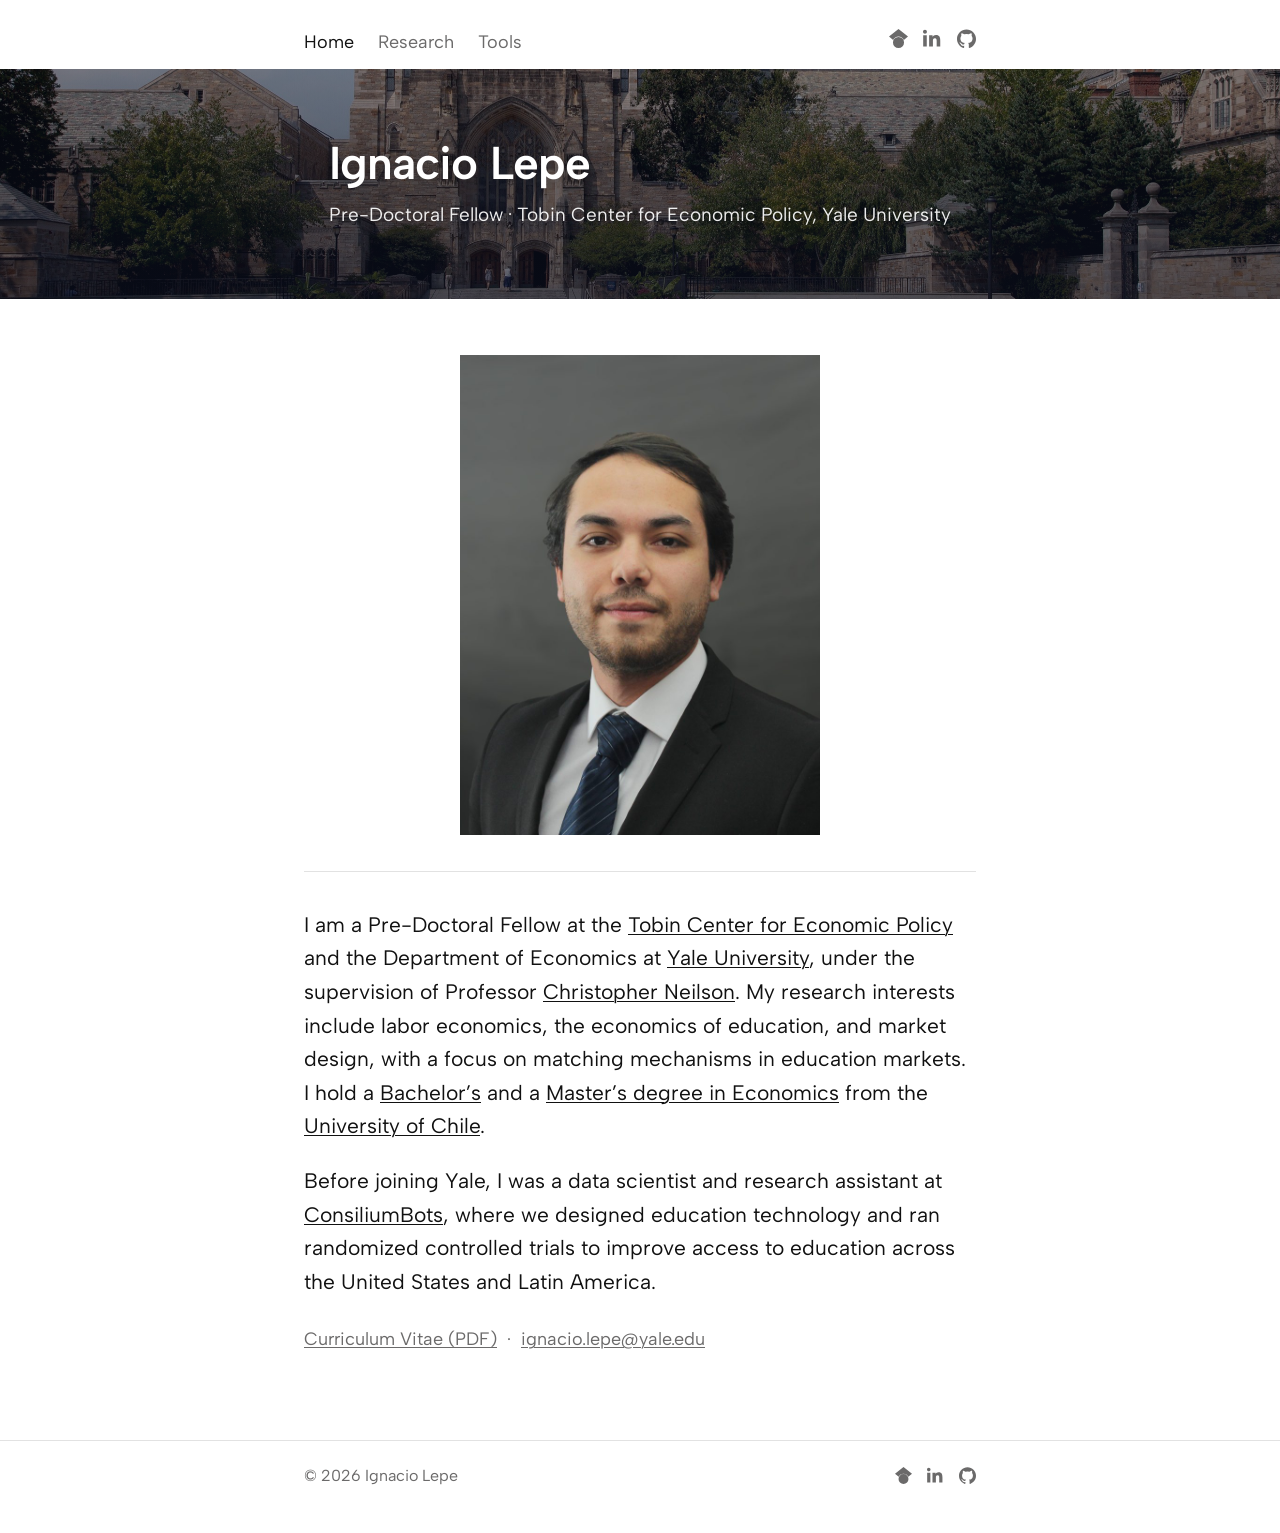
<file: index.html>
<!DOCTYPE html>
<html lang="en">
<head>
  <meta charset="utf-8">
  <meta name="viewport" content="width=device-width, initial-scale=1">
  <title>Ignacio Lepe</title>
  <meta name="description" content="Ignacio Lepe, Pre-Doctoral Fellow at the Tobin Center for Economic Policy and the Department of Economics at Yale University. Research in labor economics, education, and market design.">
  <link rel="icon" href="assets/favicon.png" type="image/png">
  <link rel="apple-touch-icon" href="assets/favicon.png">
  <link rel="canonical" href="https://lepe.cl/">
  <meta property="og:title" content="Ignacio Lepe">
  <meta property="og:description" content="Pre-Doctoral Fellow at the Tobin Center for Economic Policy and the Department of Economics at Yale University.">
  <meta property="og:type" content="website">
  <meta property="og:url" content="https://lepe.cl/">
  <meta property="og:image" content="https://lepe.cl/assets/portrait.jpg">
  <meta name="twitter:card" content="summary">
  <link rel="stylesheet" href="css/style.css">
</head>
<body>
  <header class="masthead">
    <div class="wrap">
      <nav class="nav">
        <a href="index.html" class="active">Home</a>
        <a href="research.html">Research</a>
        <a href="tools.html">Tools</a>
      </nav>
      <span class="social">
        <a href="https://scholar.google.com/citations?user=OcEcKRQAAAAJ" target="_blank" rel="noopener" aria-label="Google Scholar"><svg viewBox="0 0 24 24" aria-hidden="true"><path d="M5.242 13.769L0 9.5 12 0l12 9.5-5.242 4.269C17.548 11.249 14.978 9.5 12 9.5c-2.977 0-5.548 1.748-6.758 4.269zM12 10a7 7 0 1 0 0 14 7 7 0 0 0 0-14z"/></svg></a>
        <a href="https://cl.linkedin.com/in/ignacio-lepe-6026b4215" target="_blank" rel="noopener" aria-label="LinkedIn"><svg viewBox="0 0 24 24" aria-hidden="true"><path d="M4.98 3.5C4.98 4.88 3.87 6 2.5 6S0 4.88 0 3.5 1.12 1 2.5 1s2.48 1.12 2.48 2.5zM.24 8h4.52v14H.24V8zm7.5 0h4.33v1.92h.06c.6-1.14 2.07-2.34 4.26-2.34 4.56 0 5.4 3 5.4 6.9V22h-4.52v-6.62c0-1.58-.03-3.62-2.2-3.62-2.2 0-2.54 1.72-2.54 3.5V22H7.74V8z"/></svg></a>
        <a href="https://github.com/IgnacioLepe" target="_blank" rel="noopener" aria-label="GitHub"><svg viewBox="0 0 24 24" aria-hidden="true"><path d="M12 .5C5.37.5 0 5.87 0 12.5c0 5.3 3.44 9.8 8.21 11.38.6.11.82-.26.82-.58 0-.29-.01-1.04-.02-2.04-3.34.73-4.04-1.61-4.04-1.61-.55-1.39-1.34-1.76-1.34-1.76-1.09-.75.08-.73.08-.73 1.2.09 1.84 1.24 1.84 1.24 1.07 1.84 2.8 1.31 3.49 1 .11-.78.42-1.31.76-1.61-2.67-.3-5.47-1.34-5.47-5.95 0-1.31.47-2.38 1.24-3.22-.13-.3-.54-1.52.11-3.18 0 0 1.01-.32 3.3 1.23a11.5 11.5 0 016 0c2.29-1.55 3.3-1.23 3.3-1.23.65 1.66.24 2.88.12 3.18.77.84 1.23 1.91 1.23 3.22 0 4.62-2.81 5.64-5.49 5.94.43.37.81 1.1.81 2.22 0 1.6-.01 2.9-.01 3.29 0 .32.21.7.82.58C20.56 22.3 24 17.8 24 12.5 24 5.87 18.63.5 12 .5z"/></svg></a>
      </span>
    </div>
  </header>

  <section class="pagehero" style="background-image: url('assets/bg-home.jpg'); background-position: center 75%;">
    <div class="wrap">
      <h1>Ignacio Lepe</h1>
      <p class="pagehero-sub">Pre-Doctoral Fellow &middot; Tobin Center for Economic Policy, Yale University</p>
    </div>
  </section>

  <main>
    <div class="wrap">
      <img class="portrait" src="assets/portrait.jpg" alt="Ignacio Lepe">

      <hr class="rule">

      <div class="bio">
        <p>I am a Pre-Doctoral Fellow at the <a href="https://tobin.yale.edu/" target="_blank" rel="noopener">Tobin Center for Economic Policy</a>
           and the Department of Economics at <a href="https://www.yale.edu" target="_blank" rel="noopener">Yale University</a>, under the
           supervision of Professor <a href="https://www.christopher-neilson.com/" target="_blank" rel="noopener">Christopher Neilson</a>.
           My research interests include labor economics, the economics of education, and market design,
           with a focus on matching mechanisms in education markets. I hold a
           <a href="https://admisionfen.cl/ingenieria-comercial/" target="_blank" rel="noopener">Bachelor&#8217;s</a>
           and a <a href="https://www.postgradouchile.cl/magister/magister-en-economia-full-time/" target="_blank" rel="noopener">Master&#8217;s degree in Economics</a>
           from the <a href="https://portaluchile.uchile.cl/" target="_blank" rel="noopener">University of Chile</a>.</p>

        <p>Before joining Yale, I was a data scientist and research assistant at <a href="https://www.consiliumbots.com/" target="_blank" rel="noopener">ConsiliumBots</a>,
           where we designed education technology and ran randomized controlled trials to improve access to education across
           the United States and Latin America.</p>
      </div>

      <p class="meta-line"><a href="cv/IL_CV.pdf" target="_blank" rel="noopener">Curriculum Vitae (PDF)</a> &nbsp;·&nbsp; <a href="mailto:ignacio.lepe@yale.edu">ignacio.lepe@yale.edu</a></p>
    </div>
  </main>

  <footer class="foot">
    <div class="wrap">
      <span>&copy; <span id="year">2026</span> Ignacio Lepe</span>
      <span class="social">
        <a href="https://scholar.google.com/citations?user=OcEcKRQAAAAJ" target="_blank" rel="noopener" aria-label="Google Scholar"><svg viewBox="0 0 24 24" aria-hidden="true"><path d="M5.242 13.769L0 9.5 12 0l12 9.5-5.242 4.269C17.548 11.249 14.978 9.5 12 9.5c-2.977 0-5.548 1.748-6.758 4.269zM12 10a7 7 0 1 0 0 14 7 7 0 0 0 0-14z"/></svg></a>
        <a href="https://cl.linkedin.com/in/ignacio-lepe-6026b4215" target="_blank" rel="noopener" aria-label="LinkedIn"><svg viewBox="0 0 24 24" aria-hidden="true"><path d="M4.98 3.5C4.98 4.88 3.87 6 2.5 6S0 4.88 0 3.5 1.12 1 2.5 1s2.48 1.12 2.48 2.5zM.24 8h4.52v14H.24V8zm7.5 0h4.33v1.92h.06c.6-1.14 2.07-2.34 4.26-2.34 4.56 0 5.4 3 5.4 6.9V22h-4.52v-6.62c0-1.58-.03-3.62-2.2-3.62-2.2 0-2.54 1.72-2.54 3.5V22H7.74V8z"/></svg></a>
        <a href="https://github.com/IgnacioLepe" target="_blank" rel="noopener" aria-label="GitHub"><svg viewBox="0 0 24 24" aria-hidden="true"><path d="M12 .5C5.37.5 0 5.87 0 12.5c0 5.3 3.44 9.8 8.21 11.38.6.11.82-.26.82-.58 0-.29-.01-1.04-.02-2.04-3.34.73-4.04-1.61-4.04-1.61-.55-1.39-1.34-1.76-1.34-1.76-1.09-.75.08-.73.08-.73 1.2.09 1.84 1.24 1.84 1.24 1.07 1.84 2.8 1.31 3.49 1 .11-.78.42-1.31.76-1.61-2.67-.3-5.47-1.34-5.47-5.95 0-1.31.47-2.38 1.24-3.22-.13-.3-.54-1.52.11-3.18 0 0 1.01-.32 3.3 1.23a11.5 11.5 0 016 0c2.29-1.55 3.3-1.23 3.3-1.23.65 1.66.24 2.88.12 3.18.77.84 1.23 1.91 1.23 3.22 0 4.62-2.81 5.64-5.49 5.94.43.37.81 1.1.81 2.22 0 1.6-.01 2.9-.01 3.29 0 .32.21.7.82.58C20.56 22.3 24 17.8 24 12.5 24 5.87 18.63.5 12 .5z"/></svg></a>
      </span>
    </div>
  </footer>

  <script>document.getElementById('year').textContent = new Date().getFullYear();</script>
  <script src="/js/analytics.js" defer></script>
</body>
</html>
</file>
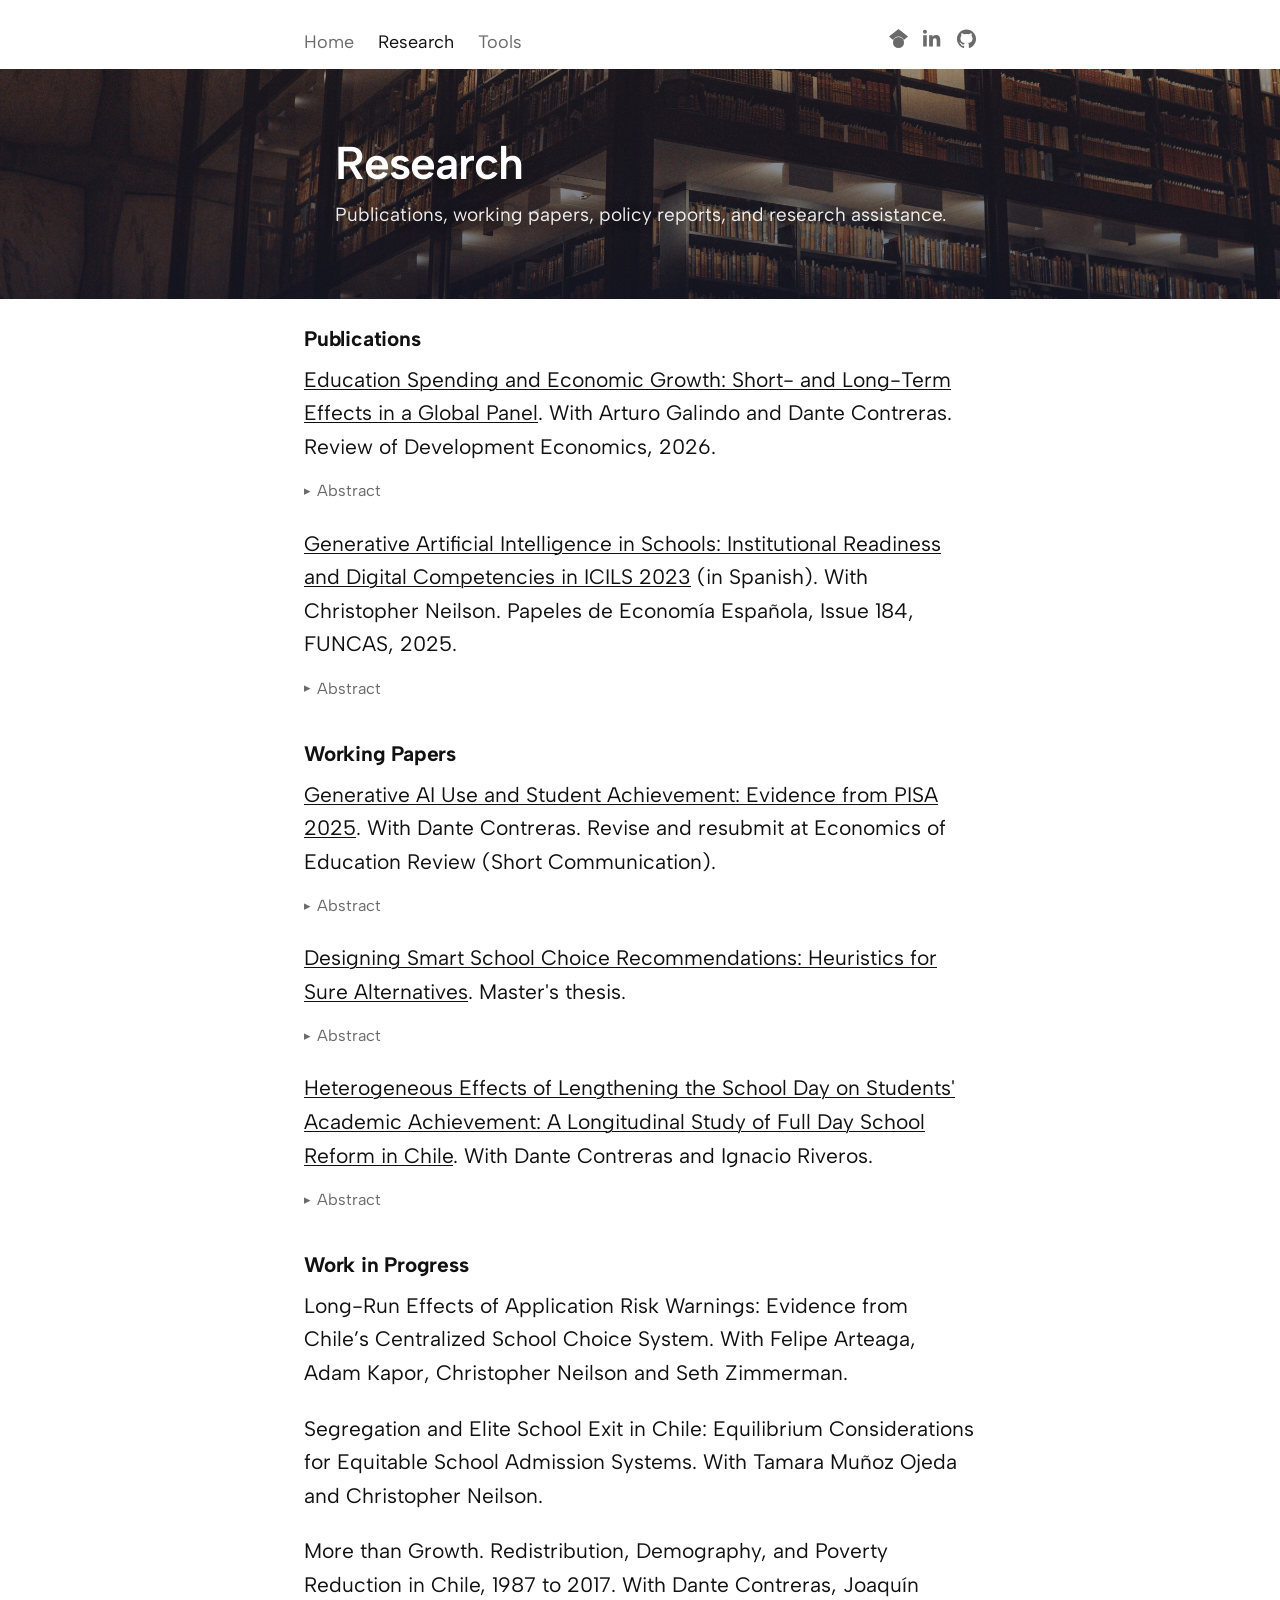
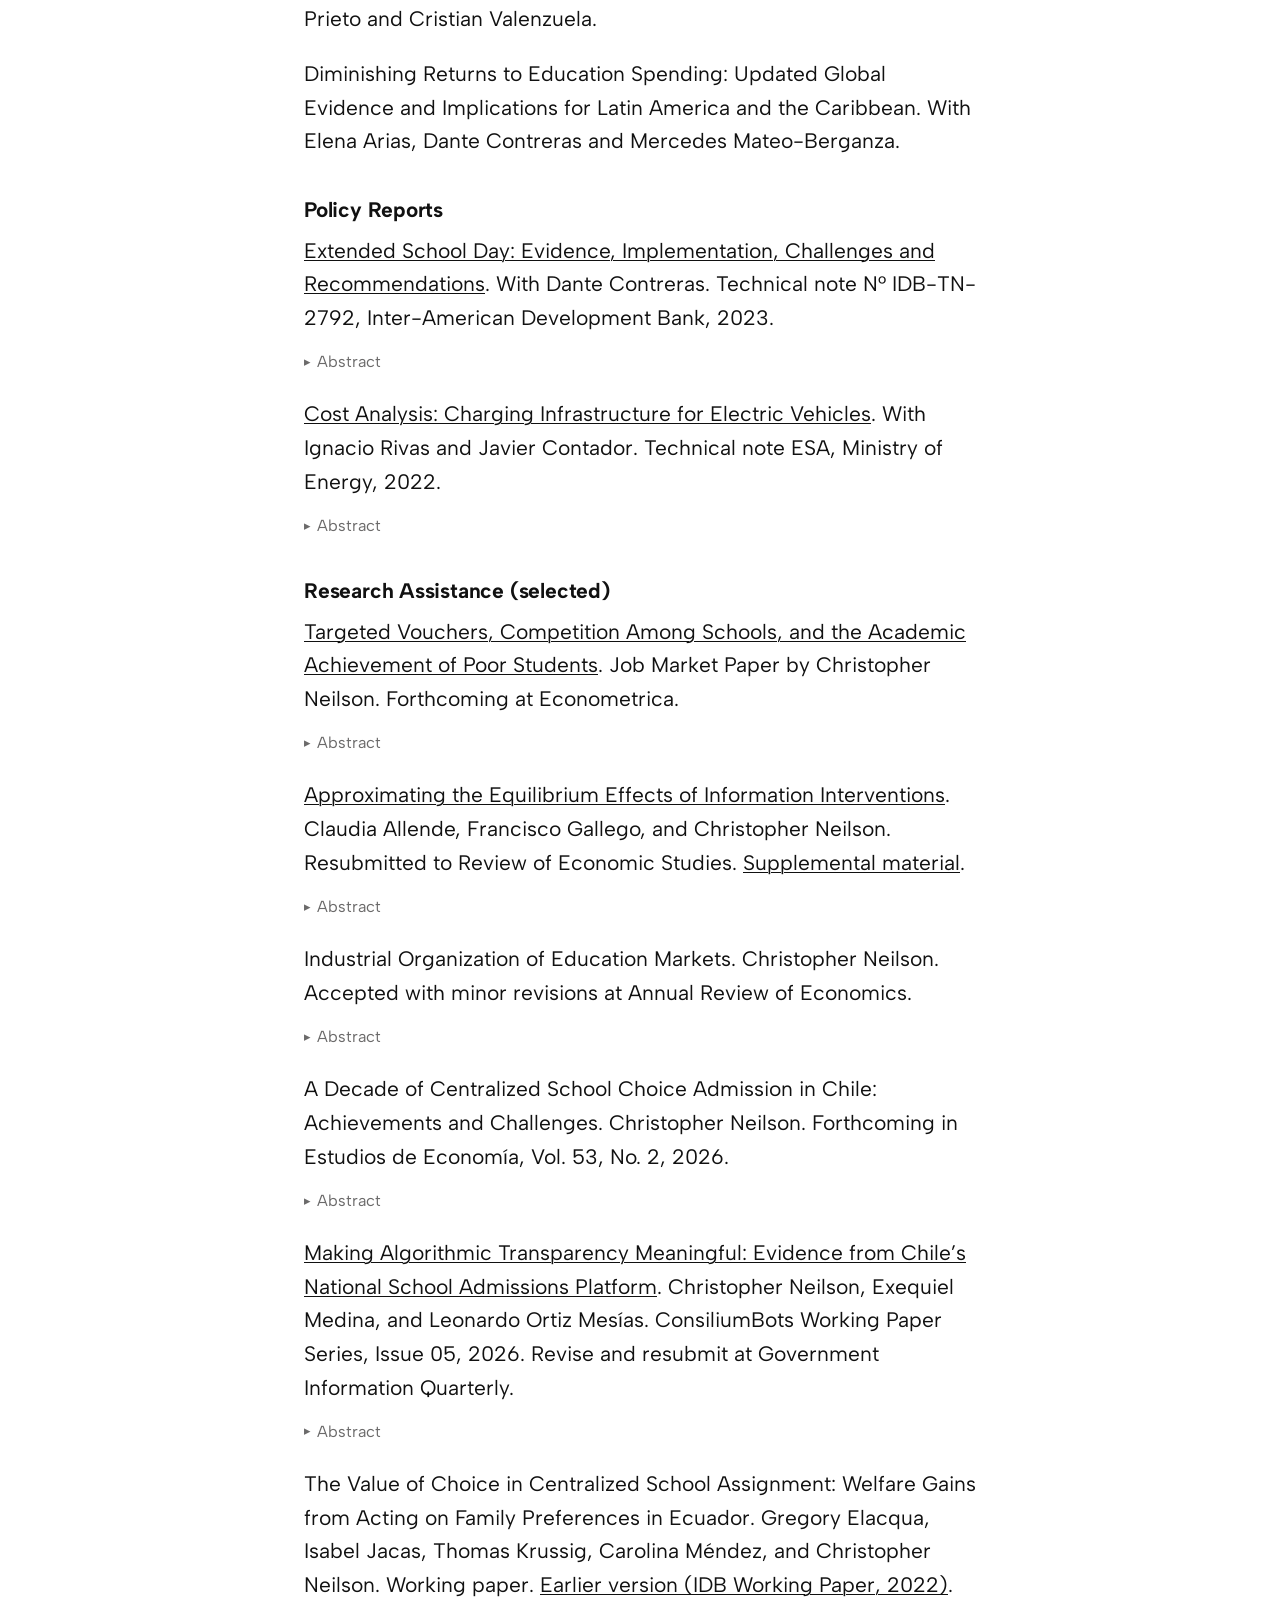
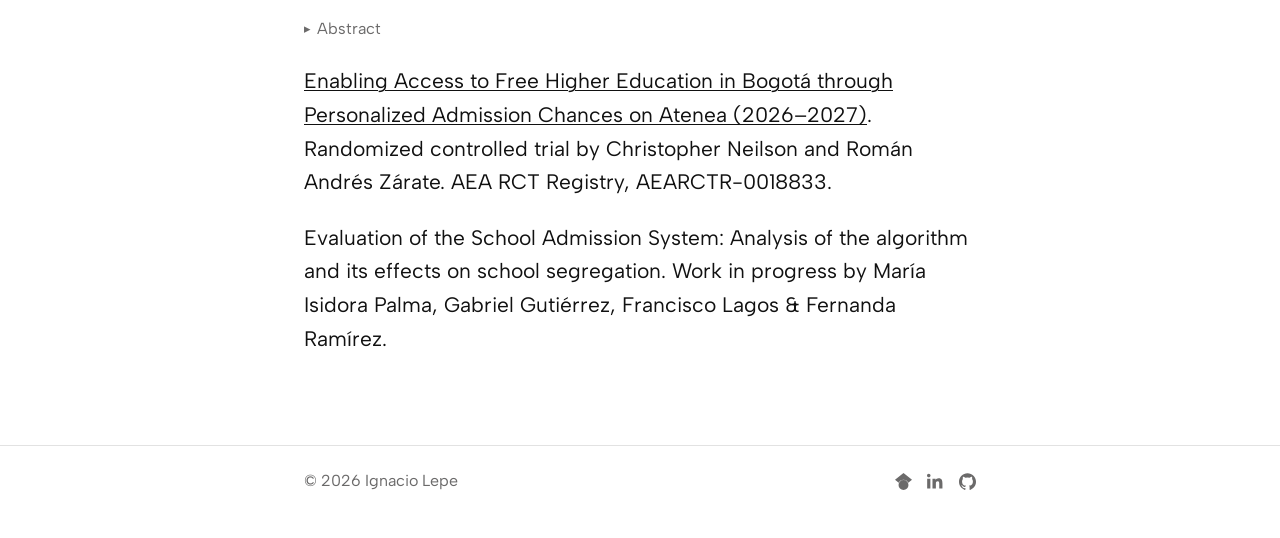
<file: research/index.html>
<!DOCTYPE html>
<html lang="en">
<head>
  <meta charset="utf-8">
  <title>Redirecting to lepe.cl/research.html</title>
  <link rel="canonical" href="https://lepe.cl/research.html">
  <meta http-equiv="refresh" content="0; url=/research.html">
  <meta name="robots" content="noindex">
  <script>location.replace("/research.html");</script>
</head>
<body>
  <p>This page has moved to <a href="/research.html">lepe.cl/research.html</a>.</p>
</body>
</html>
</file>
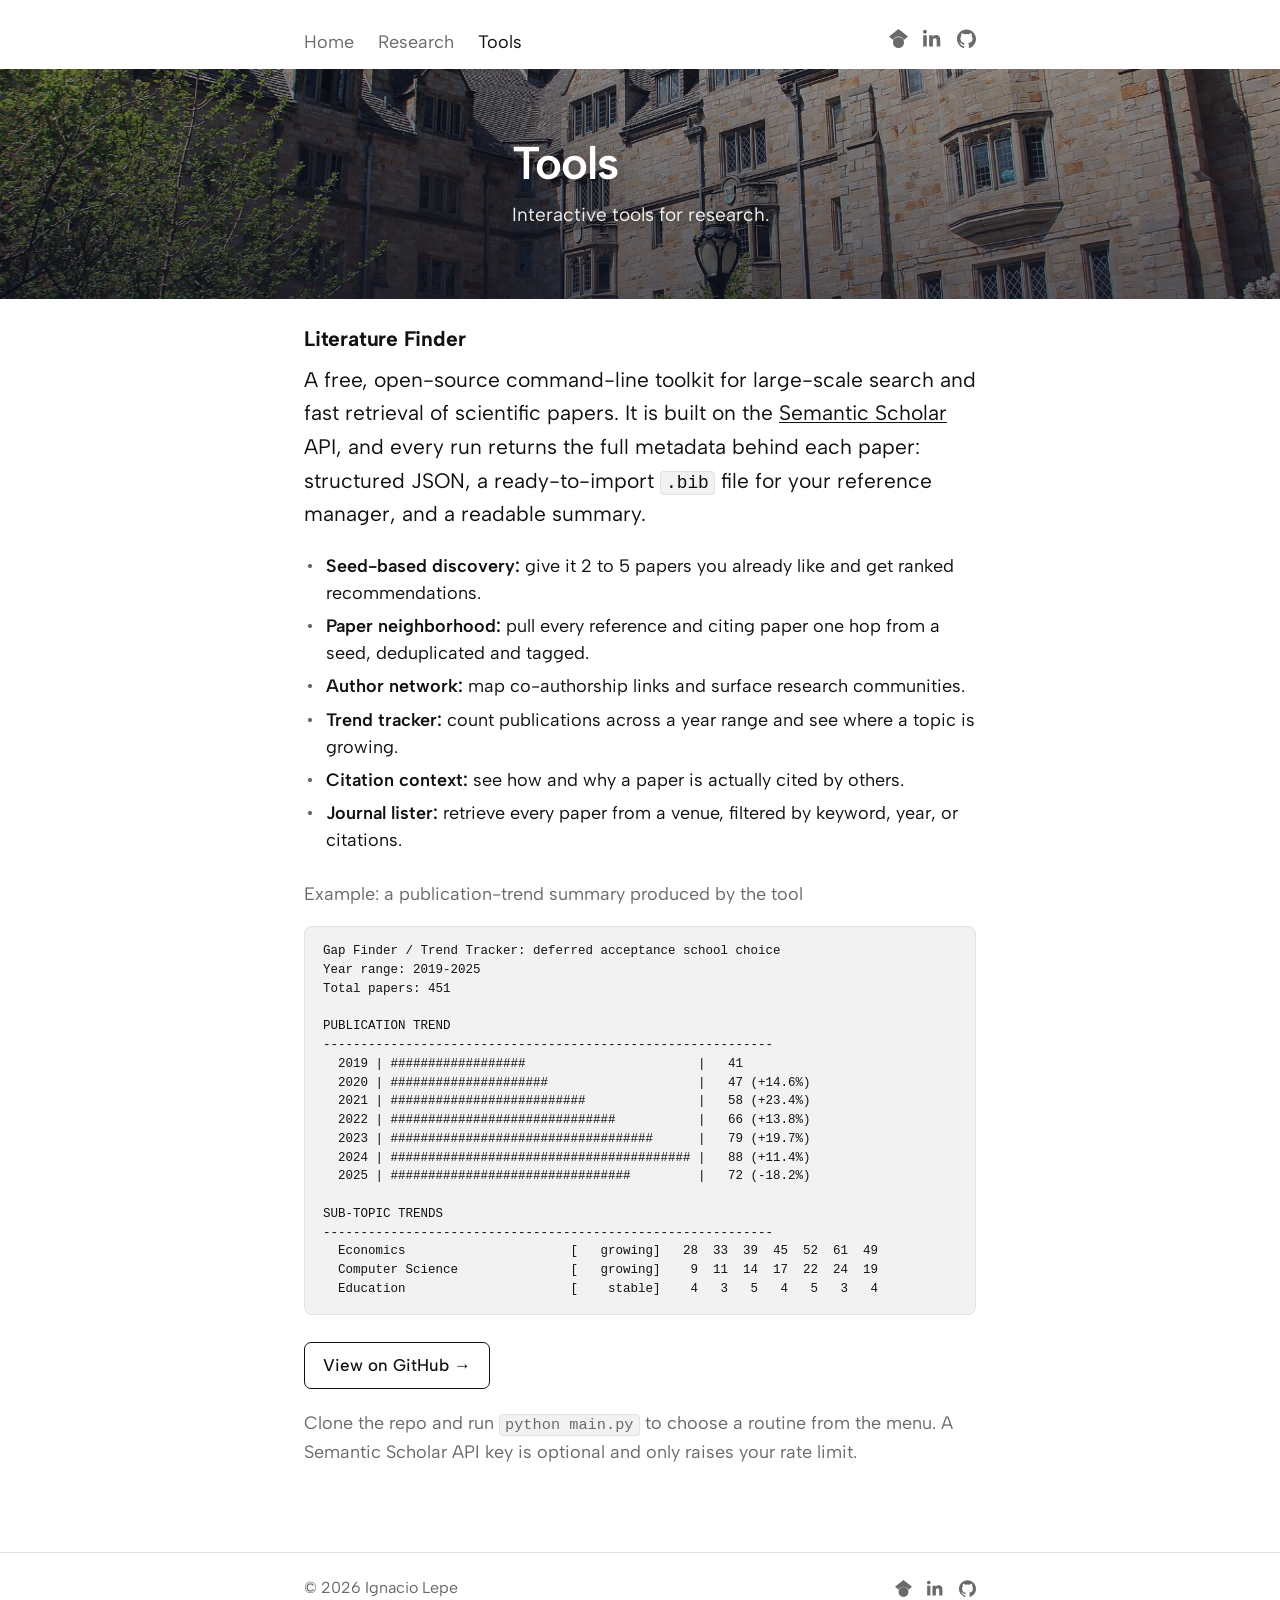
<file: resources/index.html>
<!DOCTYPE html>
<html lang="en">
<head>
  <meta charset="utf-8">
  <title>Redirecting to lepe.cl/tools.html</title>
  <link rel="canonical" href="https://lepe.cl/tools.html">
  <meta http-equiv="refresh" content="0; url=/tools.html">
  <meta name="robots" content="noindex">
  <script>location.replace("/tools.html");</script>
</head>
<body>
  <p>This page has moved to <a href="/tools.html">lepe.cl/tools.html</a>.</p>
</body>
</html>
</file>
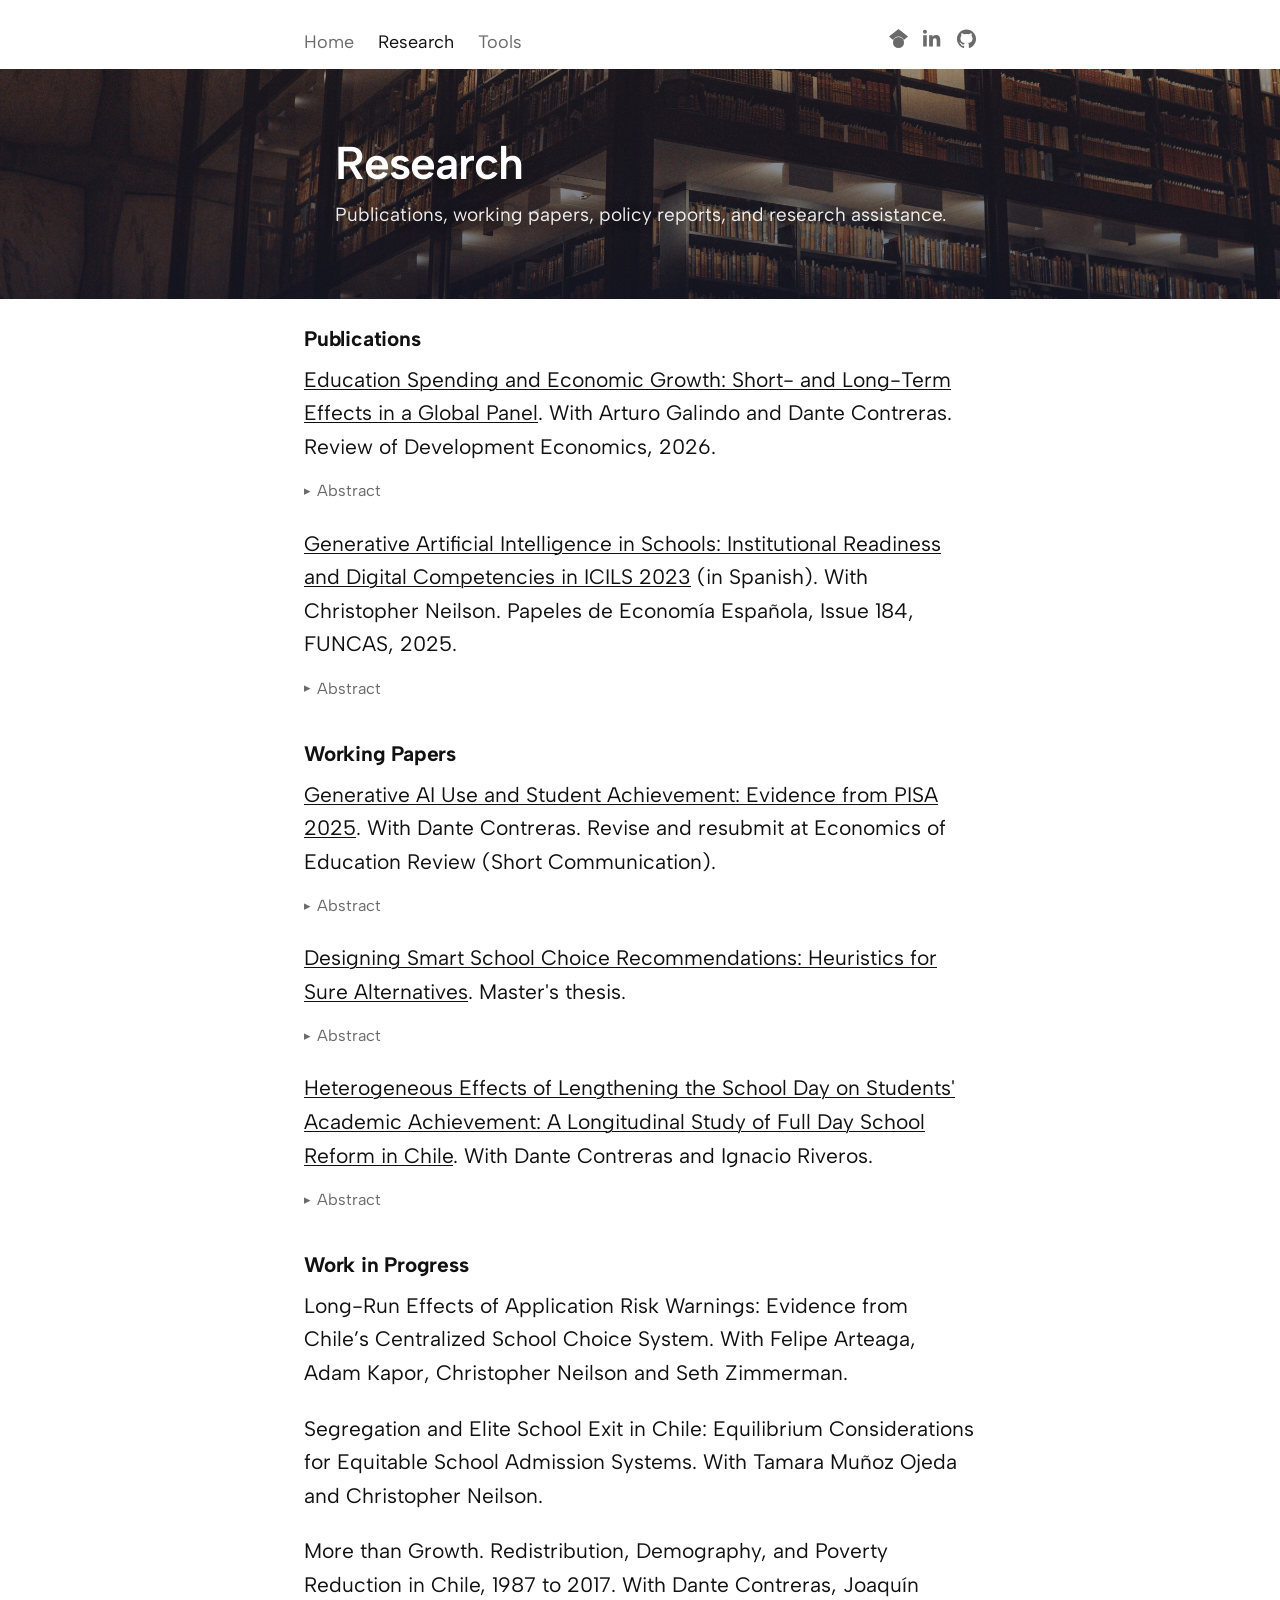
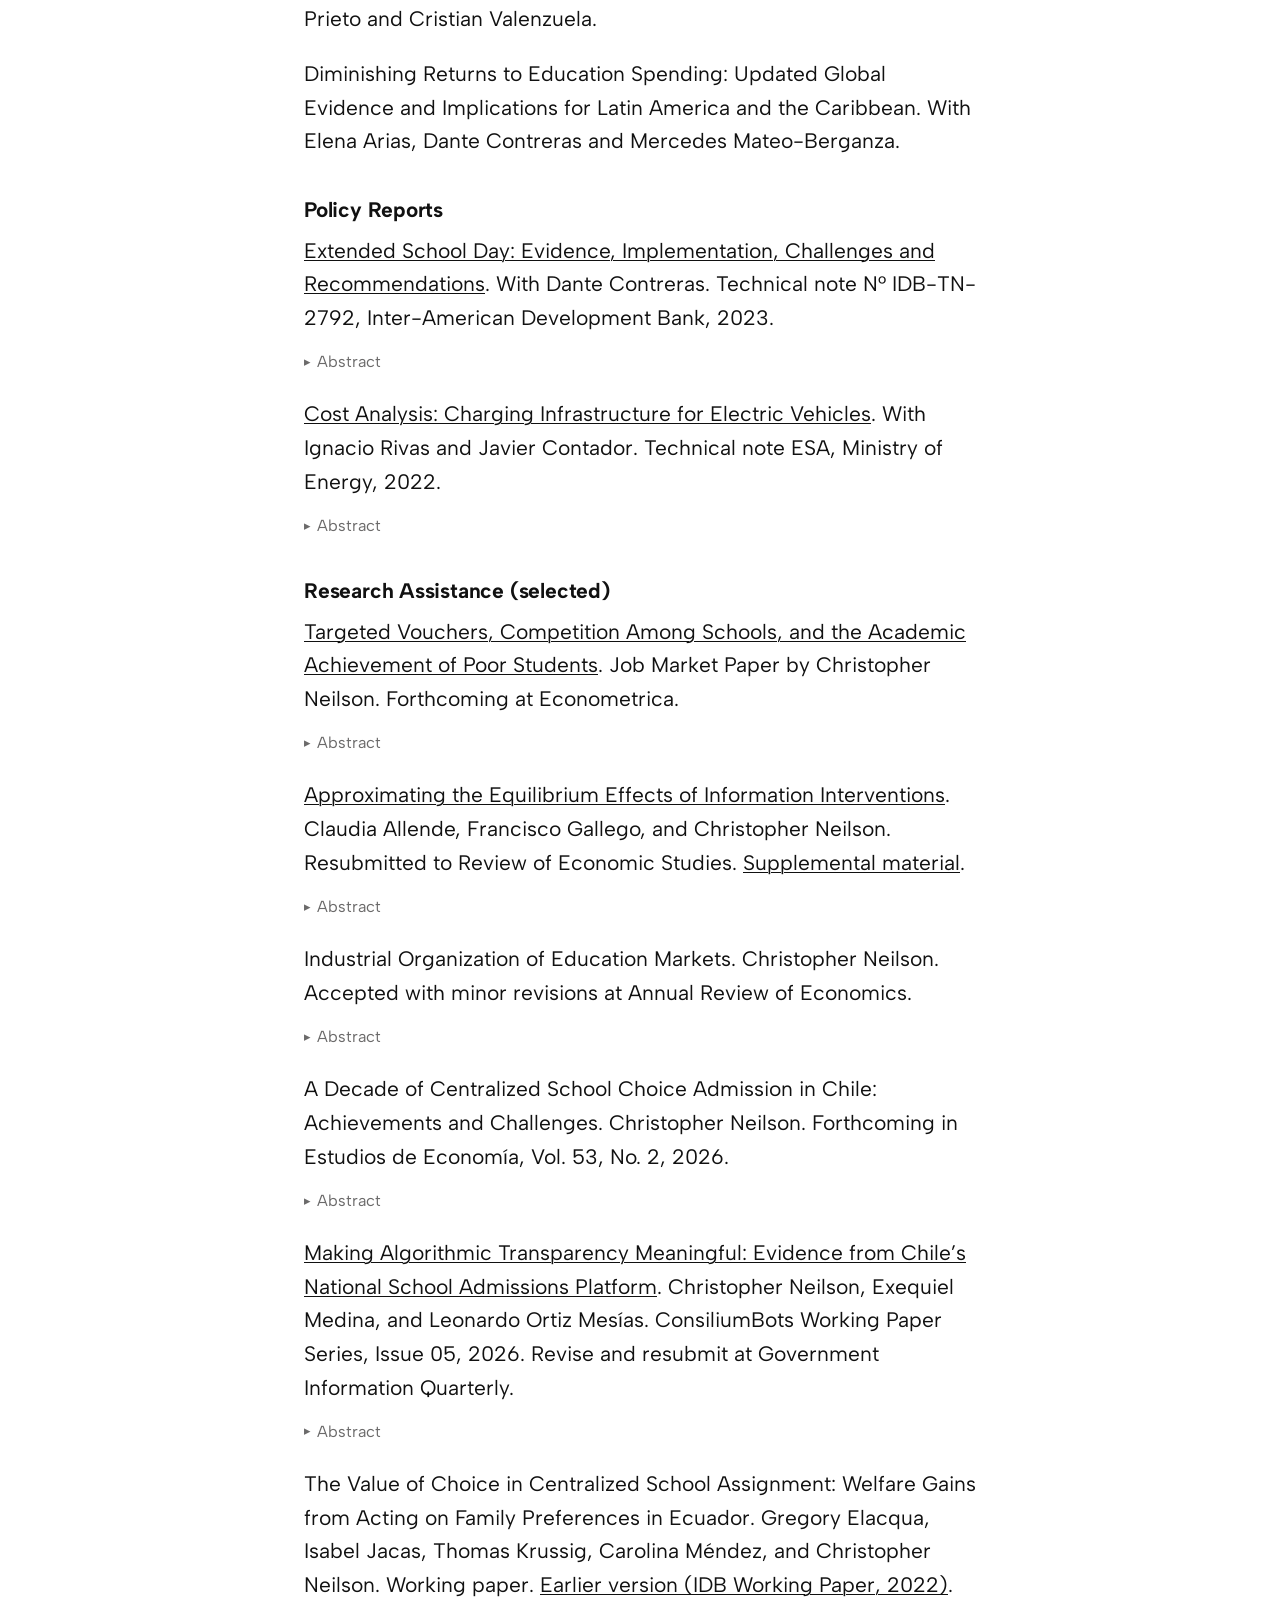
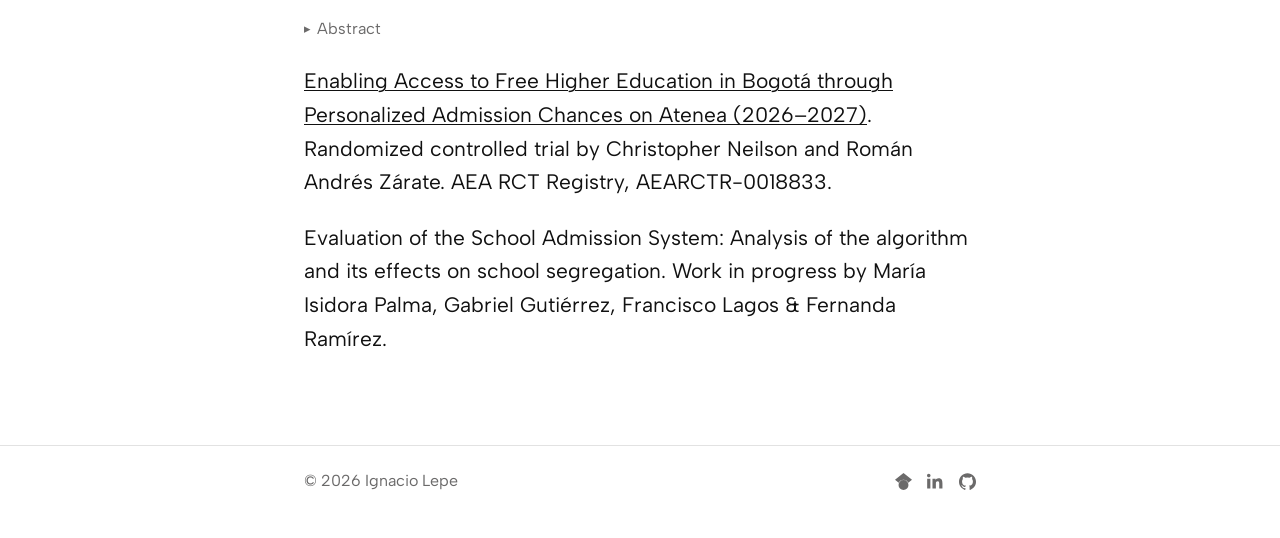
<file: research.html>
<!DOCTYPE html>
<html lang="en">
<head>
  <meta charset="utf-8">
  <meta name="viewport" content="width=device-width, initial-scale=1">
  <title>Research — Ignacio Lepe</title>
  <meta name="description" content="Research by Ignacio Lepe: published work, working papers, and research assistance in labor economics, education, and market design.">
  <link rel="canonical" href="https://lepe.cl/research.html">
  <meta property="og:title" content="Research">
  <meta property="og:description" content="Research by Ignacio Lepe: published work, working papers, and research assistance in labor economics, education, and market design.">
  <meta property="og:type" content="website">
  <meta property="og:url" content="https://lepe.cl/research.html">
  <meta property="og:image" content="https://lepe.cl/assets/portrait.jpg">
  <meta name="twitter:card" content="summary">
  <link rel="icon" href="assets/favicon.png" type="image/png">
  <link rel="stylesheet" href="css/style.css">
</head>
<body>
  <header class="masthead">
    <div class="wrap">
      <nav class="nav">
        <a href="index.html">Home</a>
        <a href="research.html" class="active">Research</a>
        <a href="tools.html">Tools</a>
      </nav>
      <span class="social">
        <a href="https://scholar.google.com/citations?user=OcEcKRQAAAAJ" target="_blank" rel="noopener" aria-label="Google Scholar"><svg viewBox="0 0 24 24" aria-hidden="true"><path d="M5.242 13.769L0 9.5 12 0l12 9.5-5.242 4.269C17.548 11.249 14.978 9.5 12 9.5c-2.977 0-5.548 1.748-6.758 4.269zM12 10a7 7 0 1 0 0 14 7 7 0 0 0 0-14z"/></svg></a>
        <a href="https://cl.linkedin.com/in/ignacio-lepe-6026b4215" target="_blank" rel="noopener" aria-label="LinkedIn"><svg viewBox="0 0 24 24" aria-hidden="true"><path d="M4.98 3.5C4.98 4.88 3.87 6 2.5 6S0 4.88 0 3.5 1.12 1 2.5 1s2.48 1.12 2.48 2.5zM.24 8h4.52v14H.24V8zm7.5 0h4.33v1.92h.06c.6-1.14 2.07-2.34 4.26-2.34 4.56 0 5.4 3 5.4 6.9V22h-4.52v-6.62c0-1.58-.03-3.62-2.2-3.62-2.2 0-2.54 1.72-2.54 3.5V22H7.74V8z"/></svg></a>
        <a href="https://github.com/IgnacioLepe" target="_blank" rel="noopener" aria-label="GitHub"><svg viewBox="0 0 24 24" aria-hidden="true"><path d="M12 .5C5.37.5 0 5.87 0 12.5c0 5.3 3.44 9.8 8.21 11.38.6.11.82-.26.82-.58 0-.29-.01-1.04-.02-2.04-3.34.73-4.04-1.61-4.04-1.61-.55-1.39-1.34-1.76-1.34-1.76-1.09-.75.08-.73.08-.73 1.2.09 1.84 1.24 1.84 1.24 1.07 1.84 2.8 1.31 3.49 1 .11-.78.42-1.31.76-1.61-2.67-.3-5.47-1.34-5.47-5.95 0-1.31.47-2.38 1.24-3.22-.13-.3-.54-1.52.11-3.18 0 0 1.01-.32 3.3 1.23a11.5 11.5 0 016 0c2.29-1.55 3.3-1.23 3.3-1.23.65 1.66.24 2.88.12 3.18.77.84 1.23 1.91 1.23 3.22 0 4.62-2.81 5.64-5.49 5.94.43.37.81 1.1.81 2.22 0 1.6-.01 2.9-.01 3.29 0 .32.21.7.82.58C20.56 22.3 24 17.8 24 12.5 24 5.87 18.63.5 12 .5z"/></svg></a>
      </span>
    </div>
  </header>

  <section class="pagehero" style="background-image: url('assets/beinecke.jpg');">
    <div class="wrap">
      <h1>Research</h1>
      <p class="pagehero-sub">Publications, working papers, policy reports, and research assistance.</p>
    </div>
  </section>

  <main>
    <div class="wrap">
      <h2 class="label">Publications</h2>
      <div class="entry">
        <p><a href="papers/education-spending.html">Education Spending and Economic Growth: Short- and Long-Term Effects in a Global Panel</a>. With Arturo Galindo and Dante Contreras. Review of Development Economics, 2026.</p>
        <details class="abs"><summary>Abstract</summary><div class="abstract">The role of public education spending in promoting economic growth is widely debated, yet empirical evidence distinguishing short-run from long-run effects remains limited. This paper estimates these effects using a CS-ARDL model with error correction for a global panel of 107 countries (1970&ndash;2019), disaggregating spending by primary, secondary, and tertiary levels. A 1% increase in real per capita education expenditure is associated with 0.031% higher long-run output for aggregate spending, 0.019% for both primary and secondary, and 0.013% for tertiary, with significant effects in both the short and the long run. Higher educational achievement, proxied by PISA scores, amplifies the growth impact of spending. These findings underscore the role of education quality in enhancing the productivity of public investment.</div></details>
      </div>
      <div class="entry">
        <p><a href="papers/inteligencia-artificial.html">Generative Artificial Intelligence in Schools: Institutional Readiness and Digital Competencies in ICILS 2023</a> (in Spanish). With Christopher Neilson. Papeles de Economía Española, Issue 184, FUNCAS, 2025.</p>
        <details class="abs"><summary>Abstract</summary><div class="abstract">This study analyzes schools&rsquo; institutional readiness to adopt generative artificial intelligence (GenAI), using data from ICILS 2023. Given the limited empirical evidence on its adoption in schools, we propose a novel measurement approach using principal component analysis (PCA) that identifies three key dimensions: positive expectations, perceived risks, and institutionalization of GenAI use. We observe consistent socioeconomic gaps across countries: schools serving more vulnerable students are systematically less prepared to adopt GenAI, which could exacerbate educational inequalities if the technology improves productivity. We also find a positive statistical association between institutional readiness and students&rsquo; digital competencies. Our main contribution is a replicable metric for comparative research and monitoring, while also underscoring the importance of education policies focused on technological equity.</div></details>
      </div>

      <h2 class="label">Working Papers</h2>
      <div class="entry">
        <p><a href="papers/ai-use-pisa.html">Generative AI Use and Student Achievement: Evidence from PISA 2025</a>. With Dante Contreras. Revise and resubmit at Economics of Education Review (Short Communication).</p>
        <details class="abs"><summary>Abstract</summary><div class="abstract">PISA 2025 is the first cycle of the assessment to ask 15-year-olds how they use AI chatbots for schoolwork, where 54.2 percent of students in OECD countries report at least weekly use. Comparing schoolmates with similar backgrounds, we find that more AI use is associated with lower achievement. Among students with the same level of use, those who use it more for research and learning score higher than those who use it more for summarizing and drafting. The data are a single cross-section of self-reports, so these associations cannot show whether AI helps or harms learning.</div></details>
      </div>
      <div class="entry">
        <p><a href="papers/designing-smart-school-choice.html">Designing Smart School Choice Recommendations: Heuristics for Sure Alternatives</a>. Master's thesis.</p>
        <details class="abs"><summary>Abstract</summary><div class="abstract">I propose a school choice policy to recommend guaranteed school alternatives for students left unassigned under stable matching. By leveraging revealed preferences, I design a personalized recommendation mechanism that offers voluntary allocations to unlisted but potentially desirable nearby schools. Using rich administrative data from the Chilean school choice system, I simulate the proposed intervention across the full applicant pool to assess its general equilibrium effects on the resulting allocations. Results indicate that in the main round, the mechanism is able to (i) reduce the proportion of unmatched applicants by up to 50%, (ii) increase expected aggregate utility by 2&ndash;6%, and (iii) concentrate utility gains among applicants who apply to oversubscribed programs. To facilitate implementation, I develop a targeted submarket implementation that yields comparable improvements while preserving all original assignments. Overall, the policy offers a cost-effective and scalable solution to improve match outcomes by redistributing excess demand within centralized assignment systems.</div></details>
      </div>
      <div class="entry">
        <p><a href="papers/heterogeneous-effects-school-day.html">Heterogeneous Effects of Lengthening the School Day on Students' Academic Achievement: A Longitudinal Study of Full Day School Reform in Chile</a>. With Dante Contreras and Ignacio Riveros.</p>
        <details class="abs"><summary>Abstract</summary><div class="abstract">This paper studies the effects of a large and gradual increase in the Chilean school day over students&rsquo; academic achievement. We exploit a gradual and exogenous variation produced by the reform with an innovative measure of exposure to longer school day treatment. Using longitudinal data at an individual level and a fixed-effects strategy, we find that in the long run, this reform had no relevant effect on students&rsquo; standardized test scores nor higher education enrollment. However, this paper found heterogeneous response to additional instructional time by gender, type of school, and socioeconomic status. These results are robust to the inclusion of several covariates and insensible to the cohort selection.</div></details>
      </div>

      <h2 class="label">Work in Progress</h2>
      <p class="entry">Long-Run Effects of Application Risk Warnings: Evidence from Chile&rsquo;s Centralized School Choice System. With Felipe Arteaga, Adam Kapor, Christopher Neilson and Seth Zimmerman.</p>
      <p class="entry">Segregation and Elite School Exit in Chile: Equilibrium Considerations for Equitable School Admission Systems. With Tamara Muñoz Ojeda and Christopher Neilson.</p>
      <p class="entry">More than Growth. Redistribution, Demography, and Poverty Reduction in Chile, 1987 to 2017. With Dante Contreras, Joaquín Prieto and Cristian Valenzuela.</p>
      <p class="entry">Diminishing Returns to Education Spending: Updated Global Evidence and Implications for Latin America and the Caribbean. With Elena Arias, Dante Contreras and Mercedes Mateo-Berganza.</p>

      <h2 class="label">Policy Reports</h2>
      <div class="entry">
        <p><a href="papers/extended-school-day.html">Extended School Day: Evidence, Implementation, Challenges and Recommendations</a>. With Dante Contreras. Technical note N° IDB-TN-2792, Inter-American Development Bank, 2023.</p>
        <details class="abs"><summary>Abstract</summary><div class="abstract">This study reviews evidence on implementing the extended school day (ESD), a policy adopted across Latin America to improve academic results and educational quality, especially in schools serving vulnerable students. Drawing on the experiences of Chile, Colombia, Pernambuco (Brazil), and Portugal, it finds that ESD requires high funding and maintenance costs and detailed planning, and that its effects on standardized academic performance are marginal in most settings, though Pernambuco stands out as a success. Beyond test scores, the region shows ample evidence of socioemotional, family, and community benefits, including lower school dropout and teenage pregnancy and greater female labor-force participation. The note discusses the main implementation challenges (infrastructure, cost, organizational planning, national coordination, pedagogical redesign, and community engagement) and proposes strategies to mitigate them, such as starting with pilot programs and phasing in the reform gradually.</div></details>
      </div>
      <div class="entry">
        <p><a href="papers/cost-analysis-ev.html">Cost Analysis: Charging Infrastructure for Electric Vehicles</a>. With Ignacio Rivas and Javier Contador. Technical note ESA, Ministry of Energy, 2022.</p>
        <details class="abs"><summary>Abstract</summary><div class="abstract">Published by Chile&rsquo;s Energy Sustainability Agency (AgenciaSE) for the third consecutive year, this report analyzes the costs of charging infrastructure (CI) for electric vehicles in Chile, with particular attention to projects on public land and volume-based discount estimates across categories. Based on primary data collection, it documents a rise in prices over the past year, most pronounced for higher-power projects, linked to global inflation, higher transport costs, and supply-chain constraints. It characterizes the Chilean CI market as incipient but growing, with new infrastructure providers, more trained installers, and emerging cost-optimization strategies, and aims to reduce information asymmetries and foster a more competitive charging market.</div></details>
      </div>

      <h2 class="label">Research Assistance (selected)</h2>
      <div class="entry">
        <p><a href="https://www.christopher-neilson.com/work/targeted-vouchers.html" target="_blank" rel="noopener">Targeted Vouchers, Competition Among Schools, and the Academic Achievement of Poor Students</a>. Job Market Paper by Christopher Neilson. Forthcoming at Econometrica.</p>
        <details class="abs"><summary>Abstract</summary><div class="abstract">I develop a model of supply and demand with imperfect competition to study the primary education market in Chile. I use this framework to analyze how voucher policy affects incentives for schools to supply quality. First, I provide evidence that introducing a voucher targeted at poorer students led schools to improve quality. Next, I estimate demand and use the estimates to quantify the mechanisms that incentivized for-profit schools to improve. My estimates indicate that under a flat voucher system, schools leverage market power to reduce quality below the competitive benchmark, particularly in the poorest neighborhoods where competitive incentives are weakest. My results indicate the introduction of a targeted voucher policy reduced schools&rsquo; market power and increased marginal revenue, improving observed school quality. These findings provide evidence that targeted vouchers enhanced academic achievement and equity by increasing resources for schools and intensifying competition where it was previously lacking.</div></details>
      </div>
      <div class="entry">
        <p><a href="https://claudiaallendesc.github.io/papers/equilibrium-informed-school-choice-2026.pdf" target="_blank" rel="noopener">Approximating the Equilibrium Effects of Information Interventions</a>. Claudia Allende, Francisco Gallego, and Christopher Neilson. Resubmitted to Review of Economic Studies. <a href="https://claudiaallendesc.github.io/papers/equilibrium-informed-school-choice-online-appendix-2026.pdf" target="_blank" rel="noopener">Supplemental material</a>.</p>
        <details class="abs"><summary>Abstract</summary><div class="abstract">We study how information about school quality affects school choice and what happens when such an intervention is scaled up. In a randomized trial in Chile, families offered a short video and personalized school report card choose schools with higher test scores and value added. Treated children score 0.2 standard deviations higher on standardized tests, with gains persisting sixteen years later. We embed the experimentally identified demand shift in a structural model of school choice and competition to study equilibrium effects at scale. Capacity constraints and centralized assignment attenuate the demand-side gains, but the same shift in demand strengthens schools&rsquo; incentives to improve quality, and the supply response more than offsets the congestion effect. Extrapolating directly from the experiment would understate, not overstate, the policy&rsquo;s equilibrium impact. We use the model to guide the design of a follow-up cluster-randomized experiment, focusing on the tradeoff between statistical power and equilibrium spillovers.</div></details>
      </div>
      <div class="entry">
        <p>Industrial Organization of Education Markets. Christopher Neilson. Accepted with minor revisions at Annual Review of Economics.</p>
        <details class="abs"><summary>Abstract</summary><div class="abstract">This article reviews the growing literature studying the industrial organization of education markets. It synthesizes theory and evidence to study markets both when prices clear and when centralized mechanisms allocate seats without price adjustment. The review demonstrates how modeling families&rsquo; problems&mdash;alongside schools&rsquo; supply decisions&mdash;yields policy-relevant insights. The pragmatic toolkit estimates demand and supply primitives using revealed preferences, detailed microdata, and instruments drawn from policy changes or natural experiments. The empirical industrial organization framework simulates equilibrium under alternative policies to quantify welfare and distributional effects. The framework extends to entry-exit dynamics, allowing policy evaluation to account for supply responses over time. Focusing on K&ndash;12 education, it examines vouchers and targeted subsidies, charter entry, funding formulas, information interventions, and assignment mechanism design. The article concludes with a research agenda spanning supply responses under centralized assignment, entry and quality-investment dynamics, teacher and staffing markets, and platform design.</div></details>
      </div>
      <div class="entry">
        <p>A Decade of Centralized School Choice Admission in Chile: Achievements and Challenges. Christopher Neilson. Forthcoming in Estudios de Economía, Vol. 53, No. 2, 2026.</p>
        <details class="abs"><summary>Abstract</summary><div class="abstract">This paper reviews the first decade of Chile&rsquo;s <em>Sistema de Admisión Escolar</em> (SAE), a national platform that replaced fragmented admissions with a coordinated assignment institution designed to reduce strategic incentives, cover public and private-subsidized schools, and ensure algorithmic transparency. Its staggered 2016&ndash;2019 rollout created a research-policy loop using administrative data, surveys, experiments, and quasi-experimental designs. The central lesson is that reducing strategic ranking incentives is necessary but not sufficient: families also need help forming realistic beliefs about admission chances and using that information to search and apply effectively. By 2025, 82.6% of applicants were assigned to one of their top three listed schools and 92.8% to a listed preference, but non-placement remained geographically concentrated. We synthesize this evidence and add one contribution of our own: linked records showing a large in-year aftermarket outside SAE&rsquo;s equity priorities. Two companion papers add new results: risk-warning effects replicate through 2023 and extend to later test scores, and low-income students gained access to oversubscribed schools despite supply constraints, residential stratification, and private-sector exit.</div></details>
      </div>
      <div class="entry">
        <p><a href="https://consiliumbots.github.io/working-papers-cb/algorithmic_transparency/working_paper/algorithmic_transparency.pdf" target="_blank" rel="noopener">Making Algorithmic Transparency Meaningful: Evidence from Chile&rsquo;s National School Admissions Platform</a>. Christopher Neilson, Exequiel Medina, and Leonardo Ortiz Mesías. ConsiliumBots Working Paper Series, Issue 05, 2026. Revise and resubmit at Government Information Quarterly.</p>
        <details class="abs"><summary>Abstract</summary><div class="abstract">Governments worldwide increasingly deploy algorithmic systems to allocate scarce public goods. The dominant transparency paradigm focuses on expert audit rather than citizen comprehension. We propose a substantive standard, Meaningful Algorithmic Transparency (MAT): information delivered to affected users must be proactive (placed into awareness, not merely published), tailored (referring to the user&rsquo;s decision context), and actionable (delivered before the decision closes). We develop the argument through Chile&rsquo;s Sistema de Admisión Escolar (SAE), a national school admissions platform serving roughly 470,000 families per year. Two measurements document the residual comprehension gap. Linking the SAE Satisfaction Survey to administrative truth for four cycles (2020&ndash;2023, N&asymp;140,000), we show that families systematically overstate their placement probability: among applicants the platform can pre-identify as high-risk, the median family believes the risk is around 20% when it is in fact around 80%. The bias is uneven: at the same objective risk, lower-SES applicants understate by more, with a conditional gradient that is statistically stable across all four cycles. In the SAE Parent Surveys (2023&ndash;25), self-reported familiarity with a key procedural rule nearly doubled across cycles while verifiable comprehension barely moved (2.3% to 4.9%). The comprehension gap is therefore persistent and unevenly distributed, falling more heavily on the families whose outcomes most depend on effective information delivery, even when the underlying mechanism gives those families priority. We propose six operational components and show how Chile&rsquo;s existing regulatory architecture (access-to-information law, algorithmic-transparency recommendations, data-protection safeguards, and sector-specific regulation) can be articulated to make the standard enforceable.</div></details>
      </div>
      <div class="entry">
        <p>The Value of Choice in Centralized School Assignment: Welfare Gains from Acting on Family Preferences in Ecuador. Gregory Elacqua, Isabel Jacas, Thomas Krussig, Carolina Méndez, and Christopher Neilson. Working paper. <a href="https://doi.org/10.18235/0004676" target="_blank" rel="noopener">Earlier version (IDB Working Paper, 2022)</a>.</p>
        <details class="abs"><summary>Abstract</summary><div class="abstract">We study a 2021 reform in Manta, Ecuador, that replaced one centralized assignment rule with another: a rule minimising home-to-school distance gave way to a deferred-acceptance mechanism acting on truthfully elicited, rank-ordered preferences. Because a single, coordinated, largely digital algorithm cleared the market both before and after, the only change was the objective it optimised&mdash;from proximity to preferences. This isolates the welfare value of incorporating household preferences while holding coordination fixed, a separation the move <em>out of</em> uncoordinated assignment studied for New York could not provide, and the counterfactual faced by the many systems that assign by proximity or catchment area. A distance rule looks nearly optimal, since most families rank their nearest school first; yet more than a quarter do not, and acting on their preferences raises the share of applicants placed in a listed school from 50% to 78%, and in their first choice from 42% to 70%, at a cost of only 0.32 km of additional travel. Estimating preferences from the submitted rankings, we find that deferred acceptance recovers about 99.6% of the attainable welfare in the entry grade&mdash;an essentially unselected cohort entering the system fresh&mdash;while further efficiency-enhancing mechanisms add almost nothing; the gains come from eliciting preferences, not from the choice of algorithm. They also appear <em>progressive</em>: lower-socioeconomic-status families, proxied by neighbourhood schooling, gain the most. As coordinated, digital choice systems spread across the developing world, our central qualitative finding&mdash;that the algorithm matters far less than whether the system acts on preferences&mdash;replicates the New York evidence in a very different setting.</div></details>
      </div>
      <p class="entry"><a href="https://www.socialscienceregistry.org/trials/18833" target="_blank" rel="noopener">Enabling Access to Free Higher Education in Bogotá through Personalized Admission Chances on Atenea (2026&ndash;2027)</a>. Randomized controlled trial by Christopher Neilson and Román Andrés Zárate. AEA RCT Registry, AEARCTR-0018833.</p>
      <p class="entry">Evaluation of the School Admission System: Analysis of the algorithm and its effects on school segregation. Work in progress by María Isidora Palma, Gabriel Gutiérrez, Francisco Lagos &amp; Fernanda Ramírez.</p>
    </div>
  </main>

  <footer class="foot">
    <div class="wrap">
      <span>&copy; <span id="year">2026</span> Ignacio Lepe</span>
      <span class="social">
        <a href="https://scholar.google.com/citations?user=OcEcKRQAAAAJ" target="_blank" rel="noopener" aria-label="Google Scholar"><svg viewBox="0 0 24 24" aria-hidden="true"><path d="M5.242 13.769L0 9.5 12 0l12 9.5-5.242 4.269C17.548 11.249 14.978 9.5 12 9.5c-2.977 0-5.548 1.748-6.758 4.269zM12 10a7 7 0 1 0 0 14 7 7 0 0 0 0-14z"/></svg></a>
        <a href="https://cl.linkedin.com/in/ignacio-lepe-6026b4215" target="_blank" rel="noopener" aria-label="LinkedIn"><svg viewBox="0 0 24 24" aria-hidden="true"><path d="M4.98 3.5C4.98 4.88 3.87 6 2.5 6S0 4.88 0 3.5 1.12 1 2.5 1s2.48 1.12 2.48 2.5zM.24 8h4.52v14H.24V8zm7.5 0h4.33v1.92h.06c.6-1.14 2.07-2.34 4.26-2.34 4.56 0 5.4 3 5.4 6.9V22h-4.52v-6.62c0-1.58-.03-3.62-2.2-3.62-2.2 0-2.54 1.72-2.54 3.5V22H7.74V8z"/></svg></a>
        <a href="https://github.com/IgnacioLepe" target="_blank" rel="noopener" aria-label="GitHub"><svg viewBox="0 0 24 24" aria-hidden="true"><path d="M12 .5C5.37.5 0 5.87 0 12.5c0 5.3 3.44 9.8 8.21 11.38.6.11.82-.26.82-.58 0-.29-.01-1.04-.02-2.04-3.34.73-4.04-1.61-4.04-1.61-.55-1.39-1.34-1.76-1.34-1.76-1.09-.75.08-.73.08-.73 1.2.09 1.84 1.24 1.84 1.24 1.07 1.84 2.8 1.31 3.49 1 .11-.78.42-1.31.76-1.61-2.67-.3-5.47-1.34-5.47-5.95 0-1.31.47-2.38 1.24-3.22-.13-.3-.54-1.52.11-3.18 0 0 1.01-.32 3.3 1.23a11.5 11.5 0 016 0c2.29-1.55 3.3-1.23 3.3-1.23.65 1.66.24 2.88.12 3.18.77.84 1.23 1.91 1.23 3.22 0 4.62-2.81 5.64-5.49 5.94.43.37.81 1.1.81 2.22 0 1.6-.01 2.9-.01 3.29 0 .32.21.7.82.58C20.56 22.3 24 17.8 24 12.5 24 5.87 18.63.5 12 .5z"/></svg></a>
      </span>
    </div>
  </footer>

  <script>document.getElementById('year').textContent = new Date().getFullYear();</script>
  <script src="/js/analytics.js" defer></script>
</body>
</html>
</file>
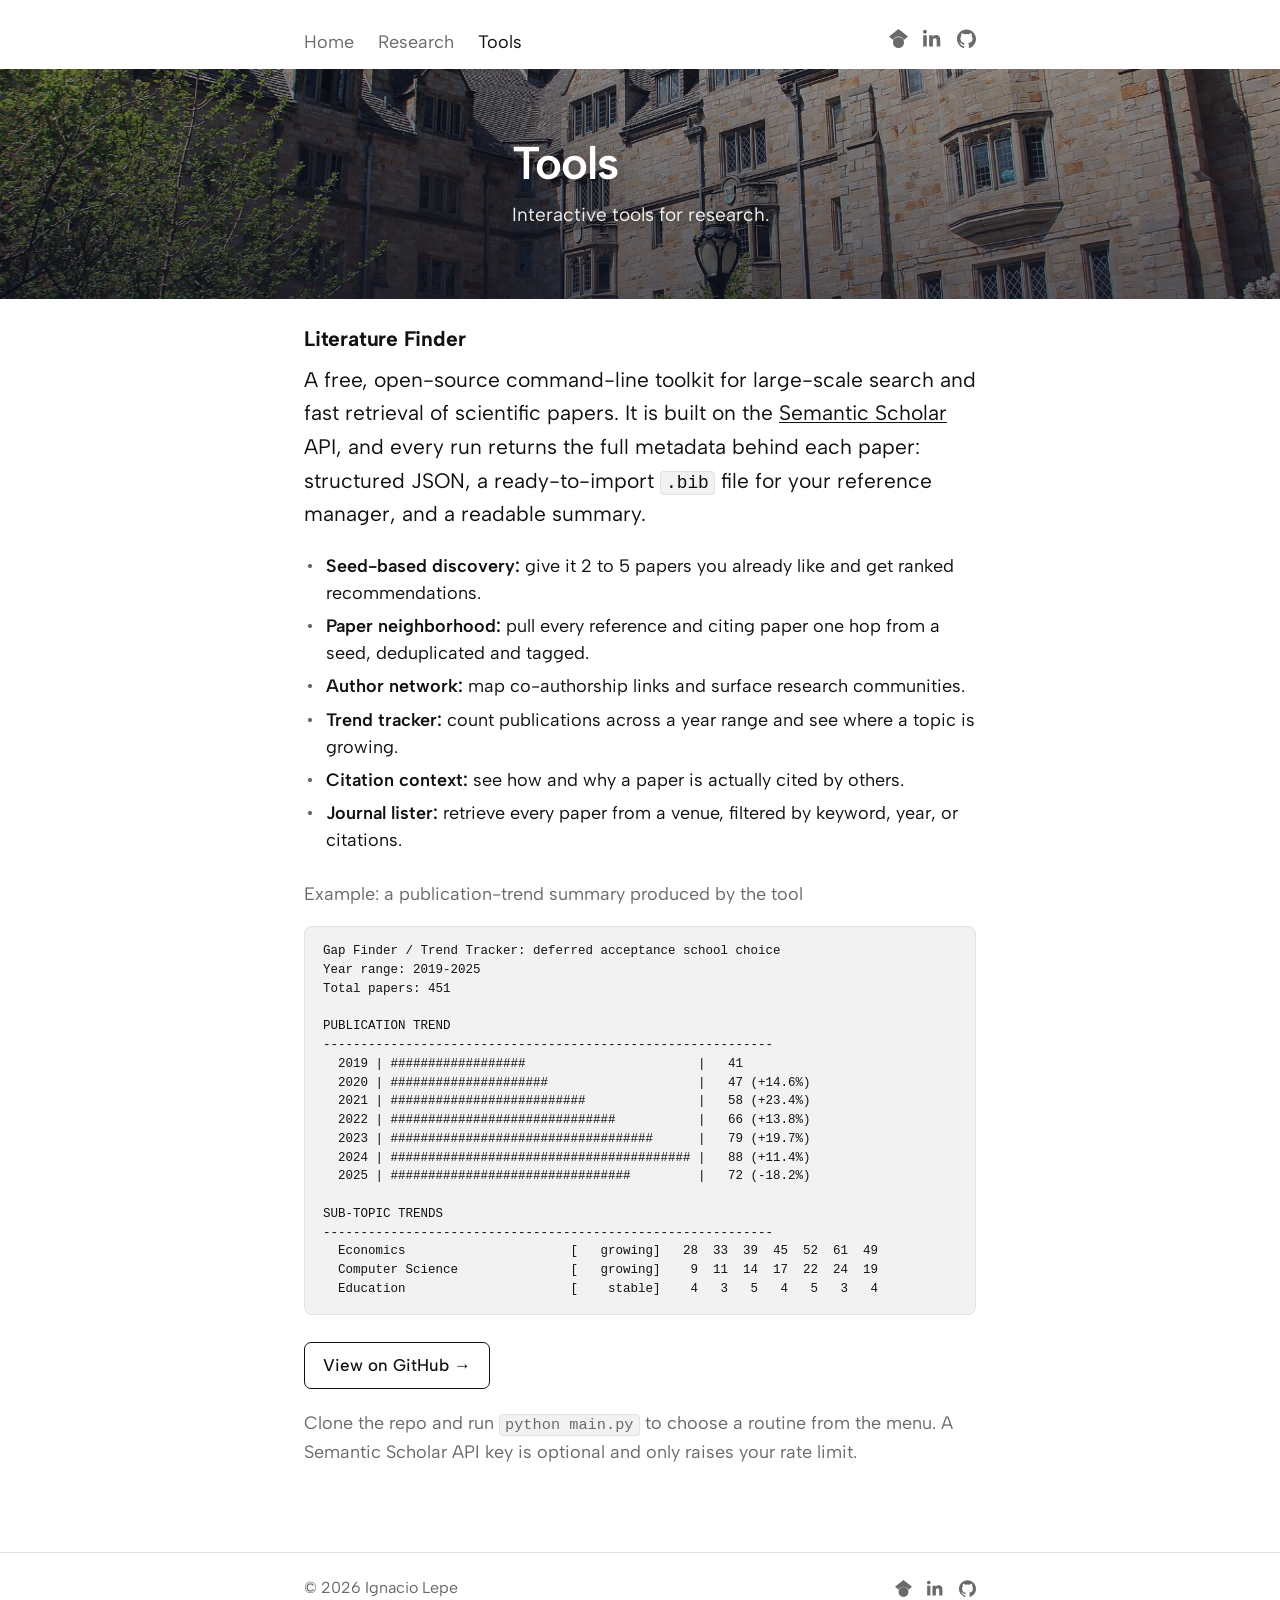
<file: tools.html>
<!DOCTYPE html>
<html lang="en">
<head>
  <meta charset="utf-8">
  <meta name="viewport" content="width=device-width, initial-scale=1">
  <title>Tools — Ignacio Lepe</title>
  <meta name="description" content="Interactive tools for research by Ignacio Lepe, including Literature Finder, a free toolkit for large-scale search and fast retrieval of scientific papers on the Semantic Scholar API.">
  <link rel="canonical" href="https://lepe.cl/tools.html">
  <meta property="og:title" content="Tools">
  <meta property="og:description" content="Interactive tools for research by Ignacio Lepe, including Literature Finder, a free toolkit for large-scale search and fast retrieval of scientific papers on the Semantic Scholar API.">
  <meta property="og:type" content="website">
  <meta property="og:url" content="https://lepe.cl/tools.html">
  <meta property="og:image" content="https://lepe.cl/assets/portrait.jpg">
  <meta name="twitter:card" content="summary">
  <link rel="icon" href="assets/favicon.png" type="image/png">
  <link rel="stylesheet" href="css/style.css">
</head>
<body>
  <header class="masthead">
    <div class="wrap">
      <nav class="nav">
        <a href="index.html">Home</a>
        <a href="research.html">Research</a>
        <a href="tools.html" class="active">Tools</a>
      </nav>
      <span class="social">
        <a href="https://scholar.google.com/citations?user=OcEcKRQAAAAJ" target="_blank" rel="noopener" aria-label="Google Scholar"><svg viewBox="0 0 24 24" aria-hidden="true"><path d="M5.242 13.769L0 9.5 12 0l12 9.5-5.242 4.269C17.548 11.249 14.978 9.5 12 9.5c-2.977 0-5.548 1.748-6.758 4.269zM12 10a7 7 0 1 0 0 14 7 7 0 0 0 0-14z"/></svg></a>
        <a href="https://cl.linkedin.com/in/ignacio-lepe-6026b4215" target="_blank" rel="noopener" aria-label="LinkedIn"><svg viewBox="0 0 24 24" aria-hidden="true"><path d="M4.98 3.5C4.98 4.88 3.87 6 2.5 6S0 4.88 0 3.5 1.12 1 2.5 1s2.48 1.12 2.48 2.5zM.24 8h4.52v14H.24V8zm7.5 0h4.33v1.92h.06c.6-1.14 2.07-2.34 4.26-2.34 4.56 0 5.4 3 5.4 6.9V22h-4.52v-6.62c0-1.58-.03-3.62-2.2-3.62-2.2 0-2.54 1.72-2.54 3.5V22H7.74V8z"/></svg></a>
        <a href="https://github.com/IgnacioLepe" target="_blank" rel="noopener" aria-label="GitHub"><svg viewBox="0 0 24 24" aria-hidden="true"><path d="M12 .5C5.37.5 0 5.87 0 12.5c0 5.3 3.44 9.8 8.21 11.38.6.11.82-.26.82-.58 0-.29-.01-1.04-.02-2.04-3.34.73-4.04-1.61-4.04-1.61-.55-1.39-1.34-1.76-1.34-1.76-1.09-.75.08-.73.08-.73 1.2.09 1.84 1.24 1.84 1.24 1.07 1.84 2.8 1.31 3.49 1 .11-.78.42-1.31.76-1.61-2.67-.3-5.47-1.34-5.47-5.95 0-1.31.47-2.38 1.24-3.22-.13-.3-.54-1.52.11-3.18 0 0 1.01-.32 3.3 1.23a11.5 11.5 0 016 0c2.29-1.55 3.3-1.23 3.3-1.23.65 1.66.24 2.88.12 3.18.77.84 1.23 1.91 1.23 3.22 0 4.62-2.81 5.64-5.49 5.94.43.37.81 1.1.81 2.22 0 1.6-.01 2.9-.01 3.29 0 .32.21.7.82.58C20.56 22.3 24 17.8 24 12.5 24 5.87 18.63.5 12 .5z"/></svg></a>
      </span>
    </div>
  </header>

  <section class="pagehero" style="background-image: url('assets/bg-tools.jpg');">
    <div class="wrap">
      <h1>Tools</h1>
      <p class="pagehero-sub">Interactive tools for research.</p>
    </div>
  </section>

  <main>
    <div class="wrap">

      <section class="tool">
        <h2 class="label">Literature Finder</h2>
        <p class="entry">A free, open-source command-line toolkit for large-scale search and fast
           retrieval of scientific papers. It is built on the <a href="https://www.semanticscholar.org/product/api" target="_blank" rel="noopener">Semantic Scholar</a>
           API, and every run returns the full metadata behind each paper: structured JSON, a
           ready-to-import <code>.bib</code> file for your reference manager, and a readable summary.</p>

        <ul class="feature-list">
          <li><strong>Seed-based discovery:</strong> give it 2 to 5 papers you already like and get ranked recommendations.</li>
          <li><strong>Paper neighborhood:</strong> pull every reference and citing paper one hop from a seed, deduplicated and tagged.</li>
          <li><strong>Author network:</strong> map co-authorship links and surface research communities.</li>
          <li><strong>Trend tracker:</strong> count publications across a year range and see where a topic is growing.</li>
          <li><strong>Citation context:</strong> see how and why a paper is actually cited by others.</li>
          <li><strong>Journal lister:</strong> retrieve every paper from a venue, filtered by keyword, year, or citations.</li>
        </ul>

        <p class="subtle">Example: a publication-trend summary produced by the tool</p>
        <pre class="example">Gap Finder / Trend Tracker: deferred acceptance school choice
Year range: 2019-2025
Total papers: 451

PUBLICATION TREND
------------------------------------------------------------
  2019 | ##################                       |   41
  2020 | #####################                    |   47 (+14.6%)
  2021 | ##########################               |   58 (+23.4%)
  2022 | ##############################           |   66 (+13.8%)
  2023 | ###################################      |   79 (+19.7%)
  2024 | ######################################## |   88 (+11.4%)
  2025 | ################################         |   72 (-18.2%)

SUB-TOPIC TRENDS
------------------------------------------------------------
  Economics                      [   growing]   28  33  39  45  52  61  49
  Computer Science               [   growing]    9  11  14  17  22  24  19
  Education                      [    stable]    4   3   5   4   5   3   4</pre>

        <p style="margin: 1.3em 0 0.6em;"><a class="btn" href="https://github.com/IgnacioLepe/literature_finder" target="_blank" rel="noopener">View on GitHub &#8594;</a></p>
        <p class="subtle">Clone the repo and run <code>python main.py</code> to choose a routine from the menu. A Semantic Scholar API key is optional and only raises your rate limit.</p>
      </section>

    </div>
  </main>

  <footer class="foot">
    <div class="wrap">
      <span>&copy; <span id="year">2026</span> Ignacio Lepe</span>
      <span class="social">
        <a href="https://scholar.google.com/citations?user=OcEcKRQAAAAJ" target="_blank" rel="noopener" aria-label="Google Scholar"><svg viewBox="0 0 24 24" aria-hidden="true"><path d="M5.242 13.769L0 9.5 12 0l12 9.5-5.242 4.269C17.548 11.249 14.978 9.5 12 9.5c-2.977 0-5.548 1.748-6.758 4.269zM12 10a7 7 0 1 0 0 14 7 7 0 0 0 0-14z"/></svg></a>
        <a href="https://cl.linkedin.com/in/ignacio-lepe-6026b4215" target="_blank" rel="noopener" aria-label="LinkedIn"><svg viewBox="0 0 24 24" aria-hidden="true"><path d="M4.98 3.5C4.98 4.88 3.87 6 2.5 6S0 4.88 0 3.5 1.12 1 2.5 1s2.48 1.12 2.48 2.5zM.24 8h4.52v14H.24V8zm7.5 0h4.33v1.92h.06c.6-1.14 2.07-2.34 4.26-2.34 4.56 0 5.4 3 5.4 6.9V22h-4.52v-6.62c0-1.58-.03-3.62-2.2-3.62-2.2 0-2.54 1.72-2.54 3.5V22H7.74V8z"/></svg></a>
        <a href="https://github.com/IgnacioLepe" target="_blank" rel="noopener" aria-label="GitHub"><svg viewBox="0 0 24 24" aria-hidden="true"><path d="M12 .5C5.37.5 0 5.87 0 12.5c0 5.3 3.44 9.8 8.21 11.38.6.11.82-.26.82-.58 0-.29-.01-1.04-.02-2.04-3.34.73-4.04-1.61-4.04-1.61-.55-1.39-1.34-1.76-1.34-1.76-1.09-.75.08-.73.08-.73 1.2.09 1.84 1.24 1.84 1.24 1.07 1.84 2.8 1.31 3.49 1 .11-.78.42-1.31.76-1.61-2.67-.3-5.47-1.34-5.47-5.95 0-1.31.47-2.38 1.24-3.22-.13-.3-.54-1.52.11-3.18 0 0 1.01-.32 3.3 1.23a11.5 11.5 0 016 0c2.29-1.55 3.3-1.23 3.3-1.23.65 1.66.24 2.88.12 3.18.77.84 1.23 1.91 1.23 3.22 0 4.62-2.81 5.64-5.49 5.94.43.37.81 1.1.81 2.22 0 1.6-.01 2.9-.01 3.29 0 .32.21.7.82.58C20.56 22.3 24 17.8 24 12.5 24 5.87 18.63.5 12 .5z"/></svg></a>
      </span>
    </div>
  </footer>

  <script>document.getElementById('year').textContent = new Date().getFullYear();</script>
  <script src="/js/analytics.js" defer></script>
</body>
</html>
</file>
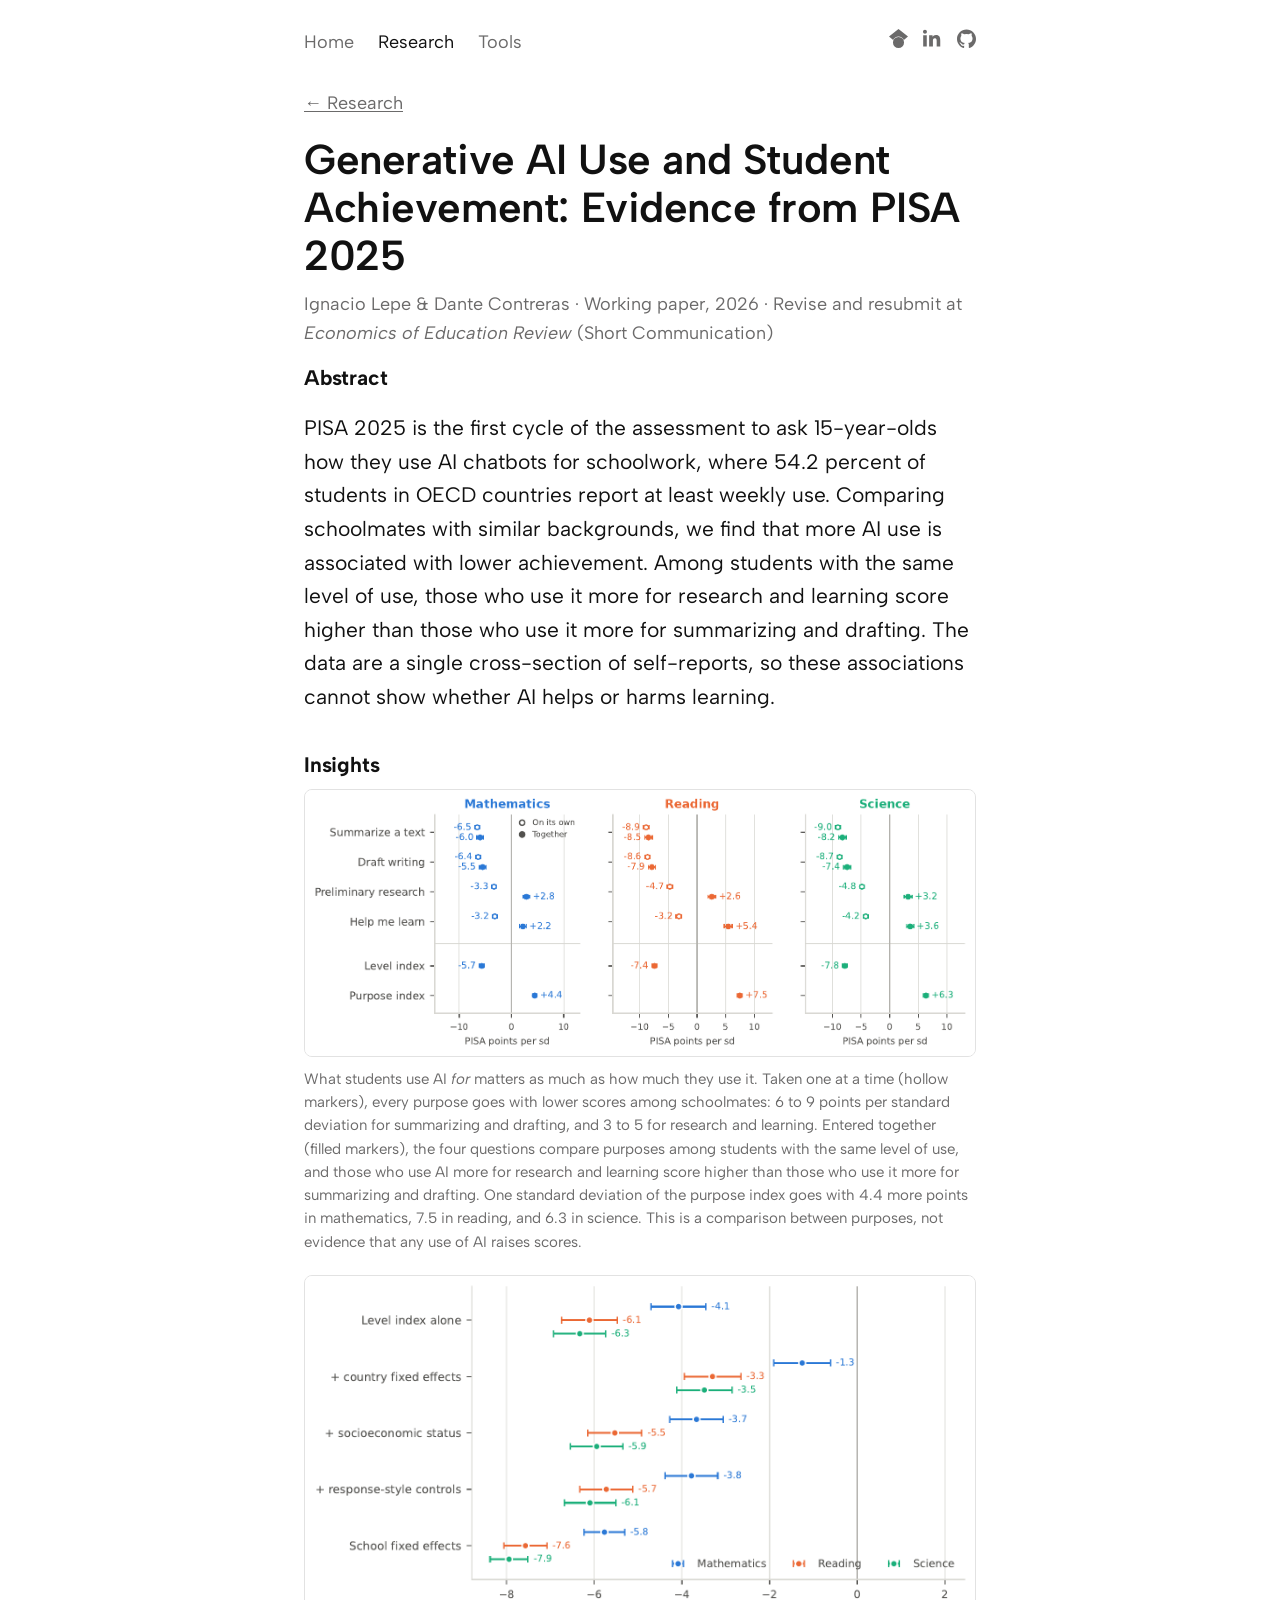
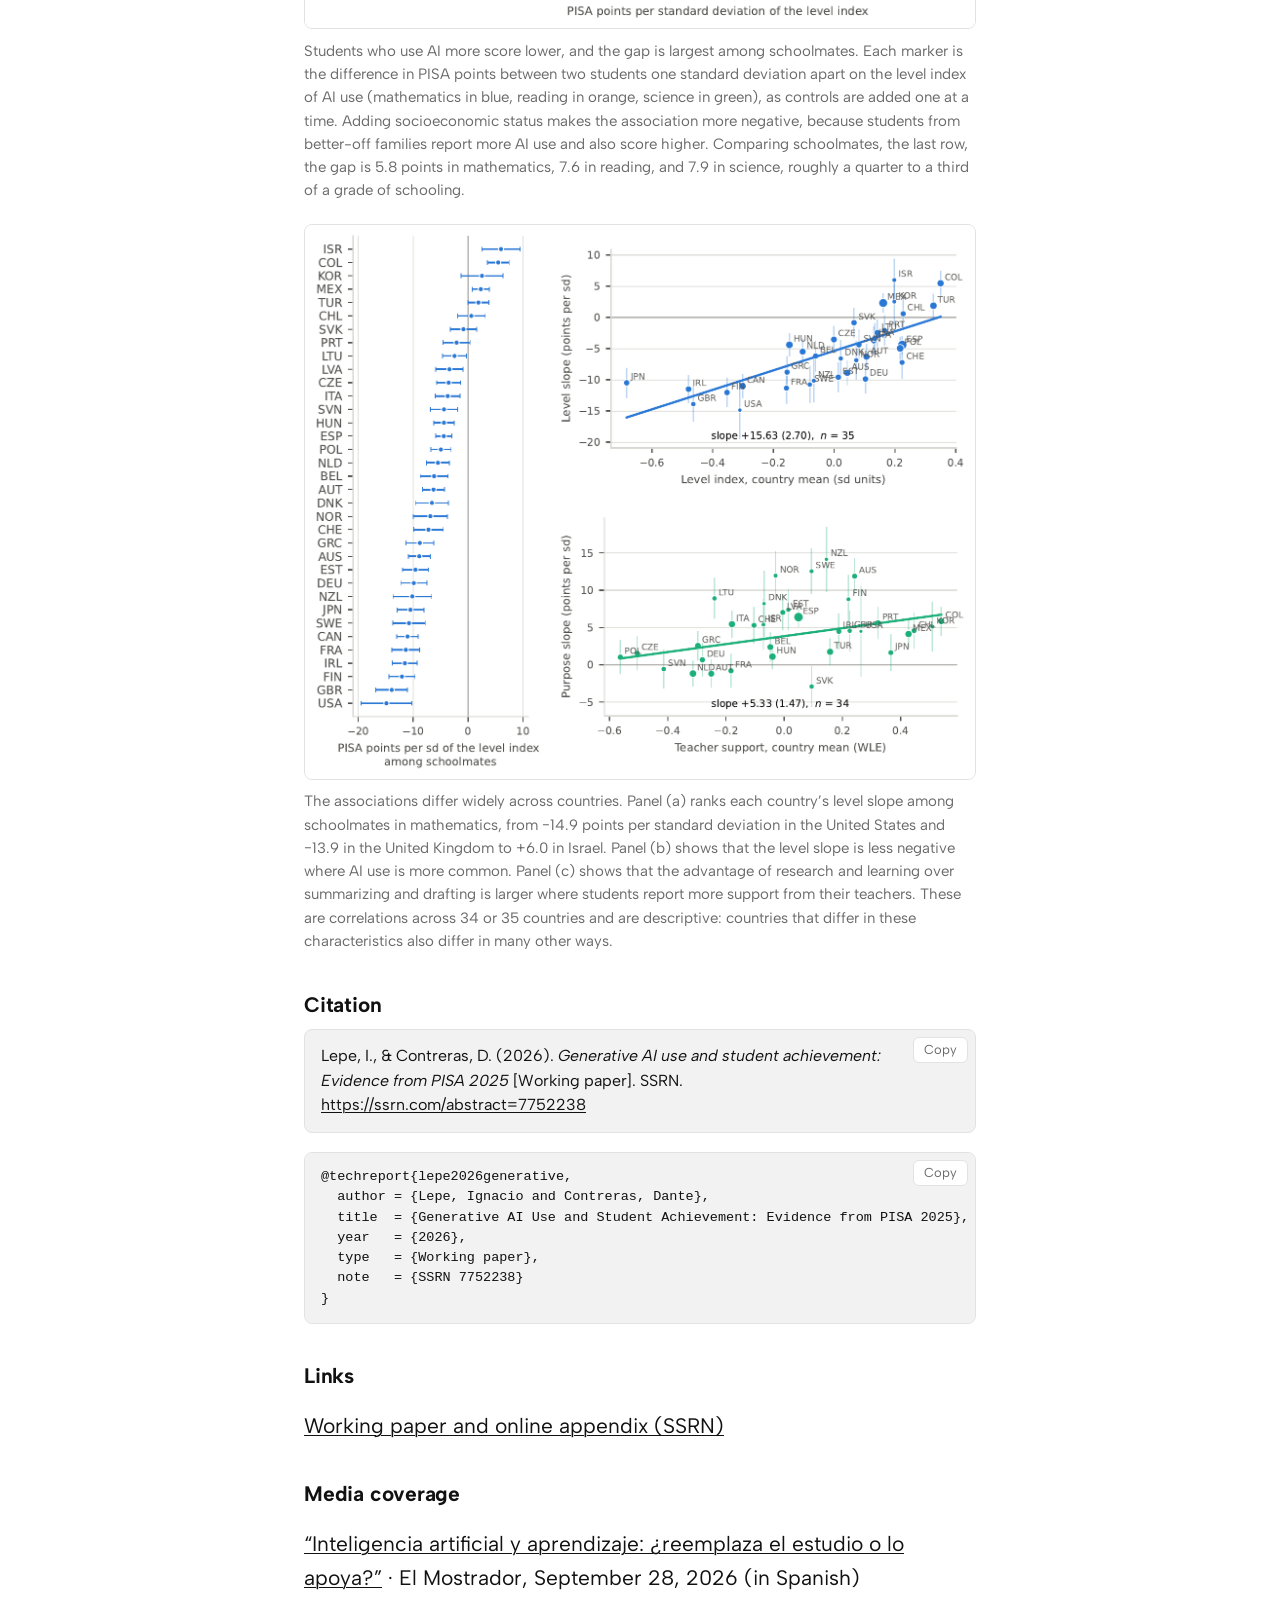
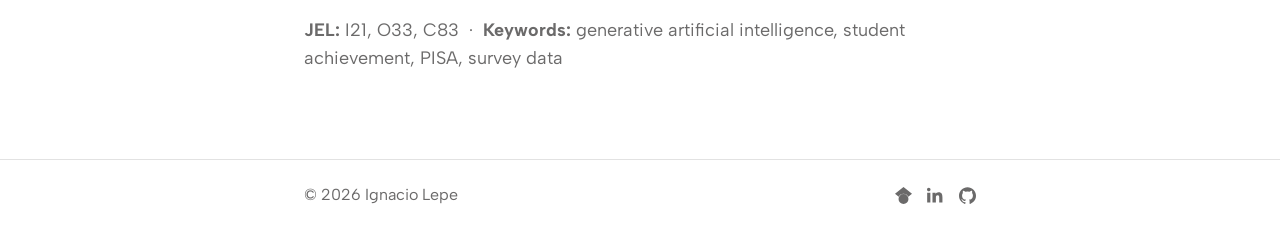
<file: papers/ai-use-pisa.html>
<!DOCTYPE html>
<html lang="en">
<head>
  <meta charset="utf-8">
  <meta name="viewport" content="width=device-width, initial-scale=1">
  <title>Generative AI Use and Student Achievement — Ignacio Lepe</title>
  <meta name="description" content="Generative AI Use and Student Achievement: Evidence from PISA 2025. Lepe & Contreras, working paper.">
  <link rel="canonical" href="https://lepe.cl/papers/ai-use-pisa.html">
  <meta property="og:title" content="Generative AI Use and Student Achievement">
  <meta property="og:description" content="Generative AI Use and Student Achievement: Evidence from PISA 2025. Lepe & Contreras, working paper.">
  <meta property="og:type" content="article">
  <meta property="og:url" content="https://lepe.cl/papers/ai-use-pisa.html">
  <meta property="og:image" content="https://lepe.cl/assets/figures/ai-use-pisa-purpose.png">
  <meta name="twitter:card" content="summary_large_image">
  <link rel="icon" href="../assets/favicon.png" type="image/png">
  <link rel="stylesheet" href="../css/style.css">
</head>
<body>
  <header class="masthead">
    <div class="wrap">
      <nav class="nav">
        <a href="../index.html">Home</a>
        <a href="../research.html" class="active">Research</a>
        <a href="../tools.html">Tools</a>
      </nav>
      <span class="social">
        <a href="https://scholar.google.com/citations?user=OcEcKRQAAAAJ" target="_blank" rel="noopener" aria-label="Google Scholar"><svg viewBox="0 0 24 24" aria-hidden="true"><path d="M5.242 13.769L0 9.5 12 0l12 9.5-5.242 4.269C17.548 11.249 14.978 9.5 12 9.5c-2.977 0-5.548 1.748-6.758 4.269zM12 10a7 7 0 1 0 0 14 7 7 0 0 0 0-14z"/></svg></a>
        <a href="https://cl.linkedin.com/in/ignacio-lepe-6026b4215" target="_blank" rel="noopener" aria-label="LinkedIn"><svg viewBox="0 0 24 24" aria-hidden="true"><path d="M4.98 3.5C4.98 4.88 3.87 6 2.5 6S0 4.88 0 3.5 1.12 1 2.5 1s2.48 1.12 2.48 2.5zM.24 8h4.52v14H.24V8zm7.5 0h4.33v1.92h.06c.6-1.14 2.07-2.34 4.26-2.34 4.56 0 5.4 3 5.4 6.9V22h-4.52v-6.62c0-1.58-.03-3.62-2.2-3.62-2.2 0-2.54 1.72-2.54 3.5V22H7.74V8z"/></svg></a>
        <a href="https://github.com/IgnacioLepe" target="_blank" rel="noopener" aria-label="GitHub"><svg viewBox="0 0 24 24" aria-hidden="true"><path d="M12 .5C5.37.5 0 5.87 0 12.5c0 5.3 3.44 9.8 8.21 11.38.6.11.82-.26.82-.58 0-.29-.01-1.04-.02-2.04-3.34.73-4.04-1.61-4.04-1.61-.55-1.39-1.34-1.76-1.34-1.76-1.09-.75.08-.73.08-.73 1.2.09 1.84 1.24 1.84 1.24 1.07 1.84 2.8 1.31 3.49 1 .11-.78.42-1.31.76-1.61-2.67-.3-5.47-1.34-5.47-5.95 0-1.31.47-2.38 1.24-3.22-.13-.3-.54-1.52.11-3.18 0 0 1.01-.32 3.3 1.23a11.5 11.5 0 016 0c2.29-1.55 3.3-1.23 3.3-1.23.65 1.66.24 2.88.12 3.18.77.84 1.23 1.91 1.23 3.22 0 4.62-2.81 5.64-5.49 5.94.43.37.81 1.1.81 2.22 0 1.6-.01 2.9-.01 3.29 0 .32.21.7.82.58C20.56 22.3 24 17.8 24 12.5 24 5.87 18.63.5 12 .5z"/></svg></a>
      </span>
    </div>
  </header>

  <main>
    <div class="wrap">
      <p class="subtle" style="margin-top:0;"><a href="../research.html">&larr; Research</a></p>
      <h1 class="page-title" style="margin-bottom:10px;">Generative AI Use and Student Achievement: Evidence from PISA 2025</h1>
      <p class="subtle" style="margin-top:0;">Ignacio Lepe &amp; Dante Contreras &middot; Working paper, 2026 &middot; Revise and resubmit at <em>Economics of Education Review</em> (Short Communication)</p>

      <h2 class="label">Abstract</h2>
      <p>PISA 2025 is the first cycle of the assessment to ask 15-year-olds how they use AI chatbots for schoolwork, where 54.2 percent of students in OECD countries report at least weekly use. Comparing schoolmates with similar backgrounds, we find that more AI use is associated with lower achievement. Among students with the same level of use, those who use it more for research and learning score higher than those who use it more for summarizing and drafting. The data are a single cross-section of self-reports, so these associations cannot show whether AI helps or harms learning.</p>

      <h2 class="label">Insights</h2>
      <figure class="insight">
        <img src="../assets/figures/ai-use-pisa-purpose.png" alt="Three coefficient plots for mathematics, reading, and science. On its own, each purpose of AI use goes with lower scores; entered together, research and learning have positive coefficients and summarizing and drafting negative ones, and the purpose index is positive.">
        <figcaption>What students use AI <em>for</em> matters as much as how much they use it. Taken one at a time (hollow markers), every purpose goes with lower scores among schoolmates: 6 to 9 points per standard deviation for summarizing and drafting, and 3 to 5 for research and learning. Entered together (filled markers), the four questions compare purposes among students with the same level of use, and those who use AI more for research and learning score higher than those who use it more for summarizing and drafting. One standard deviation of the purpose index goes with 4.4 more points in mathematics, 7.5 in reading, and 6.3 in science. This is a comparison between purposes, not evidence that any use of AI raises scores.</figcaption>
      </figure>
      <figure class="insight">
        <img src="../assets/figures/ai-use-pisa-level.png" alt="Coefficient plot of the level index of AI use on PISA scores across specifications. All estimates are negative, and the association is largest when students are compared with their own schoolmates.">
        <figcaption>Students who use AI more score lower, and the gap is largest among schoolmates. Each marker is the difference in PISA points between two students one standard deviation apart on the level index of AI use (mathematics in blue, reading in orange, science in green), as controls are added one at a time. Adding socioeconomic status makes the association more negative, because students from better-off families report more AI use and also score higher. Comparing schoolmates, the last row, the gap is 5.8 points in mathematics, 7.6 in reading, and 7.9 in science, roughly a quarter to a third of a grade of schooling.</figcaption>
      </figure>
      <figure class="insight">
        <img src="../assets/figures/ai-use-pisa-countries.png" alt="Country ranking of the level slope among schoolmates, plus two scatters: the level slope is less negative where AI use is common, and the purpose slope is larger where students report more teacher support.">
        <figcaption>The associations differ widely across countries. Panel (a) ranks each country&rsquo;s level slope among schoolmates in mathematics, from &minus;14.9 points per standard deviation in the United States and &minus;13.9 in the United Kingdom to +6.0 in Israel. Panel (b) shows that the level slope is less negative where AI use is more common. Panel (c) shows that the advantage of research and learning over summarizing and drafting is larger where students report more support from their teachers. These are correlations across 34 or 35 countries and are descriptive: countries that differ in these characteristics also differ in many other ways.</figcaption>
      </figure>

      <h2 class="label">Citation</h2>
      <div class="codebox"><button class="copy-btn" type="button" onclick="(function(b){var t=b.nextElementSibling.innerText.trim(),d=function(){b.textContent='Copied!';setTimeout(function(){b.textContent='Copy';},1500);},f=function(){var a=document.createElement('textarea');a.value=t;a.style.position='fixed';a.style.opacity='0';document.body.appendChild(a);a.select();try{document.execCommand('copy');}catch(e){}document.body.removeChild(a);d();};if(navigator.clipboard&&navigator.clipboard.writeText){navigator.clipboard.writeText(t).then(d,f);}else{f();}})(this)">Copy</button><div class="apa">Lepe, I., &amp; Contreras, D. (2026). <em>Generative AI use and student achievement: Evidence from PISA 2025</em> [Working paper]. SSRN. <a href="https://ssrn.com/abstract=7752238" target="_blank" rel="noopener">https://ssrn.com/abstract=7752238</a></div></div>
      <div class="codebox"><button class="copy-btn" type="button" onclick="(function(b){var t=b.nextElementSibling.innerText.trim(),d=function(){b.textContent='Copied!';setTimeout(function(){b.textContent='Copy';},1500);},f=function(){var a=document.createElement('textarea');a.value=t;a.style.position='fixed';a.style.opacity='0';document.body.appendChild(a);a.select();try{document.execCommand('copy');}catch(e){}document.body.removeChild(a);d();};if(navigator.clipboard&&navigator.clipboard.writeText){navigator.clipboard.writeText(t).then(d,f);}else{f();}})(this)">Copy</button><pre class="bibtex">@techreport{lepe2026generative,
  author = {Lepe, Ignacio and Contreras, Dante},
  title  = {Generative AI Use and Student Achievement: Evidence from PISA 2025},
  year   = {2026},
  type   = {Working paper},
  note   = {SSRN 7752238}
}</pre></div>

      <h2 class="label">Links</h2>
      <p><a href="https://papers.ssrn.com/sol3/papers.cfm?abstract_id=7752238" target="_blank" rel="noopener">Working paper and online appendix (SSRN)</a></p>

      <h2 class="label">Media coverage</h2>
      <p><a href="https://www.elmostrador.cl/noticias/opinion/columnas/2026/09/28/inteligencia-artificial-y-aprendizaje-reemplaza-el-estudio-o-lo-apoya/" target="_blank" rel="noopener">&ldquo;Inteligencia artificial y aprendizaje: &iquest;reemplaza el estudio o lo apoya?&rdquo;</a> &middot; El Mostrador, September 28, 2026 (in Spanish)</p>

      <p class="subtle"><strong>JEL:</strong> I21, O33, C83 &nbsp;·&nbsp; <strong>Keywords:</strong> generative artificial intelligence, student achievement, PISA, survey data</p>
    </div>
  </main>

  <footer class="foot">
    <div class="wrap">
      <span>&copy; <span id="year">2026</span> Ignacio Lepe</span>
      <span class="social">
        <a href="https://scholar.google.com/citations?user=OcEcKRQAAAAJ" target="_blank" rel="noopener" aria-label="Google Scholar"><svg viewBox="0 0 24 24" aria-hidden="true"><path d="M5.242 13.769L0 9.5 12 0l12 9.5-5.242 4.269C17.548 11.249 14.978 9.5 12 9.5c-2.977 0-5.548 1.748-6.758 4.269zM12 10a7 7 0 1 0 0 14 7 7 0 0 0 0-14z"/></svg></a>
        <a href="https://cl.linkedin.com/in/ignacio-lepe-6026b4215" target="_blank" rel="noopener" aria-label="LinkedIn"><svg viewBox="0 0 24 24" aria-hidden="true"><path d="M4.98 3.5C4.98 4.88 3.87 6 2.5 6S0 4.88 0 3.5 1.12 1 2.5 1s2.48 1.12 2.48 2.5zM.24 8h4.52v14H.24V8zm7.5 0h4.33v1.92h.06c.6-1.14 2.07-2.34 4.26-2.34 4.56 0 5.4 3 5.4 6.9V22h-4.52v-6.62c0-1.58-.03-3.62-2.2-3.62-2.2 0-2.54 1.72-2.54 3.5V22H7.74V8z"/></svg></a>
        <a href="https://github.com/IgnacioLepe" target="_blank" rel="noopener" aria-label="GitHub"><svg viewBox="0 0 24 24" aria-hidden="true"><path d="M12 .5C5.37.5 0 5.87 0 12.5c0 5.3 3.44 9.8 8.21 11.38.6.11.82-.26.82-.58 0-.29-.01-1.04-.02-2.04-3.34.73-4.04-1.61-4.04-1.61-.55-1.39-1.34-1.76-1.34-1.76-1.09-.75.08-.73.08-.73 1.2.09 1.84 1.24 1.84 1.24 1.07 1.84 2.8 1.31 3.49 1 .11-.78.42-1.31.76-1.61-2.67-.3-5.47-1.34-5.47-5.95 0-1.31.47-2.38 1.24-3.22-.13-.3-.54-1.52.11-3.18 0 0 1.01-.32 3.3 1.23a11.5 11.5 0 016 0c2.29-1.55 3.3-1.23 3.3-1.23.65 1.66.24 2.88.12 3.18.77.84 1.23 1.91 1.23 3.22 0 4.62-2.81 5.64-5.49 5.94.43.37.81 1.1.81 2.22 0 1.6-.01 2.9-.01 3.29 0 .32.21.7.82.58C20.56 22.3 24 17.8 24 12.5 24 5.87 18.63.5 12 .5z"/></svg></a>
      </span>
    </div>
  </footer>
  <script>document.getElementById('year').textContent = new Date().getFullYear();</script>
  <script src="/js/analytics.js" defer></script>
</body>
</html>
</file>
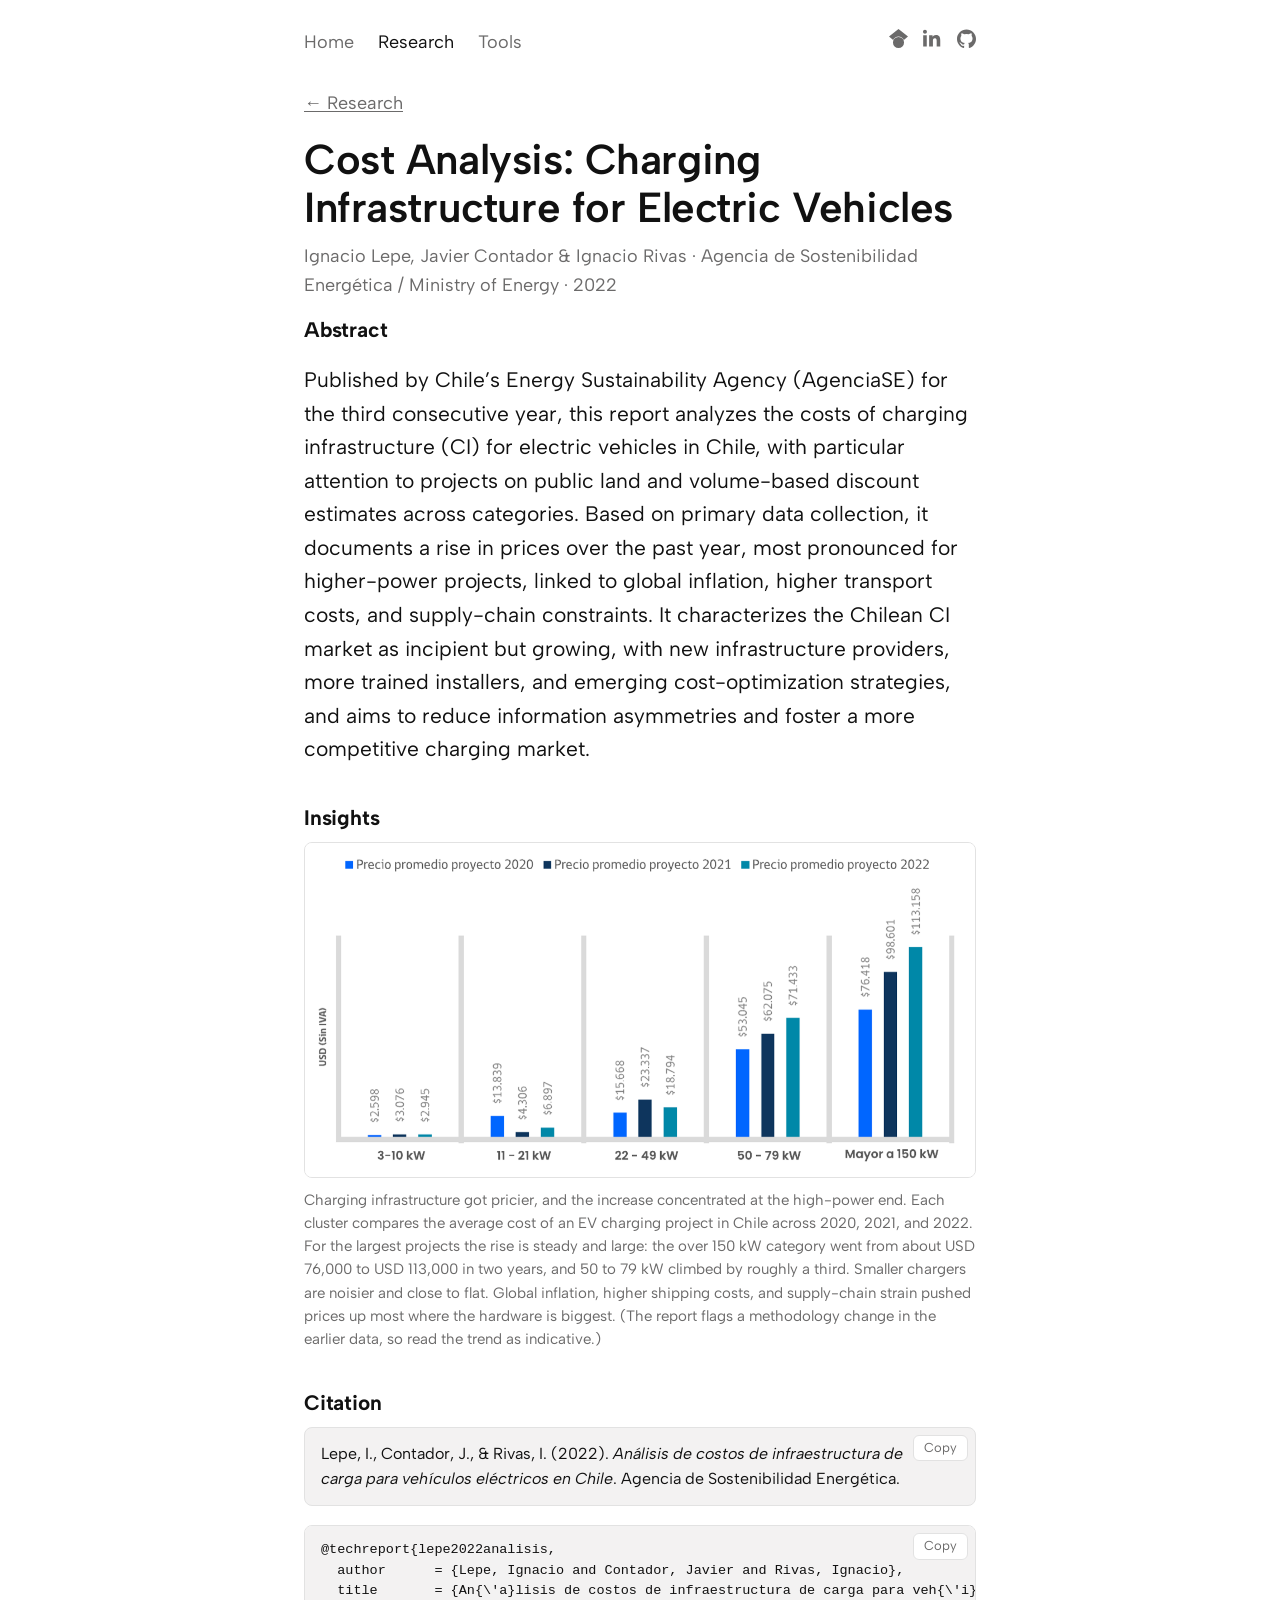
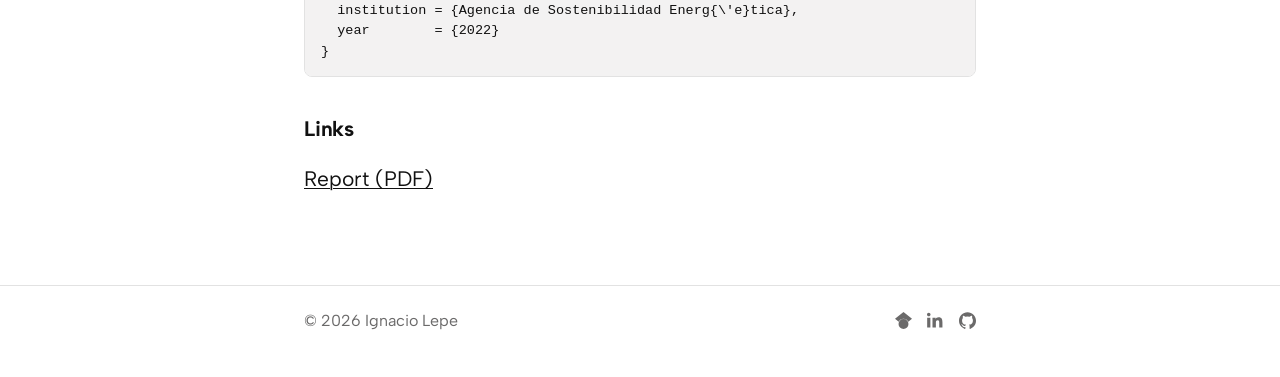
<file: papers/cost-analysis-ev.html>
<!DOCTYPE html>
<html lang="en">
<head>
  <meta charset="utf-8">
  <meta name="viewport" content="width=device-width, initial-scale=1">
  <title>Cost Analysis: Charging Infrastructure for Electric Vehicles — Ignacio Lepe</title>
  <meta name="description" content="Cost Analysis: Charging Infrastructure for Electric Vehicles. Technical note, Agencia de Sostenibilidad Energética / Ministry of Energy, Chile.">
  <link rel="canonical" href="https://lepe.cl/papers/cost-analysis-ev.html">
  <meta property="og:title" content="Cost Analysis: Charging Infrastructure for Electric Vehicles">
  <meta property="og:description" content="Cost Analysis: Charging Infrastructure for Electric Vehicles. Technical note, Agencia de Sostenibilidad Energética / Ministry of Energy, Chile.">
  <meta property="og:type" content="article">
  <meta property="og:url" content="https://lepe.cl/papers/cost-analysis-ev.html">
  <meta property="og:image" content="https://lepe.cl/assets/figures/cost-analysis-ev-fig8.png">
  <meta name="twitter:card" content="summary_large_image">
  <link rel="icon" href="../assets/favicon.png" type="image/png">
  <link rel="stylesheet" href="../css/style.css">
</head>
<body>
  <header class="masthead">
    <div class="wrap">
      <nav class="nav">
        <a href="../index.html">Home</a>
        <a href="../research.html" class="active">Research</a>
        <a href="../tools.html">Tools</a>
      </nav>
      <span class="social">
        <a href="https://scholar.google.com/citations?user=OcEcKRQAAAAJ" target="_blank" rel="noopener" aria-label="Google Scholar"><svg viewBox="0 0 24 24" aria-hidden="true"><path d="M5.242 13.769L0 9.5 12 0l12 9.5-5.242 4.269C17.548 11.249 14.978 9.5 12 9.5c-2.977 0-5.548 1.748-6.758 4.269zM12 10a7 7 0 1 0 0 14 7 7 0 0 0 0-14z"/></svg></a>
        <a href="https://cl.linkedin.com/in/ignacio-lepe-6026b4215" target="_blank" rel="noopener" aria-label="LinkedIn"><svg viewBox="0 0 24 24" aria-hidden="true"><path d="M4.98 3.5C4.98 4.88 3.87 6 2.5 6S0 4.88 0 3.5 1.12 1 2.5 1s2.48 1.12 2.48 2.5zM.24 8h4.52v14H.24V8zm7.5 0h4.33v1.92h.06c.6-1.14 2.07-2.34 4.26-2.34 4.56 0 5.4 3 5.4 6.9V22h-4.52v-6.62c0-1.58-.03-3.62-2.2-3.62-2.2 0-2.54 1.72-2.54 3.5V22H7.74V8z"/></svg></a>
        <a href="https://github.com/IgnacioLepe" target="_blank" rel="noopener" aria-label="GitHub"><svg viewBox="0 0 24 24" aria-hidden="true"><path d="M12 .5C5.37.5 0 5.87 0 12.5c0 5.3 3.44 9.8 8.21 11.38.6.11.82-.26.82-.58 0-.29-.01-1.04-.02-2.04-3.34.73-4.04-1.61-4.04-1.61-.55-1.39-1.34-1.76-1.34-1.76-1.09-.75.08-.73.08-.73 1.2.09 1.84 1.24 1.84 1.24 1.07 1.84 2.8 1.31 3.49 1 .11-.78.42-1.31.76-1.61-2.67-.3-5.47-1.34-5.47-5.95 0-1.31.47-2.38 1.24-3.22-.13-.3-.54-1.52.11-3.18 0 0 1.01-.32 3.3 1.23a11.5 11.5 0 016 0c2.29-1.55 3.3-1.23 3.3-1.23.65 1.66.24 2.88.12 3.18.77.84 1.23 1.91 1.23 3.22 0 4.62-2.81 5.64-5.49 5.94.43.37.81 1.1.81 2.22 0 1.6-.01 2.9-.01 3.29 0 .32.21.7.82.58C20.56 22.3 24 17.8 24 12.5 24 5.87 18.63.5 12 .5z"/></svg></a>
      </span>
    </div>
  </header>

  <main>
    <div class="wrap">
      <p class="subtle" style="margin-top:0;"><a href="../research.html">&larr; Research</a></p>
      <h1 class="page-title" style="margin-bottom:10px;">Cost Analysis: Charging Infrastructure for Electric Vehicles</h1>
      <p class="subtle" style="margin-top:0;">Ignacio Lepe, Javier Contador &amp; Ignacio Rivas · Agencia de Sostenibilidad Energética / Ministry of Energy · 2022</p>

      <h2 class="label">Abstract</h2>
      <p>Published by Chile&rsquo;s Energy Sustainability Agency (AgenciaSE) for the third consecutive year, this report analyzes the costs of charging infrastructure (CI) for electric vehicles in Chile, with particular attention to projects on public land and volume-based discount estimates across categories. Based on primary data collection, it documents a rise in prices over the past year, most pronounced for higher-power projects, linked to global inflation, higher transport costs, and supply-chain constraints. It characterizes the Chilean CI market as incipient but growing, with new infrastructure providers, more trained installers, and emerging cost-optimization strategies, and aims to reduce information asymmetries and foster a more competitive charging market.</p>

      <h2 class="label">Insights</h2>
      <figure class="insight">
        <img src="../assets/figures/cost-analysis-ev-fig8.png" alt="Grouped bar chart comparing the average cost of EV charging projects in Chile across 2020, 2021, and 2022 by charger power, with the largest increases in the highest-power categories.">
        <figcaption>Charging infrastructure got pricier, and the increase concentrated at the high-power end. Each cluster compares the average cost of an EV charging project in Chile across 2020, 2021, and 2022. For the largest projects the rise is steady and large: the over 150 kW category went from about USD 76,000 to USD 113,000 in two years, and 50 to 79 kW climbed by roughly a third. Smaller chargers are noisier and close to flat. Global inflation, higher shipping costs, and supply-chain strain pushed prices up most where the hardware is biggest. (The report flags a methodology change in the earlier data, so read the trend as indicative.)</figcaption>
      </figure>

      <h2 class="label">Citation</h2>
      <div class="codebox"><button class="copy-btn" type="button" onclick="(function(b){var t=b.nextElementSibling.innerText.trim(),d=function(){b.textContent='Copied!';setTimeout(function(){b.textContent='Copy';},1500);},f=function(){var a=document.createElement('textarea');a.value=t;a.style.position='fixed';a.style.opacity='0';document.body.appendChild(a);a.select();try{document.execCommand('copy');}catch(e){}document.body.removeChild(a);d();};if(navigator.clipboard&&navigator.clipboard.writeText){navigator.clipboard.writeText(t).then(d,f);}else{f();}})(this)">Copy</button><div class="apa">Lepe, I., Contador, J., &amp; Rivas, I. (2022). <em>Análisis de costos de infraestructura de carga para vehículos eléctricos en Chile</em>. Agencia de Sostenibilidad Energética.</div></div>
      <div class="codebox"><button class="copy-btn" type="button" onclick="(function(b){var t=b.nextElementSibling.innerText.trim(),d=function(){b.textContent='Copied!';setTimeout(function(){b.textContent='Copy';},1500);},f=function(){var a=document.createElement('textarea');a.value=t;a.style.position='fixed';a.style.opacity='0';document.body.appendChild(a);a.select();try{document.execCommand('copy');}catch(e){}document.body.removeChild(a);d();};if(navigator.clipboard&&navigator.clipboard.writeText){navigator.clipboard.writeText(t).then(d,f);}else{f();}})(this)">Copy</button><pre class="bibtex">@techreport{lepe2022analisis,
  author      = {Lepe, Ignacio and Contador, Javier and Rivas, Ignacio},
  title       = {An{\'a}lisis de costos de infraestructura de carga para veh{\'i}culos el{\'e}ctricos en Chile},
  institution = {Agencia de Sostenibilidad Energ{\'e}tica},
  year        = {2022}
}</pre></div>

      <h2 class="label">Links</h2>
      <p><a href="https://www.ecomovilidad.cl/wp-content/uploads/2022/12/Analisis-de-costos-de-la-infraestructura-de-carga-version-2022-1.pdf" target="_blank" rel="noopener">Report (PDF)</a></p>
    </div>
  </main>

  <footer class="foot">
    <div class="wrap">
      <span>&copy; <span id="year">2026</span> Ignacio Lepe</span>
      <span class="social">
        <a href="https://scholar.google.com/citations?user=OcEcKRQAAAAJ" target="_blank" rel="noopener" aria-label="Google Scholar"><svg viewBox="0 0 24 24" aria-hidden="true"><path d="M5.242 13.769L0 9.5 12 0l12 9.5-5.242 4.269C17.548 11.249 14.978 9.5 12 9.5c-2.977 0-5.548 1.748-6.758 4.269zM12 10a7 7 0 1 0 0 14 7 7 0 0 0 0-14z"/></svg></a>
        <a href="https://cl.linkedin.com/in/ignacio-lepe-6026b4215" target="_blank" rel="noopener" aria-label="LinkedIn"><svg viewBox="0 0 24 24" aria-hidden="true"><path d="M4.98 3.5C4.98 4.88 3.87 6 2.5 6S0 4.88 0 3.5 1.12 1 2.5 1s2.48 1.12 2.48 2.5zM.24 8h4.52v14H.24V8zm7.5 0h4.33v1.92h.06c.6-1.14 2.07-2.34 4.26-2.34 4.56 0 5.4 3 5.4 6.9V22h-4.52v-6.62c0-1.58-.03-3.62-2.2-3.62-2.2 0-2.54 1.72-2.54 3.5V22H7.74V8z"/></svg></a>
        <a href="https://github.com/IgnacioLepe" target="_blank" rel="noopener" aria-label="GitHub"><svg viewBox="0 0 24 24" aria-hidden="true"><path d="M12 .5C5.37.5 0 5.87 0 12.5c0 5.3 3.44 9.8 8.21 11.38.6.11.82-.26.82-.58 0-.29-.01-1.04-.02-2.04-3.34.73-4.04-1.61-4.04-1.61-.55-1.39-1.34-1.76-1.34-1.76-1.09-.75.08-.73.08-.73 1.2.09 1.84 1.24 1.84 1.24 1.07 1.84 2.8 1.31 3.49 1 .11-.78.42-1.31.76-1.61-2.67-.3-5.47-1.34-5.47-5.95 0-1.31.47-2.38 1.24-3.22-.13-.3-.54-1.52.11-3.18 0 0 1.01-.32 3.3 1.23a11.5 11.5 0 016 0c2.29-1.55 3.3-1.23 3.3-1.23.65 1.66.24 2.88.12 3.18.77.84 1.23 1.91 1.23 3.22 0 4.62-2.81 5.64-5.49 5.94.43.37.81 1.1.81 2.22 0 1.6-.01 2.9-.01 3.29 0 .32.21.7.82.58C20.56 22.3 24 17.8 24 12.5 24 5.87 18.63.5 12 .5z"/></svg></a>
      </span>
    </div>
  </footer>
  <script>document.getElementById('year').textContent = new Date().getFullYear();</script>
  <script src="/js/analytics.js" defer></script>
</body>
</html>
</file>
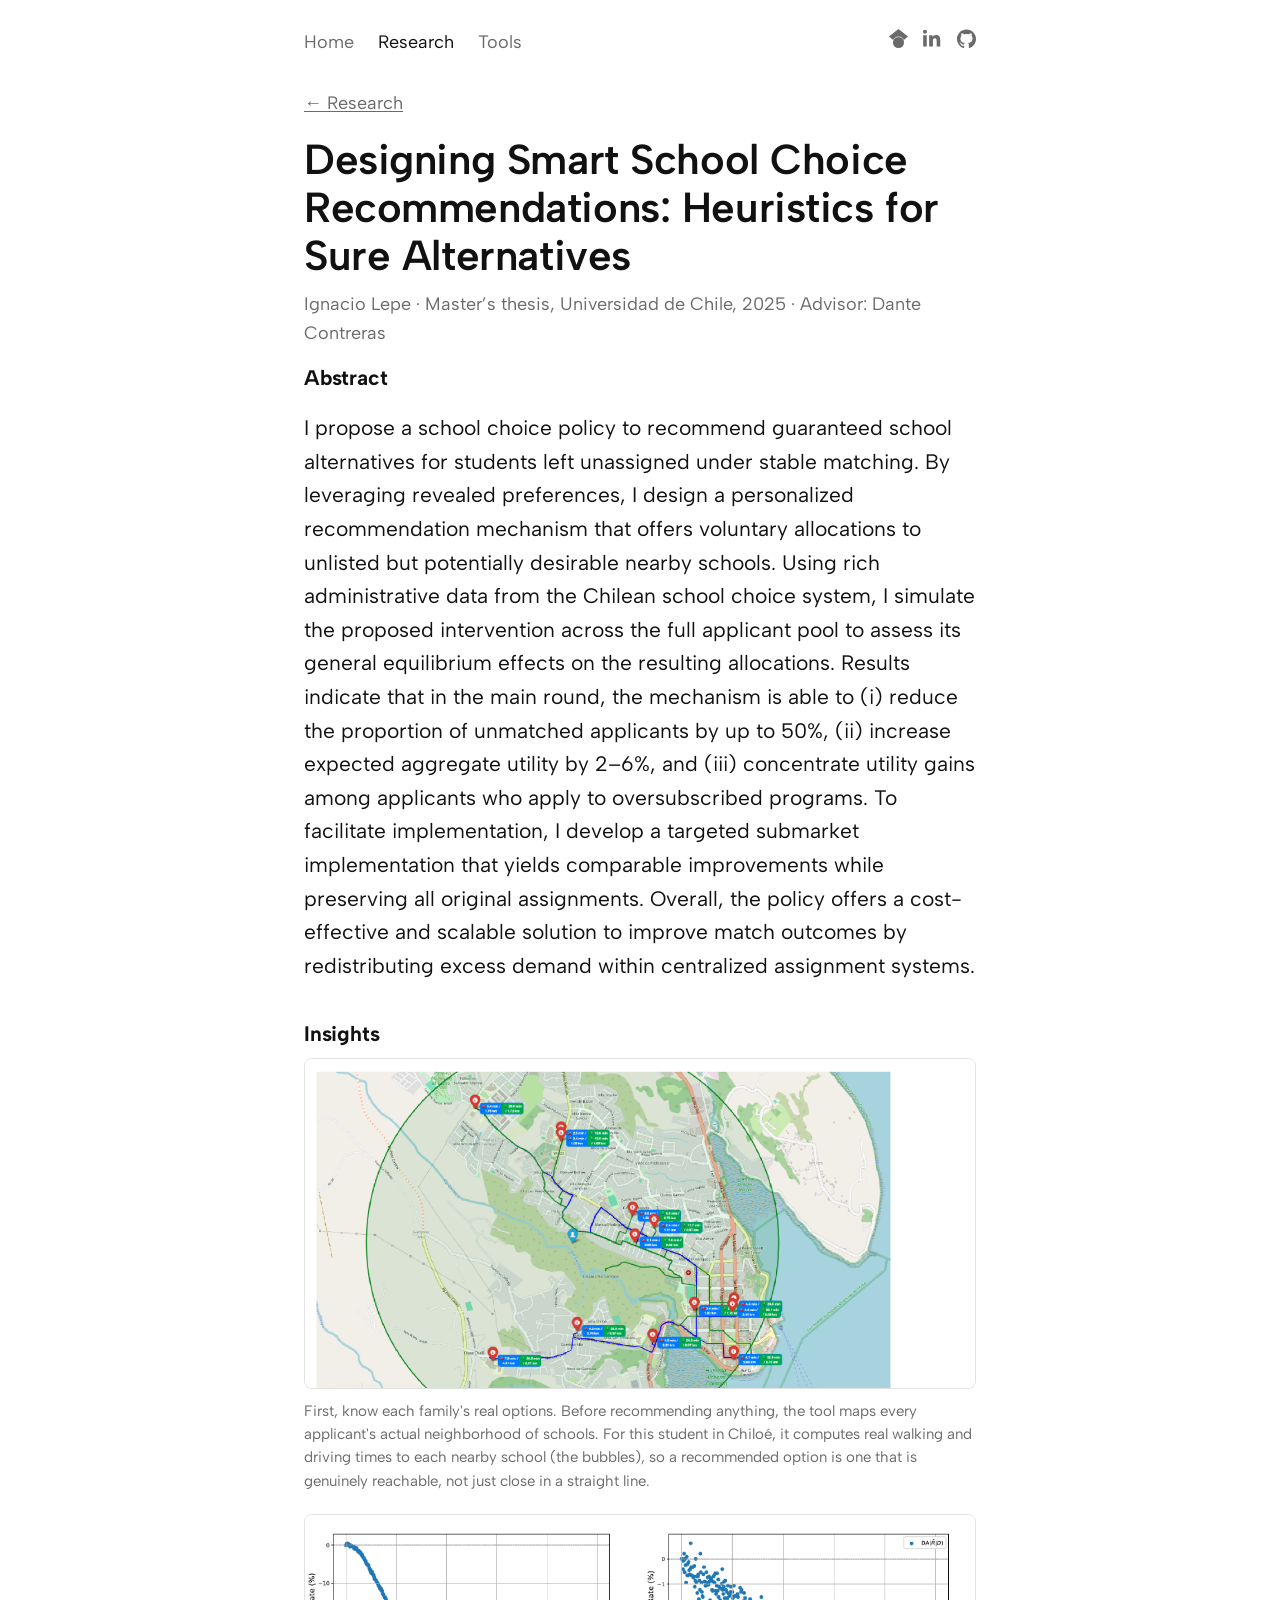
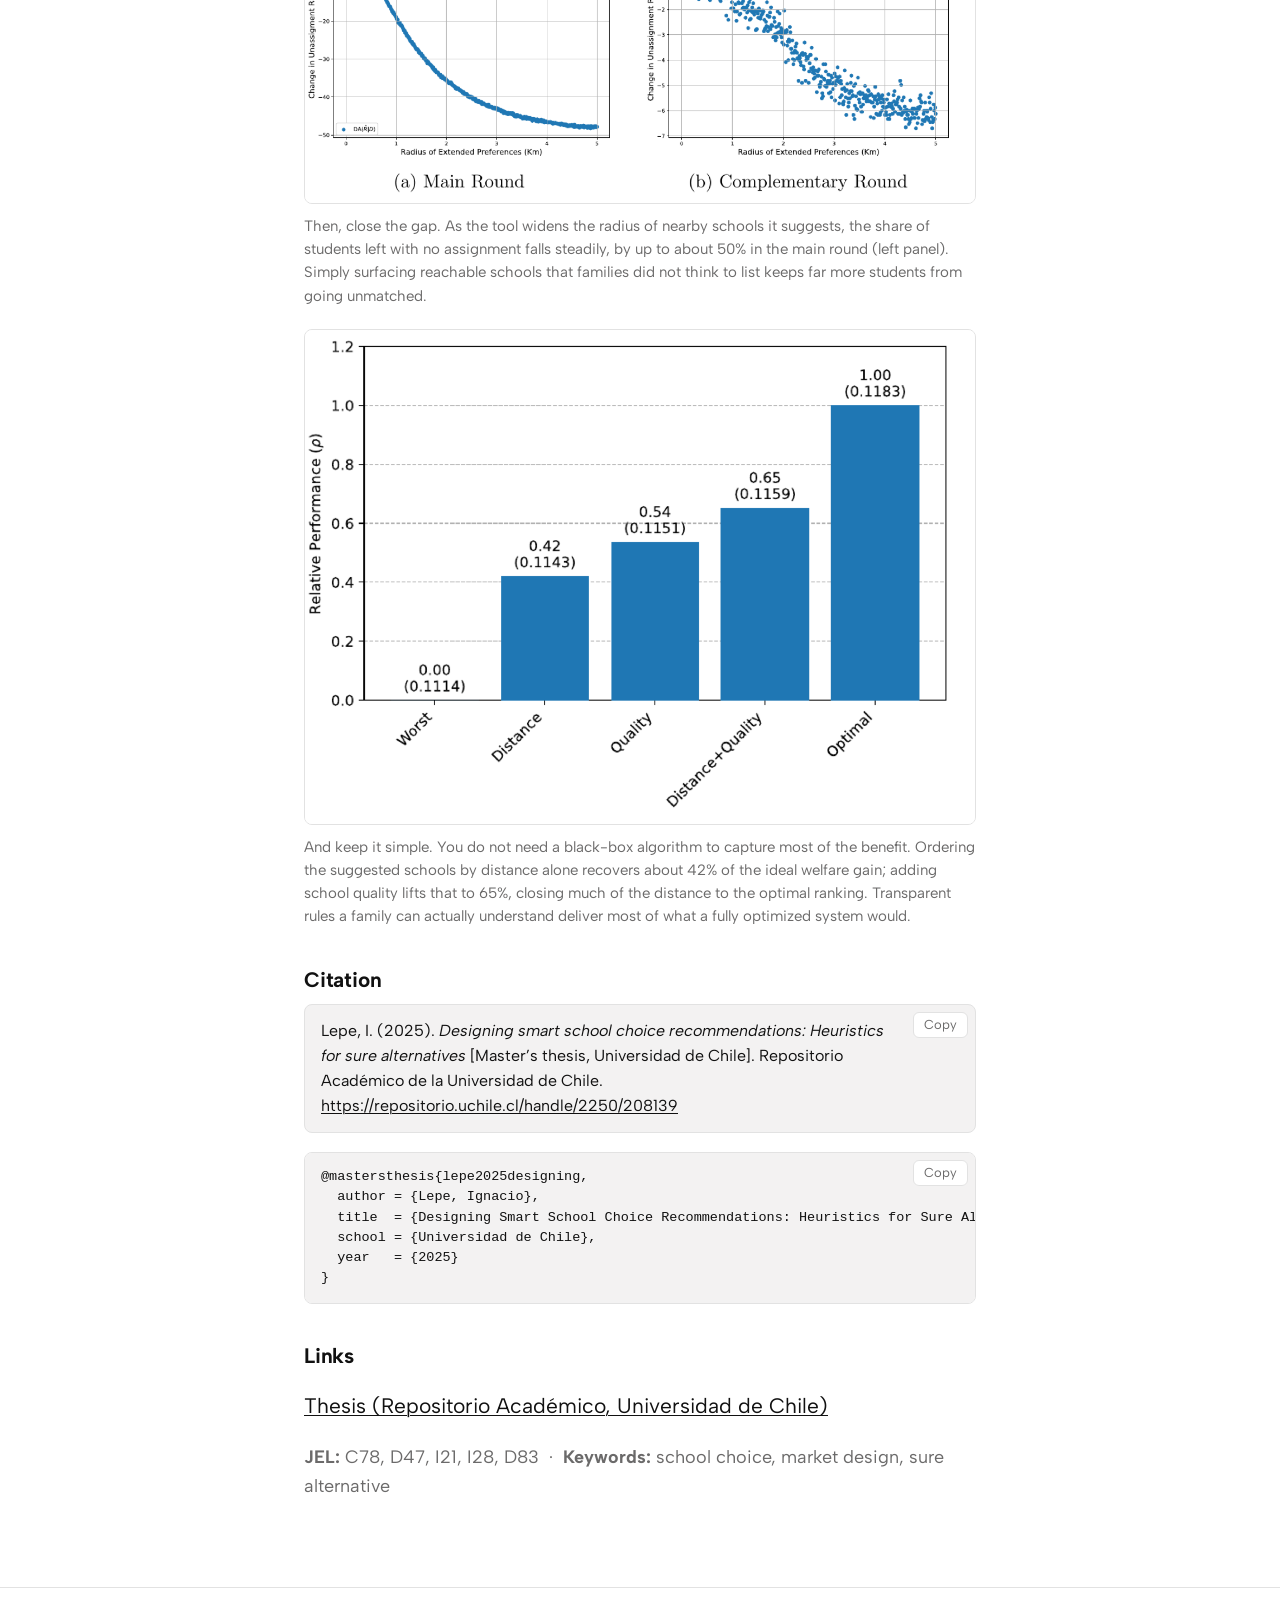
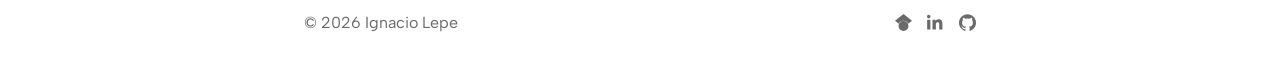
<file: papers/designing-smart-school-choice.html>
<!DOCTYPE html>
<html lang="en">
<head>
  <meta charset="utf-8">
  <meta name="viewport" content="width=device-width, initial-scale=1">
  <title>Designing Smart School Choice Recommendations — Ignacio Lepe</title>
  <meta name="description" content="Designing Smart School Choice Recommendations: Heuristics for Sure Alternatives. Master's thesis, Universidad de Chile.">
  <link rel="canonical" href="https://lepe.cl/papers/designing-smart-school-choice.html">
  <meta property="og:title" content="Designing Smart School Choice Recommendations">
  <meta property="og:description" content="Designing Smart School Choice Recommendations: Heuristics for Sure Alternatives. Master's thesis, Universidad de Chile.">
  <meta property="og:type" content="article">
  <meta property="og:url" content="https://lepe.cl/papers/designing-smart-school-choice.html">
  <meta property="og:image" content="https://lepe.cl/assets/figures/designing-smart-fig2-map.png">
  <meta name="twitter:card" content="summary_large_image">
  <link rel="icon" href="../assets/favicon.png" type="image/png">
  <link rel="stylesheet" href="../css/style.css">
</head>
<body>
  <header class="masthead">
    <div class="wrap">
      <nav class="nav">
        <a href="../index.html">Home</a>
        <a href="../research.html" class="active">Research</a>
        <a href="../tools.html">Tools</a>
      </nav>
      <span class="social">
        <a href="https://scholar.google.com/citations?user=OcEcKRQAAAAJ" target="_blank" rel="noopener" aria-label="Google Scholar"><svg viewBox="0 0 24 24" aria-hidden="true"><path d="M5.242 13.769L0 9.5 12 0l12 9.5-5.242 4.269C17.548 11.249 14.978 9.5 12 9.5c-2.977 0-5.548 1.748-6.758 4.269zM12 10a7 7 0 1 0 0 14 7 7 0 0 0 0-14z"/></svg></a>
        <a href="https://cl.linkedin.com/in/ignacio-lepe-6026b4215" target="_blank" rel="noopener" aria-label="LinkedIn"><svg viewBox="0 0 24 24" aria-hidden="true"><path d="M4.98 3.5C4.98 4.88 3.87 6 2.5 6S0 4.88 0 3.5 1.12 1 2.5 1s2.48 1.12 2.48 2.5zM.24 8h4.52v14H.24V8zm7.5 0h4.33v1.92h.06c.6-1.14 2.07-2.34 4.26-2.34 4.56 0 5.4 3 5.4 6.9V22h-4.52v-6.62c0-1.58-.03-3.62-2.2-3.62-2.2 0-2.54 1.72-2.54 3.5V22H7.74V8z"/></svg></a>
        <a href="https://github.com/IgnacioLepe" target="_blank" rel="noopener" aria-label="GitHub"><svg viewBox="0 0 24 24" aria-hidden="true"><path d="M12 .5C5.37.5 0 5.87 0 12.5c0 5.3 3.44 9.8 8.21 11.38.6.11.82-.26.82-.58 0-.29-.01-1.04-.02-2.04-3.34.73-4.04-1.61-4.04-1.61-.55-1.39-1.34-1.76-1.34-1.76-1.09-.75.08-.73.08-.73 1.2.09 1.84 1.24 1.84 1.24 1.07 1.84 2.8 1.31 3.49 1 .11-.78.42-1.31.76-1.61-2.67-.3-5.47-1.34-5.47-5.95 0-1.31.47-2.38 1.24-3.22-.13-.3-.54-1.52.11-3.18 0 0 1.01-.32 3.3 1.23a11.5 11.5 0 016 0c2.29-1.55 3.3-1.23 3.3-1.23.65 1.66.24 2.88.12 3.18.77.84 1.23 1.91 1.23 3.22 0 4.62-2.81 5.64-5.49 5.94.43.37.81 1.1.81 2.22 0 1.6-.01 2.9-.01 3.29 0 .32.21.7.82.58C20.56 22.3 24 17.8 24 12.5 24 5.87 18.63.5 12 .5z"/></svg></a>
      </span>
    </div>
  </header>

  <main>
    <div class="wrap">
      <p class="subtle" style="margin-top:0;"><a href="../research.html">&larr; Research</a></p>
      <h1 class="page-title" style="margin-bottom:10px;">Designing Smart School Choice Recommendations: Heuristics for Sure Alternatives</h1>
      <p class="subtle" style="margin-top:0;">Ignacio Lepe · Master&rsquo;s thesis, Universidad de Chile, 2025 · Advisor: Dante Contreras</p>

      <h2 class="label">Abstract</h2>
      <p>I propose a school choice policy to recommend guaranteed school alternatives for students left unassigned under stable matching. By leveraging revealed preferences, I design a personalized recommendation mechanism that offers voluntary allocations to unlisted but potentially desirable nearby schools. Using rich administrative data from the Chilean school choice system, I simulate the proposed intervention across the full applicant pool to assess its general equilibrium effects on the resulting allocations. Results indicate that in the main round, the mechanism is able to (i) reduce the proportion of unmatched applicants by up to 50%, (ii) increase expected aggregate utility by 2&ndash;6%, and (iii) concentrate utility gains among applicants who apply to oversubscribed programs. To facilitate implementation, I develop a targeted submarket implementation that yields comparable improvements while preserving all original assignments. Overall, the policy offers a cost-effective and scalable solution to improve match outcomes by redistributing excess demand within centralized assignment systems.</p>

      <h2 class="label">Insights</h2>
      <figure class="insight">
        <img src="../assets/figures/designing-smart-fig2-map.png" alt="Route map for a student in Chiloé, Chile, showing walking and driving times to nearby schools within a radius.">
        <figcaption>First, know each family's real options. Before recommending anything, the tool maps every applicant's actual neighborhood of schools. For this student in Chiloé, it computes real walking and driving times to each nearby school (the bubbles), so a recommended option is one that is genuinely reachable, not just close in a straight line.</figcaption>
      </figure>
      <figure class="insight">
        <img src="../assets/figures/designing-smart-fig4-result.png" alt="Two panels showing the percentage change in the unassignment rate falling as the radius of recommended nearby schools grows, by up to about 50 percent in the main round.">
        <figcaption>Then, close the gap. As the tool widens the radius of nearby schools it suggests, the share of students left with no assignment falls steadily, by up to about 50% in the main round (left panel). Simply surfacing reachable schools that families did not think to list keeps far more students from going unmatched.</figcaption>
      </figure>
      <figure class="insight">
        <img src="../assets/figures/designing-smart-fig6-policies.png" alt="Bar chart comparing the relative performance of recommendation ordering policies: worst 0.00, distance 0.42, quality 0.54, distance plus quality 0.65, optimal 1.00.">
        <figcaption>And keep it simple. You do not need a black-box algorithm to capture most of the benefit. Ordering the suggested schools by distance alone recovers about 42% of the ideal welfare gain; adding school quality lifts that to 65%, closing much of the distance to the optimal ranking. Transparent rules a family can actually understand deliver most of what a fully optimized system would.</figcaption>
      </figure>

      <h2 class="label">Citation</h2>
      <div class="codebox"><button class="copy-btn" type="button" onclick="(function(b){var t=b.nextElementSibling.innerText.trim(),d=function(){b.textContent='Copied!';setTimeout(function(){b.textContent='Copy';},1500);},f=function(){var a=document.createElement('textarea');a.value=t;a.style.position='fixed';a.style.opacity='0';document.body.appendChild(a);a.select();try{document.execCommand('copy');}catch(e){}document.body.removeChild(a);d();};if(navigator.clipboard&&navigator.clipboard.writeText){navigator.clipboard.writeText(t).then(d,f);}else{f();}})(this)">Copy</button><div class="apa">Lepe, I. (2025). <em>Designing smart school choice recommendations: Heuristics for sure alternatives</em> [Master&rsquo;s thesis, Universidad de Chile]. Repositorio Académico de la Universidad de Chile. <a href="https://repositorio.uchile.cl/handle/2250/208139" target="_blank" rel="noopener">https://repositorio.uchile.cl/handle/2250/208139</a></div></div>
      <div class="codebox"><button class="copy-btn" type="button" onclick="(function(b){var t=b.nextElementSibling.innerText.trim(),d=function(){b.textContent='Copied!';setTimeout(function(){b.textContent='Copy';},1500);},f=function(){var a=document.createElement('textarea');a.value=t;a.style.position='fixed';a.style.opacity='0';document.body.appendChild(a);a.select();try{document.execCommand('copy');}catch(e){}document.body.removeChild(a);d();};if(navigator.clipboard&&navigator.clipboard.writeText){navigator.clipboard.writeText(t).then(d,f);}else{f();}})(this)">Copy</button><pre class="bibtex">@mastersthesis{lepe2025designing,
  author = {Lepe, Ignacio},
  title  = {Designing Smart School Choice Recommendations: Heuristics for Sure Alternatives},
  school = {Universidad de Chile},
  year   = {2025}
}</pre></div>

      <h2 class="label">Links</h2>
      <p><a href="https://repositorio.uchile.cl/handle/2250/208139" target="_blank" rel="noopener">Thesis (Repositorio Académico, Universidad de Chile)</a></p>

      <p class="subtle"><strong>JEL:</strong> C78, D47, I21, I28, D83 &nbsp;·&nbsp; <strong>Keywords:</strong> school choice, market design, sure alternative</p>
    </div>
  </main>

  <footer class="foot">
    <div class="wrap">
      <span>&copy; <span id="year">2026</span> Ignacio Lepe</span>
      <span class="social">
        <a href="https://scholar.google.com/citations?user=OcEcKRQAAAAJ" target="_blank" rel="noopener" aria-label="Google Scholar"><svg viewBox="0 0 24 24" aria-hidden="true"><path d="M5.242 13.769L0 9.5 12 0l12 9.5-5.242 4.269C17.548 11.249 14.978 9.5 12 9.5c-2.977 0-5.548 1.748-6.758 4.269zM12 10a7 7 0 1 0 0 14 7 7 0 0 0 0-14z"/></svg></a>
        <a href="https://cl.linkedin.com/in/ignacio-lepe-6026b4215" target="_blank" rel="noopener" aria-label="LinkedIn"><svg viewBox="0 0 24 24" aria-hidden="true"><path d="M4.98 3.5C4.98 4.88 3.87 6 2.5 6S0 4.88 0 3.5 1.12 1 2.5 1s2.48 1.12 2.48 2.5zM.24 8h4.52v14H.24V8zm7.5 0h4.33v1.92h.06c.6-1.14 2.07-2.34 4.26-2.34 4.56 0 5.4 3 5.4 6.9V22h-4.52v-6.62c0-1.58-.03-3.62-2.2-3.62-2.2 0-2.54 1.72-2.54 3.5V22H7.74V8z"/></svg></a>
        <a href="https://github.com/IgnacioLepe" target="_blank" rel="noopener" aria-label="GitHub"><svg viewBox="0 0 24 24" aria-hidden="true"><path d="M12 .5C5.37.5 0 5.87 0 12.5c0 5.3 3.44 9.8 8.21 11.38.6.11.82-.26.82-.58 0-.29-.01-1.04-.02-2.04-3.34.73-4.04-1.61-4.04-1.61-.55-1.39-1.34-1.76-1.34-1.76-1.09-.75.08-.73.08-.73 1.2.09 1.84 1.24 1.84 1.24 1.07 1.84 2.8 1.31 3.49 1 .11-.78.42-1.31.76-1.61-2.67-.3-5.47-1.34-5.47-5.95 0-1.31.47-2.38 1.24-3.22-.13-.3-.54-1.52.11-3.18 0 0 1.01-.32 3.3 1.23a11.5 11.5 0 016 0c2.29-1.55 3.3-1.23 3.3-1.23.65 1.66.24 2.88.12 3.18.77.84 1.23 1.91 1.23 3.22 0 4.62-2.81 5.64-5.49 5.94.43.37.81 1.1.81 2.22 0 1.6-.01 2.9-.01 3.29 0 .32.21.7.82.58C20.56 22.3 24 17.8 24 12.5 24 5.87 18.63.5 12 .5z"/></svg></a>
      </span>
    </div>
  </footer>
  <script>document.getElementById('year').textContent = new Date().getFullYear();</script>
  <script src="/js/analytics.js" defer></script>
</body>
</html>
</file>
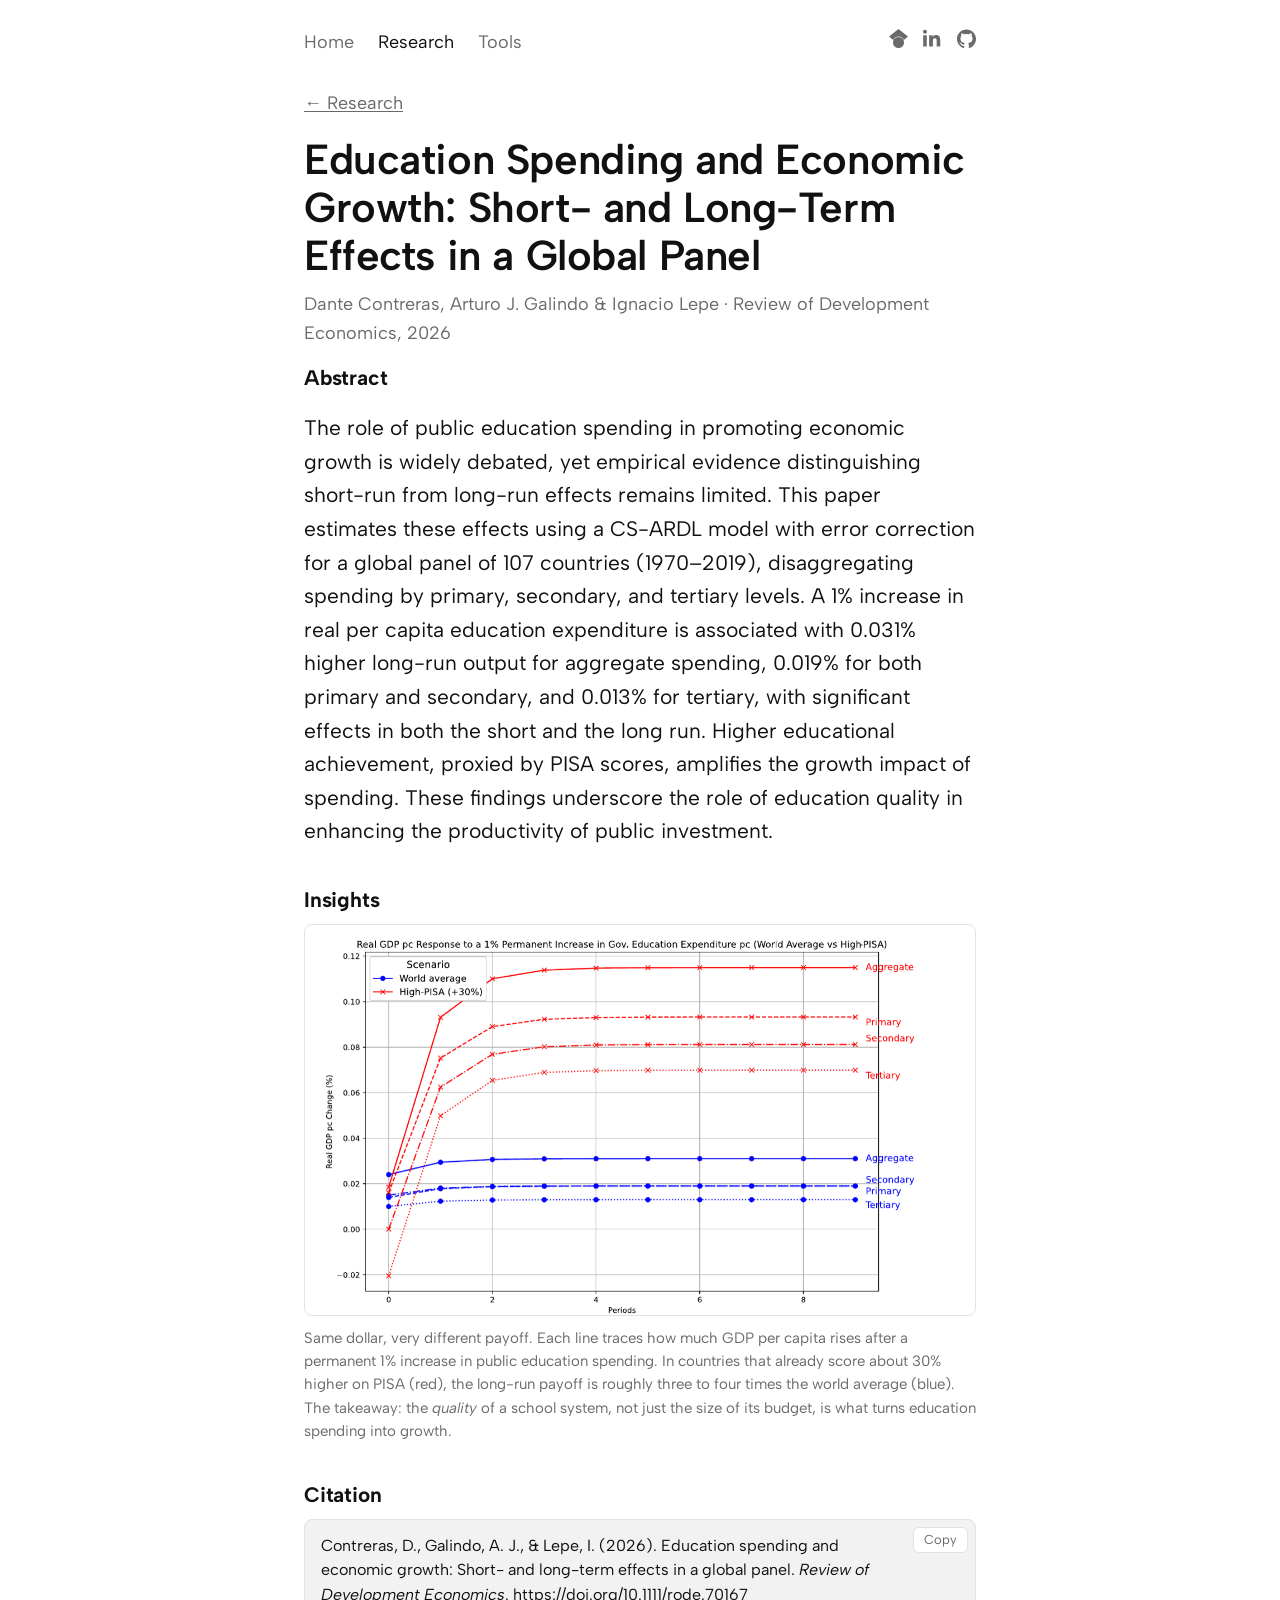
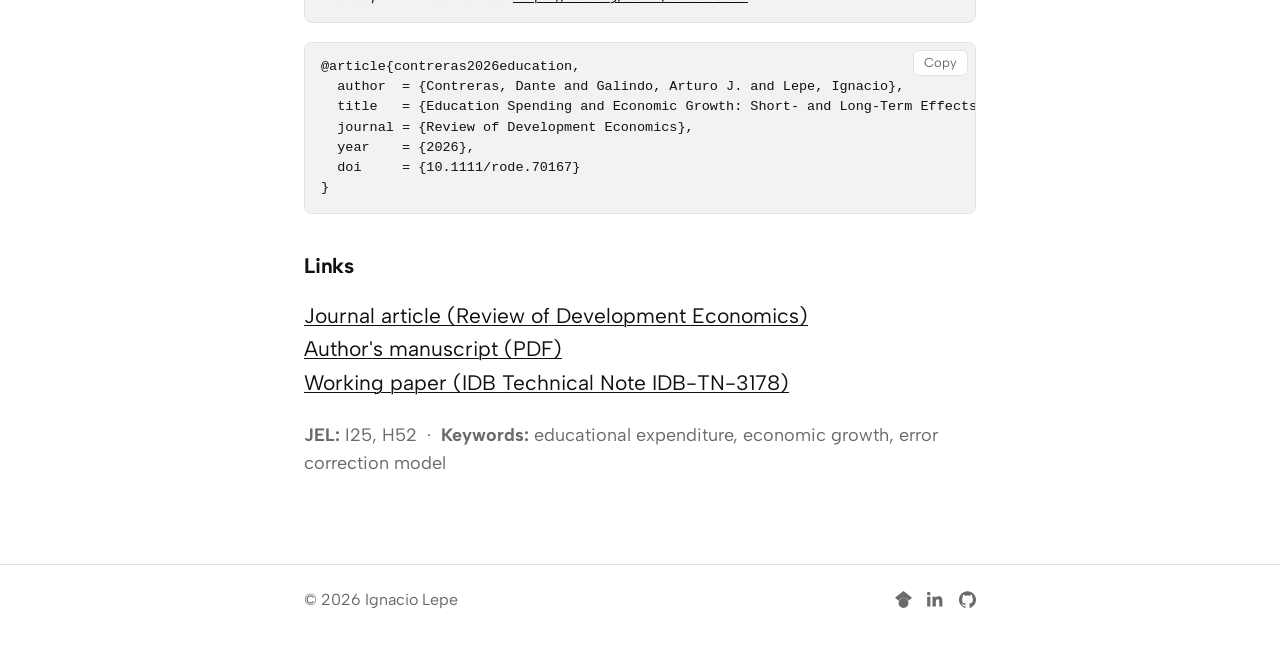
<file: papers/education-spending.html>
<!DOCTYPE html>
<html lang="en">
<head>
  <meta charset="utf-8">
  <meta name="viewport" content="width=device-width, initial-scale=1">
  <title>Education Spending and Economic Growth — Ignacio Lepe</title>
  <meta name="description" content="Education Spending and Economic Growth: Short- and Long-Term Effects in a Global Panel. Contreras, Galindo & Lepe, Review of Development Economics, 2026.">
  <link rel="canonical" href="https://lepe.cl/papers/education-spending.html">
  <meta property="og:title" content="Education Spending and Economic Growth">
  <meta property="og:description" content="Education Spending and Economic Growth: Short- and Long-Term Effects in a Global Panel. Contreras, Galindo & Lepe, Review of Development Economics, 2026.">
  <meta property="og:type" content="article">
  <meta property="og:url" content="https://lepe.cl/papers/education-spending.html">
  <meta property="og:image" content="https://lepe.cl/assets/figures/education-spending-fig2.png">
  <meta name="twitter:card" content="summary_large_image">
  <link rel="icon" href="../assets/favicon.png" type="image/png">
  <link rel="stylesheet" href="../css/style.css">
</head>
<body>
  <header class="masthead">
    <div class="wrap">
      <nav class="nav">
        <a href="../index.html">Home</a>
        <a href="../research.html" class="active">Research</a>
        <a href="../tools.html">Tools</a>
      </nav>
      <span class="social">
        <a href="https://scholar.google.com/citations?user=OcEcKRQAAAAJ" target="_blank" rel="noopener" aria-label="Google Scholar"><svg viewBox="0 0 24 24" aria-hidden="true"><path d="M5.242 13.769L0 9.5 12 0l12 9.5-5.242 4.269C17.548 11.249 14.978 9.5 12 9.5c-2.977 0-5.548 1.748-6.758 4.269zM12 10a7 7 0 1 0 0 14 7 7 0 0 0 0-14z"/></svg></a>
        <a href="https://cl.linkedin.com/in/ignacio-lepe-6026b4215" target="_blank" rel="noopener" aria-label="LinkedIn"><svg viewBox="0 0 24 24" aria-hidden="true"><path d="M4.98 3.5C4.98 4.88 3.87 6 2.5 6S0 4.88 0 3.5 1.12 1 2.5 1s2.48 1.12 2.48 2.5zM.24 8h4.52v14H.24V8zm7.5 0h4.33v1.92h.06c.6-1.14 2.07-2.34 4.26-2.34 4.56 0 5.4 3 5.4 6.9V22h-4.52v-6.62c0-1.58-.03-3.62-2.2-3.62-2.2 0-2.54 1.72-2.54 3.5V22H7.74V8z"/></svg></a>
        <a href="https://github.com/IgnacioLepe" target="_blank" rel="noopener" aria-label="GitHub"><svg viewBox="0 0 24 24" aria-hidden="true"><path d="M12 .5C5.37.5 0 5.87 0 12.5c0 5.3 3.44 9.8 8.21 11.38.6.11.82-.26.82-.58 0-.29-.01-1.04-.02-2.04-3.34.73-4.04-1.61-4.04-1.61-.55-1.39-1.34-1.76-1.34-1.76-1.09-.75.08-.73.08-.73 1.2.09 1.84 1.24 1.84 1.24 1.07 1.84 2.8 1.31 3.49 1 .11-.78.42-1.31.76-1.61-2.67-.3-5.47-1.34-5.47-5.95 0-1.31.47-2.38 1.24-3.22-.13-.3-.54-1.52.11-3.18 0 0 1.01-.32 3.3 1.23a11.5 11.5 0 016 0c2.29-1.55 3.3-1.23 3.3-1.23.65 1.66.24 2.88.12 3.18.77.84 1.23 1.91 1.23 3.22 0 4.62-2.81 5.64-5.49 5.94.43.37.81 1.1.81 2.22 0 1.6-.01 2.9-.01 3.29 0 .32.21.7.82.58C20.56 22.3 24 17.8 24 12.5 24 5.87 18.63.5 12 .5z"/></svg></a>
      </span>
    </div>
  </header>

  <main>
    <div class="wrap">
      <p class="subtle" style="margin-top:0;"><a href="../research.html">&larr; Research</a></p>

      <h1 class="page-title" style="margin-bottom:10px;">Education Spending and Economic Growth: Short- and Long-Term Effects in a Global Panel</h1>
      <p class="subtle" style="margin-top:0;">Dante Contreras, Arturo J. Galindo &amp; Ignacio Lepe · Review of Development Economics, 2026</p>

      <h2 class="label">Abstract</h2>
      <p>The role of public education spending in promoting economic growth is widely debated, yet empirical evidence distinguishing short-run from long-run effects remains limited. This paper estimates these effects using a CS-ARDL model with error correction for a global panel of 107 countries (1970&ndash;2019), disaggregating spending by primary, secondary, and tertiary levels. A 1% increase in real per capita education expenditure is associated with 0.031% higher long-run output for aggregate spending, 0.019% for both primary and secondary, and 0.013% for tertiary, with significant effects in both the short and the long run. Higher educational achievement, proxied by PISA scores, amplifies the growth impact of spending. These findings underscore the role of education quality in enhancing the productivity of public investment.</p>

      <h2 class="label">Insights</h2>
      <figure class="insight">
        <img src="../assets/figures/education-spending-fig2.png" alt="Simulated real GDP per capita response to a 1% permanent increase in government education spending: high-PISA scenario (red) versus world average (blue), by education level.">
        <figcaption>Same dollar, very different payoff. Each line traces how much GDP per capita rises after a permanent 1% increase in public education spending. In countries that already score about 30% higher on PISA (red), the long-run payoff is roughly three to four times the world average (blue). The takeaway: the <em>quality</em> of a school system, not just the size of its budget, is what turns education spending into growth.</figcaption>
      </figure>

      <h2 class="label">Citation</h2>
      <div class="codebox"><button class="copy-btn" type="button" onclick="(function(b){var t=b.nextElementSibling.innerText.trim(),d=function(){b.textContent='Copied!';setTimeout(function(){b.textContent='Copy';},1500);},f=function(){var a=document.createElement('textarea');a.value=t;a.style.position='fixed';a.style.opacity='0';document.body.appendChild(a);a.select();try{document.execCommand('copy');}catch(e){}document.body.removeChild(a);d();};if(navigator.clipboard&&navigator.clipboard.writeText){navigator.clipboard.writeText(t).then(d,f);}else{f();}})(this)">Copy</button><div class="apa">Contreras, D., Galindo, A. J., &amp; Lepe, I. (2026). Education spending and economic growth: Short- and long-term effects in a global panel. <em>Review of Development Economics</em>. <a href="https://doi.org/10.1111/rode.70167" target="_blank" rel="noopener">https://doi.org/10.1111/rode.70167</a></div></div>
      <div class="codebox"><button class="copy-btn" type="button" onclick="(function(b){var t=b.nextElementSibling.innerText.trim(),d=function(){b.textContent='Copied!';setTimeout(function(){b.textContent='Copy';},1500);},f=function(){var a=document.createElement('textarea');a.value=t;a.style.position='fixed';a.style.opacity='0';document.body.appendChild(a);a.select();try{document.execCommand('copy');}catch(e){}document.body.removeChild(a);d();};if(navigator.clipboard&&navigator.clipboard.writeText){navigator.clipboard.writeText(t).then(d,f);}else{f();}})(this)">Copy</button><pre class="bibtex">@article{contreras2026education,
  author  = {Contreras, Dante and Galindo, Arturo J. and Lepe, Ignacio},
  title   = {Education Spending and Economic Growth: Short- and Long-Term Effects in a Global Panel},
  journal = {Review of Development Economics},
  year    = {2026},
  doi     = {10.1111/rode.70167}
}</pre></div>

      <h2 class="label">Links</h2>
      <p><a href="https://doi.org/10.1111/rode.70167" target="_blank" rel="noopener">Journal article (Review of Development Economics)</a><br>
         <a href="education-spending.pdf" target="_blank" rel="noopener">Author's manuscript (PDF)</a><br>
         <a href="https://publications.iadb.org/en/education-spending-and-economic-growth-short-and-long-term-effects" target="_blank" rel="noopener">Working paper (IDB Technical Note IDB-TN-3178)</a></p>

      <p class="subtle"><strong>JEL:</strong> I25, H52 &nbsp;·&nbsp; <strong>Keywords:</strong> educational expenditure, economic growth, error correction model</p>
    </div>
  </main>

  <footer class="foot">
    <div class="wrap">
      <span>&copy; <span id="year">2026</span> Ignacio Lepe</span>
      <span class="social">
        <a href="https://scholar.google.com/citations?user=OcEcKRQAAAAJ" target="_blank" rel="noopener" aria-label="Google Scholar"><svg viewBox="0 0 24 24" aria-hidden="true"><path d="M5.242 13.769L0 9.5 12 0l12 9.5-5.242 4.269C17.548 11.249 14.978 9.5 12 9.5c-2.977 0-5.548 1.748-6.758 4.269zM12 10a7 7 0 1 0 0 14 7 7 0 0 0 0-14z"/></svg></a>
        <a href="https://cl.linkedin.com/in/ignacio-lepe-6026b4215" target="_blank" rel="noopener" aria-label="LinkedIn"><svg viewBox="0 0 24 24" aria-hidden="true"><path d="M4.98 3.5C4.98 4.88 3.87 6 2.5 6S0 4.88 0 3.5 1.12 1 2.5 1s2.48 1.12 2.48 2.5zM.24 8h4.52v14H.24V8zm7.5 0h4.33v1.92h.06c.6-1.14 2.07-2.34 4.26-2.34 4.56 0 5.4 3 5.4 6.9V22h-4.52v-6.62c0-1.58-.03-3.62-2.2-3.62-2.2 0-2.54 1.72-2.54 3.5V22H7.74V8z"/></svg></a>
        <a href="https://github.com/IgnacioLepe" target="_blank" rel="noopener" aria-label="GitHub"><svg viewBox="0 0 24 24" aria-hidden="true"><path d="M12 .5C5.37.5 0 5.87 0 12.5c0 5.3 3.44 9.8 8.21 11.38.6.11.82-.26.82-.58 0-.29-.01-1.04-.02-2.04-3.34.73-4.04-1.61-4.04-1.61-.55-1.39-1.34-1.76-1.34-1.76-1.09-.75.08-.73.08-.73 1.2.09 1.84 1.24 1.84 1.24 1.07 1.84 2.8 1.31 3.49 1 .11-.78.42-1.31.76-1.61-2.67-.3-5.47-1.34-5.47-5.95 0-1.31.47-2.38 1.24-3.22-.13-.3-.54-1.52.11-3.18 0 0 1.01-.32 3.3 1.23a11.5 11.5 0 016 0c2.29-1.55 3.3-1.23 3.3-1.23.65 1.66.24 2.88.12 3.18.77.84 1.23 1.91 1.23 3.22 0 4.62-2.81 5.64-5.49 5.94.43.37.81 1.1.81 2.22 0 1.6-.01 2.9-.01 3.29 0 .32.21.7.82.58C20.56 22.3 24 17.8 24 12.5 24 5.87 18.63.5 12 .5z"/></svg></a>
      </span>
    </div>
  </footer>

  <script>document.getElementById('year').textContent = new Date().getFullYear();</script>
  <script src="/js/analytics.js" defer></script>
</body>
</html>
</file>
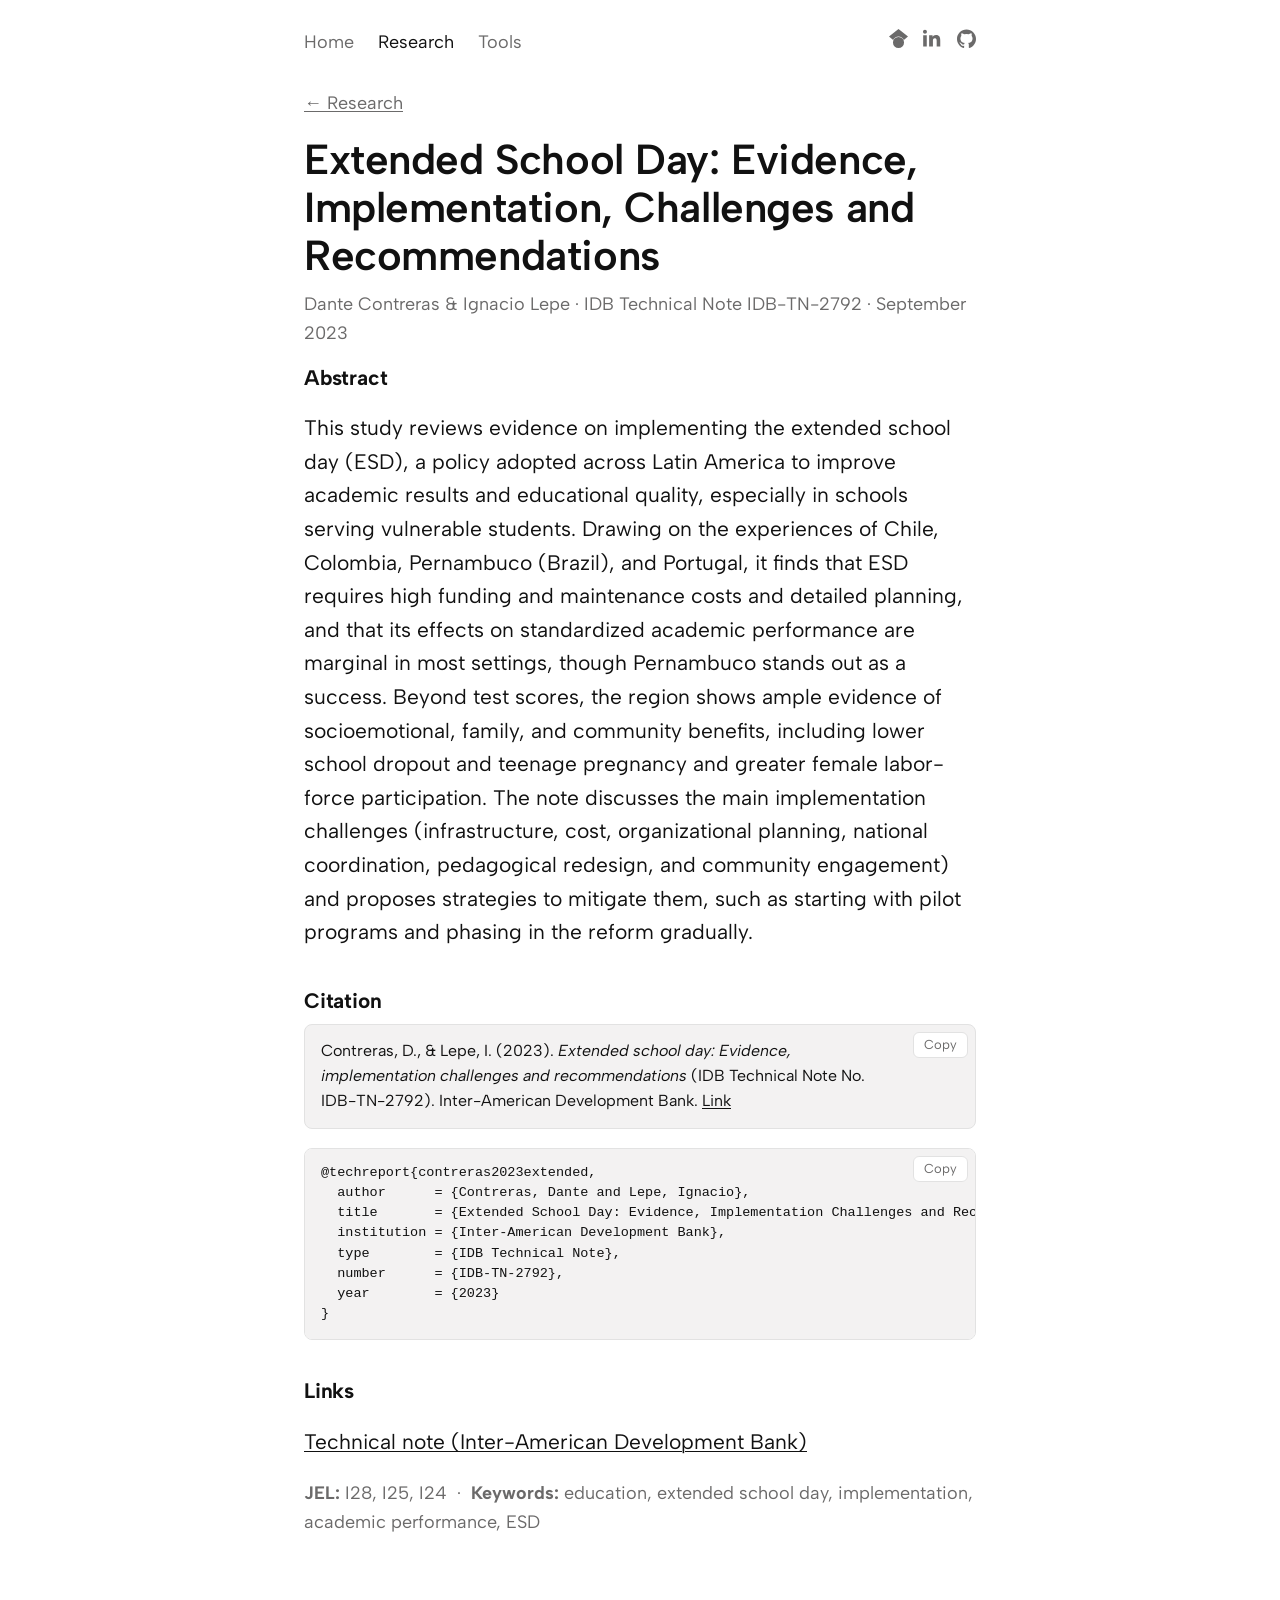
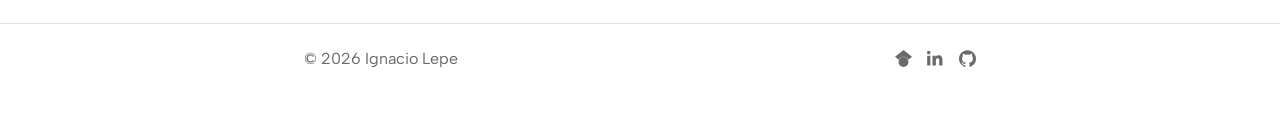
<file: papers/extended-school-day.html>
<!DOCTYPE html>
<html lang="en">
<head>
  <meta charset="utf-8">
  <meta name="viewport" content="width=device-width, initial-scale=1">
  <title>Extended School Day — Ignacio Lepe</title>
  <meta name="description" content="Extended School Day: Evidence, Implementation, Challenges and Recommendations. IDB Technical Note IDB-TN-2792.">
  <link rel="canonical" href="https://lepe.cl/papers/extended-school-day.html">
  <meta property="og:title" content="Extended School Day">
  <meta property="og:description" content="Extended School Day: Evidence, Implementation, Challenges and Recommendations. IDB Technical Note IDB-TN-2792.">
  <meta property="og:type" content="article">
  <meta property="og:url" content="https://lepe.cl/papers/extended-school-day.html">
  <meta property="og:image" content="https://lepe.cl/assets/portrait.jpg">
  <meta name="twitter:card" content="summary">
  <link rel="icon" href="../assets/favicon.png" type="image/png">
  <link rel="stylesheet" href="../css/style.css">
</head>
<body>
  <header class="masthead">
    <div class="wrap">
      <nav class="nav">
        <a href="../index.html">Home</a>
        <a href="../research.html" class="active">Research</a>
        <a href="../tools.html">Tools</a>
      </nav>
      <span class="social">
        <a href="https://scholar.google.com/citations?user=OcEcKRQAAAAJ" target="_blank" rel="noopener" aria-label="Google Scholar"><svg viewBox="0 0 24 24" aria-hidden="true"><path d="M5.242 13.769L0 9.5 12 0l12 9.5-5.242 4.269C17.548 11.249 14.978 9.5 12 9.5c-2.977 0-5.548 1.748-6.758 4.269zM12 10a7 7 0 1 0 0 14 7 7 0 0 0 0-14z"/></svg></a>
        <a href="https://cl.linkedin.com/in/ignacio-lepe-6026b4215" target="_blank" rel="noopener" aria-label="LinkedIn"><svg viewBox="0 0 24 24" aria-hidden="true"><path d="M4.98 3.5C4.98 4.88 3.87 6 2.5 6S0 4.88 0 3.5 1.12 1 2.5 1s2.48 1.12 2.48 2.5zM.24 8h4.52v14H.24V8zm7.5 0h4.33v1.92h.06c.6-1.14 2.07-2.34 4.26-2.34 4.56 0 5.4 3 5.4 6.9V22h-4.52v-6.62c0-1.58-.03-3.62-2.2-3.62-2.2 0-2.54 1.72-2.54 3.5V22H7.74V8z"/></svg></a>
        <a href="https://github.com/IgnacioLepe" target="_blank" rel="noopener" aria-label="GitHub"><svg viewBox="0 0 24 24" aria-hidden="true"><path d="M12 .5C5.37.5 0 5.87 0 12.5c0 5.3 3.44 9.8 8.21 11.38.6.11.82-.26.82-.58 0-.29-.01-1.04-.02-2.04-3.34.73-4.04-1.61-4.04-1.61-.55-1.39-1.34-1.76-1.34-1.76-1.09-.75.08-.73.08-.73 1.2.09 1.84 1.24 1.84 1.24 1.07 1.84 2.8 1.31 3.49 1 .11-.78.42-1.31.76-1.61-2.67-.3-5.47-1.34-5.47-5.95 0-1.31.47-2.38 1.24-3.22-.13-.3-.54-1.52.11-3.18 0 0 1.01-.32 3.3 1.23a11.5 11.5 0 016 0c2.29-1.55 3.3-1.23 3.3-1.23.65 1.66.24 2.88.12 3.18.77.84 1.23 1.91 1.23 3.22 0 4.62-2.81 5.64-5.49 5.94.43.37.81 1.1.81 2.22 0 1.6-.01 2.9-.01 3.29 0 .32.21.7.82.58C20.56 22.3 24 17.8 24 12.5 24 5.87 18.63.5 12 .5z"/></svg></a>
      </span>
    </div>
  </header>

  <main>
    <div class="wrap">
      <p class="subtle" style="margin-top:0;"><a href="../research.html">&larr; Research</a></p>
      <h1 class="page-title" style="margin-bottom:10px;">Extended School Day: Evidence, Implementation, Challenges and Recommendations</h1>
      <p class="subtle" style="margin-top:0;">Dante Contreras &amp; Ignacio Lepe · IDB Technical Note IDB-TN-2792 · September 2023</p>

      <h2 class="label">Abstract</h2>
      <p>This study reviews evidence on implementing the extended school day (ESD), a policy adopted across Latin America to improve academic results and educational quality, especially in schools serving vulnerable students. Drawing on the experiences of Chile, Colombia, Pernambuco (Brazil), and Portugal, it finds that ESD requires high funding and maintenance costs and detailed planning, and that its effects on standardized academic performance are marginal in most settings, though Pernambuco stands out as a success. Beyond test scores, the region shows ample evidence of socioemotional, family, and community benefits, including lower school dropout and teenage pregnancy and greater female labor-force participation. The note discusses the main implementation challenges (infrastructure, cost, organizational planning, national coordination, pedagogical redesign, and community engagement) and proposes strategies to mitigate them, such as starting with pilot programs and phasing in the reform gradually.</p>

      <h2 class="label">Citation</h2>
      <div class="codebox"><button class="copy-btn" type="button" onclick="(function(b){var t=b.nextElementSibling.innerText.trim(),d=function(){b.textContent='Copied!';setTimeout(function(){b.textContent='Copy';},1500);},f=function(){var a=document.createElement('textarea');a.value=t;a.style.position='fixed';a.style.opacity='0';document.body.appendChild(a);a.select();try{document.execCommand('copy');}catch(e){}document.body.removeChild(a);d();};if(navigator.clipboard&&navigator.clipboard.writeText){navigator.clipboard.writeText(t).then(d,f);}else{f();}})(this)">Copy</button><div class="apa">Contreras, D., &amp; Lepe, I. (2023). <em>Extended school day: Evidence, implementation challenges and recommendations</em> (IDB Technical Note No. IDB-TN-2792). Inter-American Development Bank. <a href="https://publications.iadb.org/es/jornada-escolar-extendida-evidencia-desafios-de-implementacion-y-recomendaciones" target="_blank" rel="noopener">Link</a></div></div>
      <div class="codebox"><button class="copy-btn" type="button" onclick="(function(b){var t=b.nextElementSibling.innerText.trim(),d=function(){b.textContent='Copied!';setTimeout(function(){b.textContent='Copy';},1500);},f=function(){var a=document.createElement('textarea');a.value=t;a.style.position='fixed';a.style.opacity='0';document.body.appendChild(a);a.select();try{document.execCommand('copy');}catch(e){}document.body.removeChild(a);d();};if(navigator.clipboard&&navigator.clipboard.writeText){navigator.clipboard.writeText(t).then(d,f);}else{f();}})(this)">Copy</button><pre class="bibtex">@techreport{contreras2023extended,
  author      = {Contreras, Dante and Lepe, Ignacio},
  title       = {Extended School Day: Evidence, Implementation Challenges and Recommendations},
  institution = {Inter-American Development Bank},
  type        = {IDB Technical Note},
  number      = {IDB-TN-2792},
  year        = {2023}
}</pre></div>

      <h2 class="label">Links</h2>
      <p><a href="https://publications.iadb.org/es/jornada-escolar-extendida-evidencia-desafios-de-implementacion-y-recomendaciones" target="_blank" rel="noopener">Technical note (Inter-American Development Bank)</a></p>

      <p class="subtle"><strong>JEL:</strong> I28, I25, I24 &nbsp;·&nbsp; <strong>Keywords:</strong> education, extended school day, implementation, academic performance, ESD</p>
    </div>
  </main>

  <footer class="foot">
    <div class="wrap">
      <span>&copy; <span id="year">2026</span> Ignacio Lepe</span>
      <span class="social">
        <a href="https://scholar.google.com/citations?user=OcEcKRQAAAAJ" target="_blank" rel="noopener" aria-label="Google Scholar"><svg viewBox="0 0 24 24" aria-hidden="true"><path d="M5.242 13.769L0 9.5 12 0l12 9.5-5.242 4.269C17.548 11.249 14.978 9.5 12 9.5c-2.977 0-5.548 1.748-6.758 4.269zM12 10a7 7 0 1 0 0 14 7 7 0 0 0 0-14z"/></svg></a>
        <a href="https://cl.linkedin.com/in/ignacio-lepe-6026b4215" target="_blank" rel="noopener" aria-label="LinkedIn"><svg viewBox="0 0 24 24" aria-hidden="true"><path d="M4.98 3.5C4.98 4.88 3.87 6 2.5 6S0 4.88 0 3.5 1.12 1 2.5 1s2.48 1.12 2.48 2.5zM.24 8h4.52v14H.24V8zm7.5 0h4.33v1.92h.06c.6-1.14 2.07-2.34 4.26-2.34 4.56 0 5.4 3 5.4 6.9V22h-4.52v-6.62c0-1.58-.03-3.62-2.2-3.62-2.2 0-2.54 1.72-2.54 3.5V22H7.74V8z"/></svg></a>
        <a href="https://github.com/IgnacioLepe" target="_blank" rel="noopener" aria-label="GitHub"><svg viewBox="0 0 24 24" aria-hidden="true"><path d="M12 .5C5.37.5 0 5.87 0 12.5c0 5.3 3.44 9.8 8.21 11.38.6.11.82-.26.82-.58 0-.29-.01-1.04-.02-2.04-3.34.73-4.04-1.61-4.04-1.61-.55-1.39-1.34-1.76-1.34-1.76-1.09-.75.08-.73.08-.73 1.2.09 1.84 1.24 1.84 1.24 1.07 1.84 2.8 1.31 3.49 1 .11-.78.42-1.31.76-1.61-2.67-.3-5.47-1.34-5.47-5.95 0-1.31.47-2.38 1.24-3.22-.13-.3-.54-1.52.11-3.18 0 0 1.01-.32 3.3 1.23a11.5 11.5 0 016 0c2.29-1.55 3.3-1.23 3.3-1.23.65 1.66.24 2.88.12 3.18.77.84 1.23 1.91 1.23 3.22 0 4.62-2.81 5.64-5.49 5.94.43.37.81 1.1.81 2.22 0 1.6-.01 2.9-.01 3.29 0 .32.21.7.82.58C20.56 22.3 24 17.8 24 12.5 24 5.87 18.63.5 12 .5z"/></svg></a>
      </span>
    </div>
  </footer>
  <script>document.getElementById('year').textContent = new Date().getFullYear();</script>
  <script src="/js/analytics.js" defer></script>
</body>
</html>
</file>
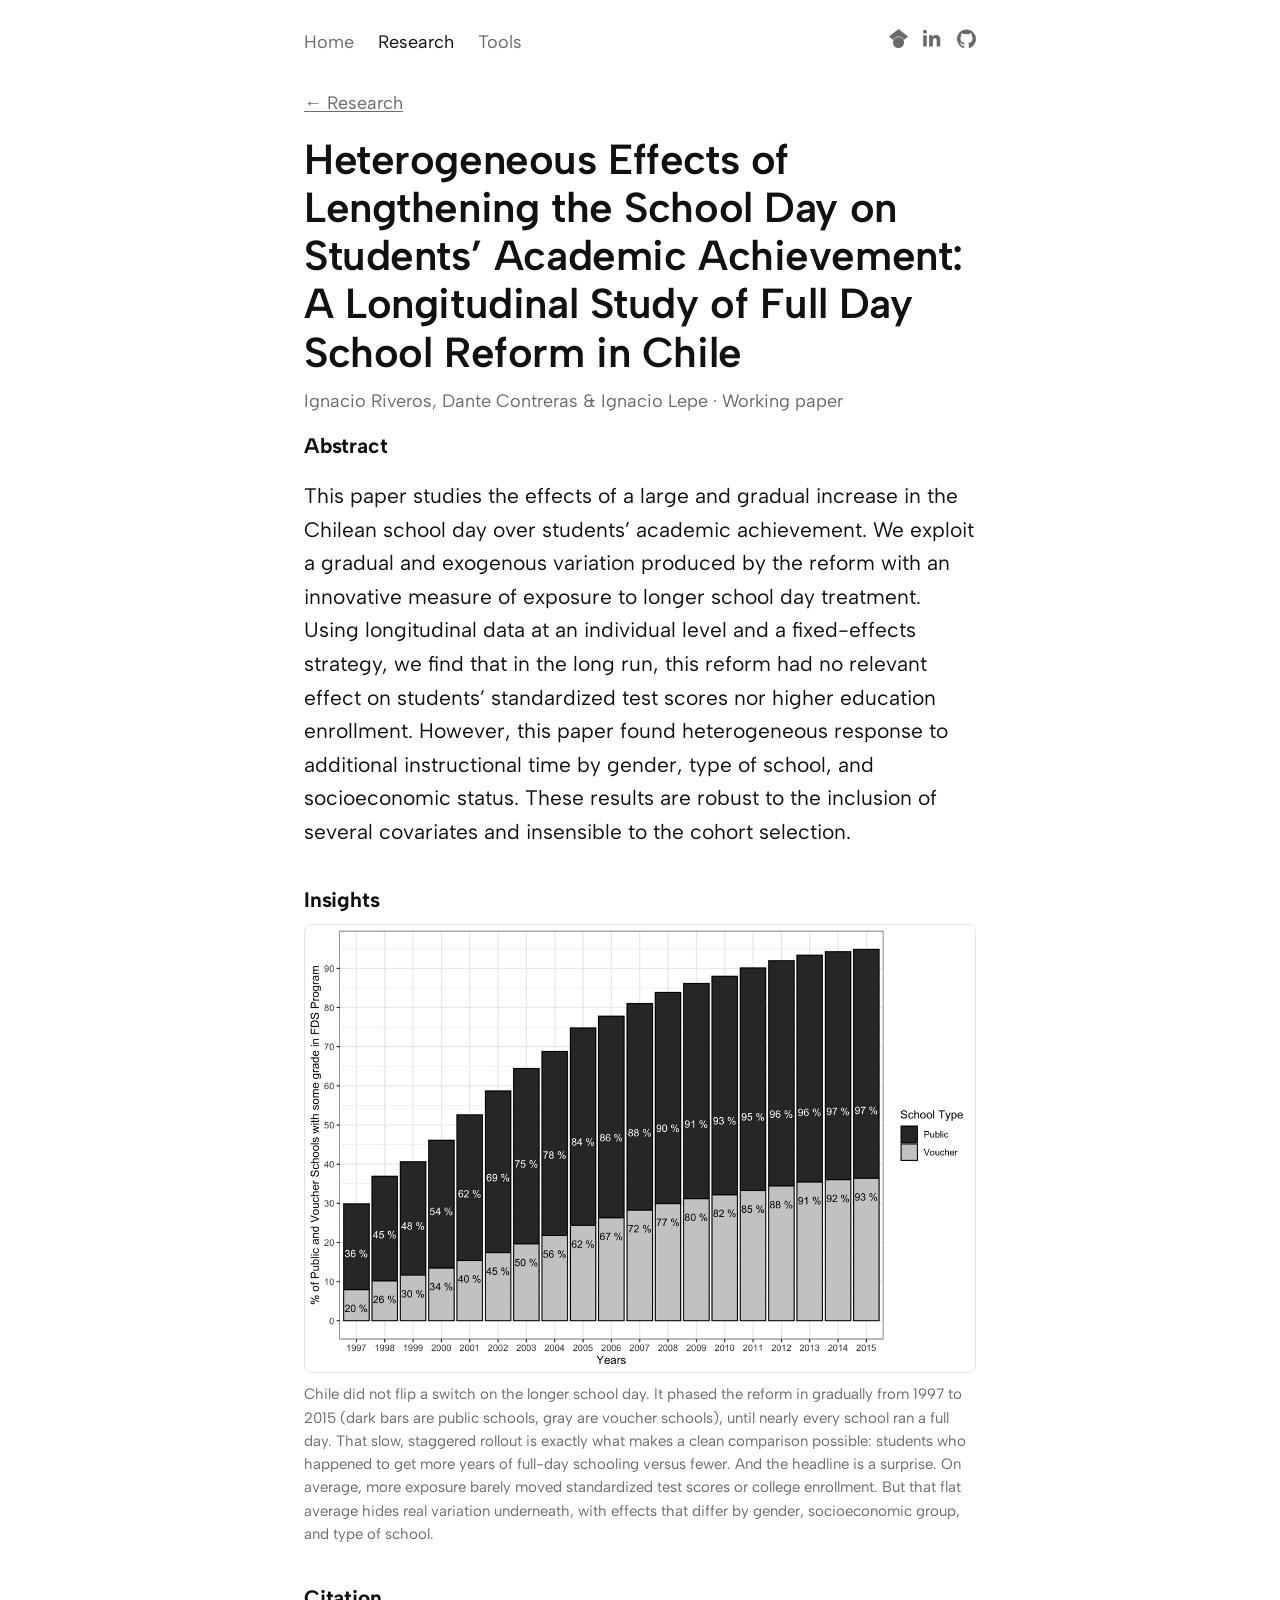
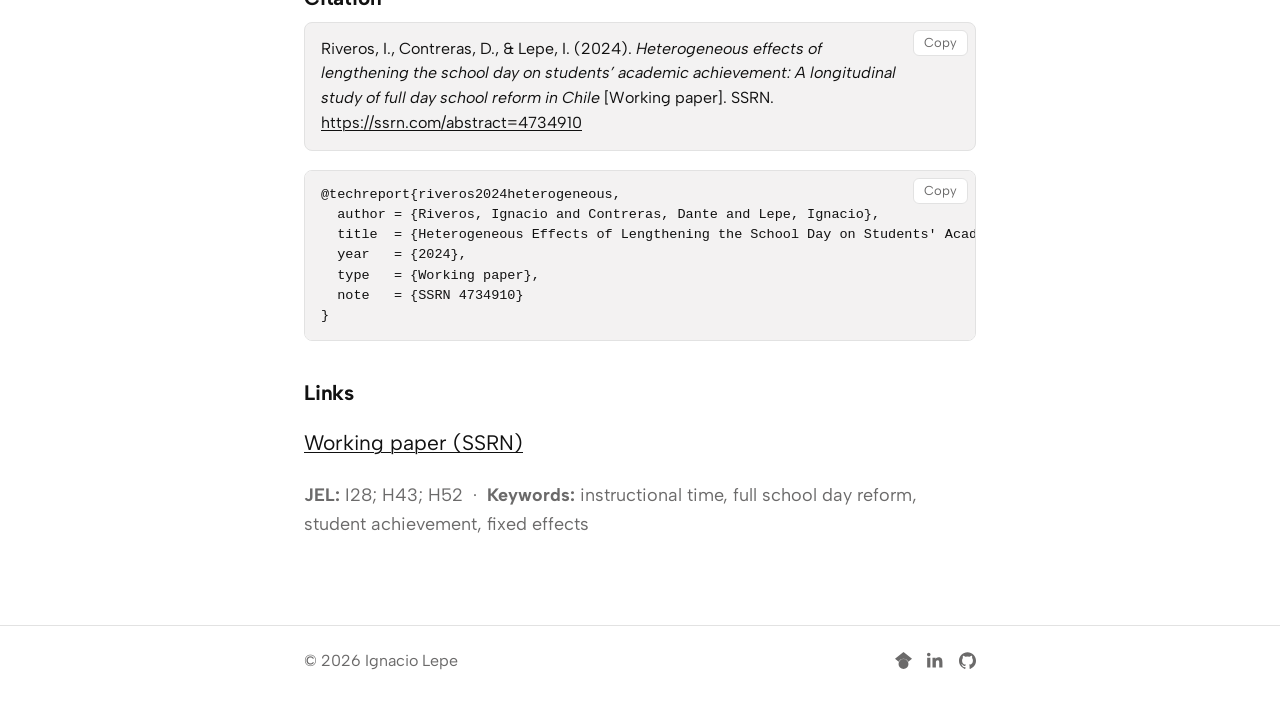
<file: papers/heterogeneous-effects-school-day.html>
<!DOCTYPE html>
<html lang="en">
<head>
  <meta charset="utf-8">
  <meta name="viewport" content="width=device-width, initial-scale=1">
  <title>Heterogeneous Effects of Lengthening the School Day — Ignacio Lepe</title>
  <meta name="description" content="Heterogeneous Effects of Lengthening the School Day on Students' Academic Achievement: A Longitudinal Study of Full Day School Reform in Chile.">
  <link rel="canonical" href="https://lepe.cl/papers/heterogeneous-effects-school-day.html">
  <meta property="og:title" content="Heterogeneous Effects of Lengthening the School Day">
  <meta property="og:description" content="Heterogeneous Effects of Lengthening the School Day on Students' Academic Achievement: A Longitudinal Study of Full Day School Reform in Chile.">
  <meta property="og:type" content="article">
  <meta property="og:url" content="https://lepe.cl/papers/heterogeneous-effects-school-day.html">
  <meta property="og:image" content="https://lepe.cl/assets/figures/heterogeneous-effects-fig1.png">
  <meta name="twitter:card" content="summary_large_image">
  <link rel="icon" href="../assets/favicon.png" type="image/png">
  <link rel="stylesheet" href="../css/style.css">
</head>
<body>
  <header class="masthead">
    <div class="wrap">
      <nav class="nav">
        <a href="../index.html">Home</a>
        <a href="../research.html" class="active">Research</a>
        <a href="../tools.html">Tools</a>
      </nav>
      <span class="social">
        <a href="https://scholar.google.com/citations?user=OcEcKRQAAAAJ" target="_blank" rel="noopener" aria-label="Google Scholar"><svg viewBox="0 0 24 24" aria-hidden="true"><path d="M5.242 13.769L0 9.5 12 0l12 9.5-5.242 4.269C17.548 11.249 14.978 9.5 12 9.5c-2.977 0-5.548 1.748-6.758 4.269zM12 10a7 7 0 1 0 0 14 7 7 0 0 0 0-14z"/></svg></a>
        <a href="https://cl.linkedin.com/in/ignacio-lepe-6026b4215" target="_blank" rel="noopener" aria-label="LinkedIn"><svg viewBox="0 0 24 24" aria-hidden="true"><path d="M4.98 3.5C4.98 4.88 3.87 6 2.5 6S0 4.88 0 3.5 1.12 1 2.5 1s2.48 1.12 2.48 2.5zM.24 8h4.52v14H.24V8zm7.5 0h4.33v1.92h.06c.6-1.14 2.07-2.34 4.26-2.34 4.56 0 5.4 3 5.4 6.9V22h-4.52v-6.62c0-1.58-.03-3.62-2.2-3.62-2.2 0-2.54 1.72-2.54 3.5V22H7.74V8z"/></svg></a>
        <a href="https://github.com/IgnacioLepe" target="_blank" rel="noopener" aria-label="GitHub"><svg viewBox="0 0 24 24" aria-hidden="true"><path d="M12 .5C5.37.5 0 5.87 0 12.5c0 5.3 3.44 9.8 8.21 11.38.6.11.82-.26.82-.58 0-.29-.01-1.04-.02-2.04-3.34.73-4.04-1.61-4.04-1.61-.55-1.39-1.34-1.76-1.34-1.76-1.09-.75.08-.73.08-.73 1.2.09 1.84 1.24 1.84 1.24 1.07 1.84 2.8 1.31 3.49 1 .11-.78.42-1.31.76-1.61-2.67-.3-5.47-1.34-5.47-5.95 0-1.31.47-2.38 1.24-3.22-.13-.3-.54-1.52.11-3.18 0 0 1.01-.32 3.3 1.23a11.5 11.5 0 016 0c2.29-1.55 3.3-1.23 3.3-1.23.65 1.66.24 2.88.12 3.18.77.84 1.23 1.91 1.23 3.22 0 4.62-2.81 5.64-5.49 5.94.43.37.81 1.1.81 2.22 0 1.6-.01 2.9-.01 3.29 0 .32.21.7.82.58C20.56 22.3 24 17.8 24 12.5 24 5.87 18.63.5 12 .5z"/></svg></a>
      </span>
    </div>
  </header>

  <main>
    <div class="wrap">
      <p class="subtle" style="margin-top:0;"><a href="../research.html">&larr; Research</a></p>
      <h1 class="page-title" style="margin-bottom:10px;">Heterogeneous Effects of Lengthening the School Day on Students&rsquo; Academic Achievement: A Longitudinal Study of Full Day School Reform in Chile</h1>
      <p class="subtle" style="margin-top:0;">Ignacio Riveros, Dante Contreras &amp; Ignacio Lepe · Working paper</p>

      <h2 class="label">Abstract</h2>
      <p>This paper studies the effects of a large and gradual increase in the Chilean school day over students&rsquo; academic achievement. We exploit a gradual and exogenous variation produced by the reform with an innovative measure of exposure to longer school day treatment. Using longitudinal data at an individual level and a fixed-effects strategy, we find that in the long run, this reform had no relevant effect on students&rsquo; standardized test scores nor higher education enrollment. However, this paper found heterogeneous response to additional instructional time by gender, type of school, and socioeconomic status. These results are robust to the inclusion of several covariates and insensible to the cohort selection.</p>

      <h2 class="label">Insights</h2>
      <figure class="insight">
        <img src="../assets/figures/heterogeneous-effects-fig1.png" alt="Stacked bar chart showing the share of public schools (dark) and voucher schools (gray) participating in Chile's Full Day School reform rising gradually from roughly 20 to 36 percent in 1997 to 93 to 97 percent by 2015.">
        <figcaption>Chile did not flip a switch on the longer school day. It phased the reform in gradually from 1997 to 2015 (dark bars are public schools, gray are voucher schools), until nearly every school ran a full day. That slow, staggered rollout is exactly what makes a clean comparison possible: students who happened to get more years of full-day schooling versus fewer. And the headline is a surprise. On average, more exposure barely moved standardized test scores or college enrollment. But that flat average hides real variation underneath, with effects that differ by gender, socioeconomic group, and type of school.</figcaption>
      </figure>

      <h2 class="label">Citation</h2>
      <div class="codebox"><button class="copy-btn" type="button" onclick="(function(b){var t=b.nextElementSibling.innerText.trim(),d=function(){b.textContent='Copied!';setTimeout(function(){b.textContent='Copy';},1500);},f=function(){var a=document.createElement('textarea');a.value=t;a.style.position='fixed';a.style.opacity='0';document.body.appendChild(a);a.select();try{document.execCommand('copy');}catch(e){}document.body.removeChild(a);d();};if(navigator.clipboard&&navigator.clipboard.writeText){navigator.clipboard.writeText(t).then(d,f);}else{f();}})(this)">Copy</button><div class="apa">Riveros, I., Contreras, D., &amp; Lepe, I. (2024). <em>Heterogeneous effects of lengthening the school day on students&rsquo; academic achievement: A longitudinal study of full day school reform in Chile</em> [Working paper]. SSRN. <a href="https://ssrn.com/abstract=4734910" target="_blank" rel="noopener">https://ssrn.com/abstract=4734910</a></div></div>
      <div class="codebox"><button class="copy-btn" type="button" onclick="(function(b){var t=b.nextElementSibling.innerText.trim(),d=function(){b.textContent='Copied!';setTimeout(function(){b.textContent='Copy';},1500);},f=function(){var a=document.createElement('textarea');a.value=t;a.style.position='fixed';a.style.opacity='0';document.body.appendChild(a);a.select();try{document.execCommand('copy');}catch(e){}document.body.removeChild(a);d();};if(navigator.clipboard&&navigator.clipboard.writeText){navigator.clipboard.writeText(t).then(d,f);}else{f();}})(this)">Copy</button><pre class="bibtex">@techreport{riveros2024heterogeneous,
  author = {Riveros, Ignacio and Contreras, Dante and Lepe, Ignacio},
  title  = {Heterogeneous Effects of Lengthening the School Day on Students' Academic Achievement: A Longitudinal Study of Full Day School Reform in Chile},
  year   = {2024},
  type   = {Working paper},
  note   = {SSRN 4734910}
}</pre></div>

      <h2 class="label">Links</h2>
      <p><a href="https://papers.ssrn.com/sol3/papers.cfm?abstract_id=4734910" target="_blank" rel="noopener">Working paper (SSRN)</a></p>

      <p class="subtle"><strong>JEL:</strong> I28; H43; H52 &nbsp;·&nbsp; <strong>Keywords:</strong> instructional time, full school day reform, student achievement, fixed effects</p>
    </div>
  </main>

  <footer class="foot">
    <div class="wrap">
      <span>&copy; <span id="year">2026</span> Ignacio Lepe</span>
      <span class="social">
        <a href="https://scholar.google.com/citations?user=OcEcKRQAAAAJ" target="_blank" rel="noopener" aria-label="Google Scholar"><svg viewBox="0 0 24 24" aria-hidden="true"><path d="M5.242 13.769L0 9.5 12 0l12 9.5-5.242 4.269C17.548 11.249 14.978 9.5 12 9.5c-2.977 0-5.548 1.748-6.758 4.269zM12 10a7 7 0 1 0 0 14 7 7 0 0 0 0-14z"/></svg></a>
        <a href="https://cl.linkedin.com/in/ignacio-lepe-6026b4215" target="_blank" rel="noopener" aria-label="LinkedIn"><svg viewBox="0 0 24 24" aria-hidden="true"><path d="M4.98 3.5C4.98 4.88 3.87 6 2.5 6S0 4.88 0 3.5 1.12 1 2.5 1s2.48 1.12 2.48 2.5zM.24 8h4.52v14H.24V8zm7.5 0h4.33v1.92h.06c.6-1.14 2.07-2.34 4.26-2.34 4.56 0 5.4 3 5.4 6.9V22h-4.52v-6.62c0-1.58-.03-3.62-2.2-3.62-2.2 0-2.54 1.72-2.54 3.5V22H7.74V8z"/></svg></a>
        <a href="https://github.com/IgnacioLepe" target="_blank" rel="noopener" aria-label="GitHub"><svg viewBox="0 0 24 24" aria-hidden="true"><path d="M12 .5C5.37.5 0 5.87 0 12.5c0 5.3 3.44 9.8 8.21 11.38.6.11.82-.26.82-.58 0-.29-.01-1.04-.02-2.04-3.34.73-4.04-1.61-4.04-1.61-.55-1.39-1.34-1.76-1.34-1.76-1.09-.75.08-.73.08-.73 1.2.09 1.84 1.24 1.84 1.24 1.07 1.84 2.8 1.31 3.49 1 .11-.78.42-1.31.76-1.61-2.67-.3-5.47-1.34-5.47-5.95 0-1.31.47-2.38 1.24-3.22-.13-.3-.54-1.52.11-3.18 0 0 1.01-.32 3.3 1.23a11.5 11.5 0 016 0c2.29-1.55 3.3-1.23 3.3-1.23.65 1.66.24 2.88.12 3.18.77.84 1.23 1.91 1.23 3.22 0 4.62-2.81 5.64-5.49 5.94.43.37.81 1.1.81 2.22 0 1.6-.01 2.9-.01 3.29 0 .32.21.7.82.58C20.56 22.3 24 17.8 24 12.5 24 5.87 18.63.5 12 .5z"/></svg></a>
      </span>
    </div>
  </footer>
  <script>document.getElementById('year').textContent = new Date().getFullYear();</script>
  <script src="/js/analytics.js" defer></script>
</body>
</html>
</file>
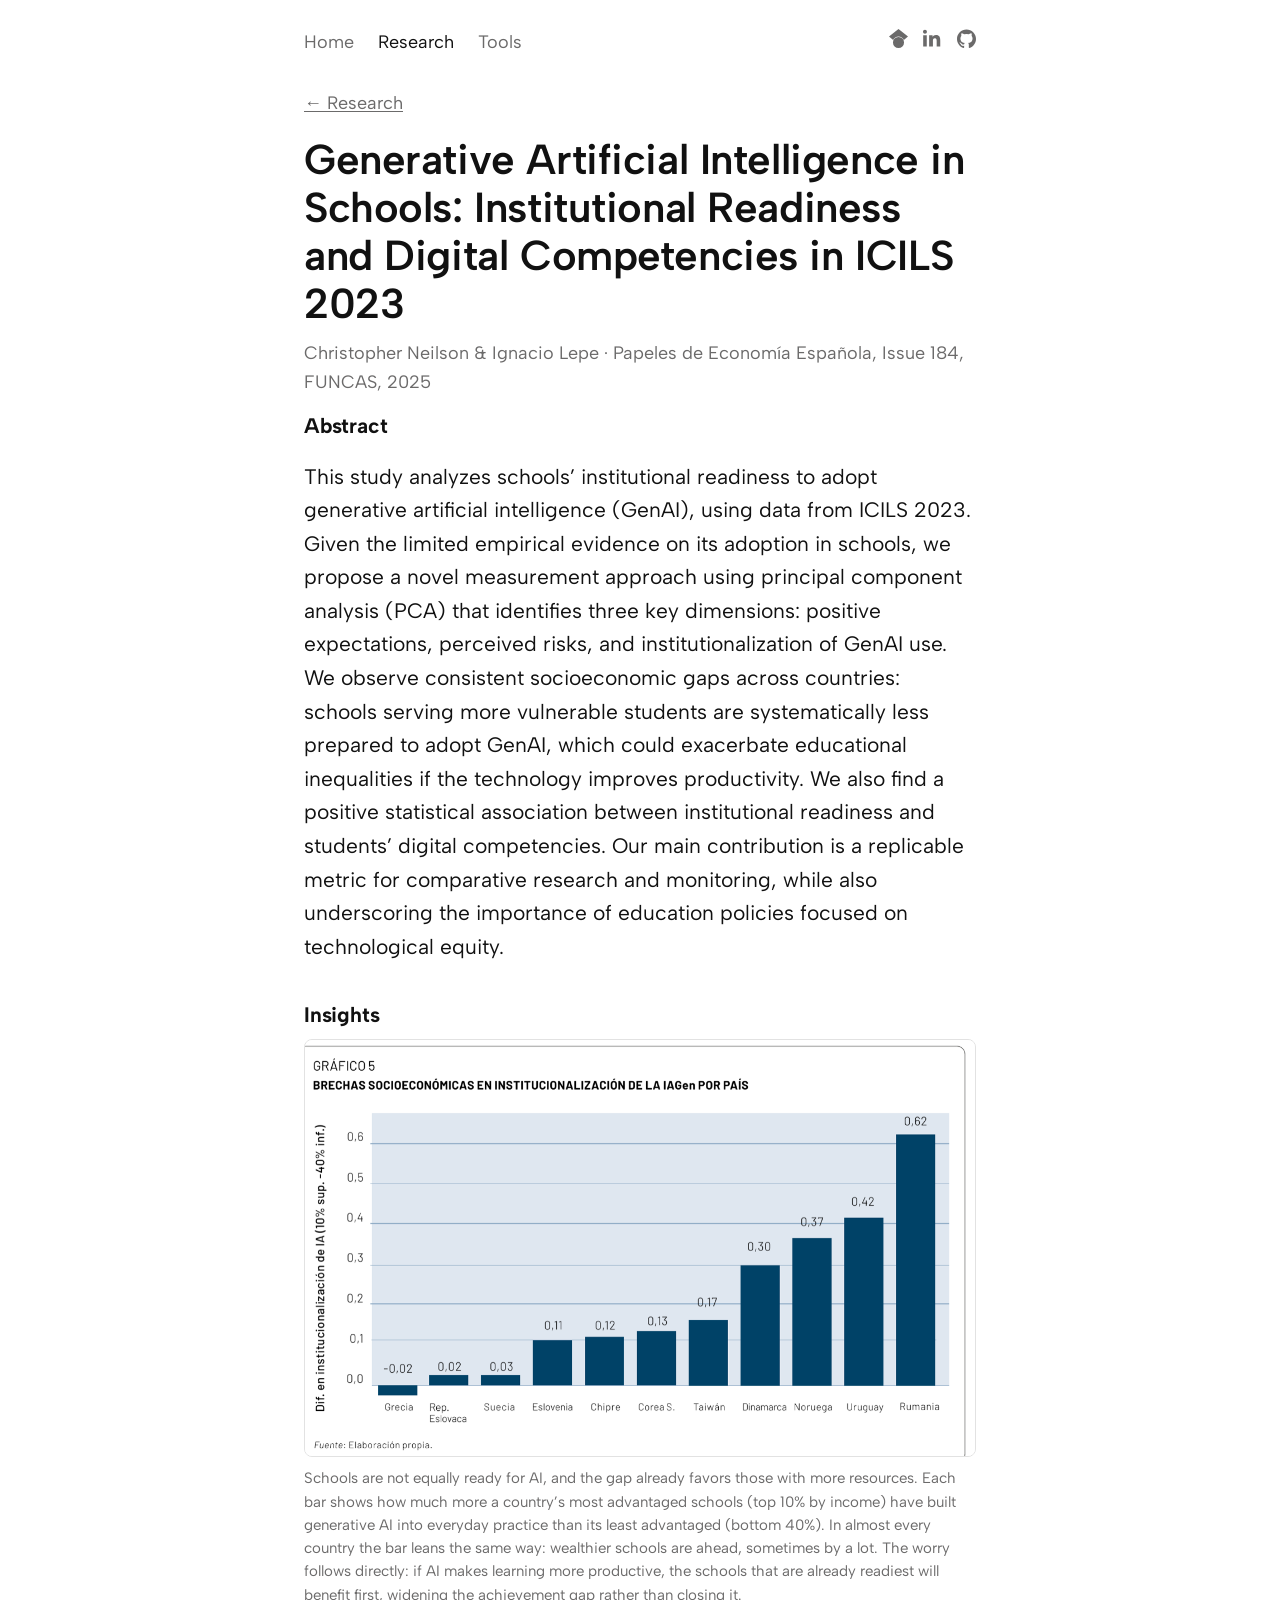
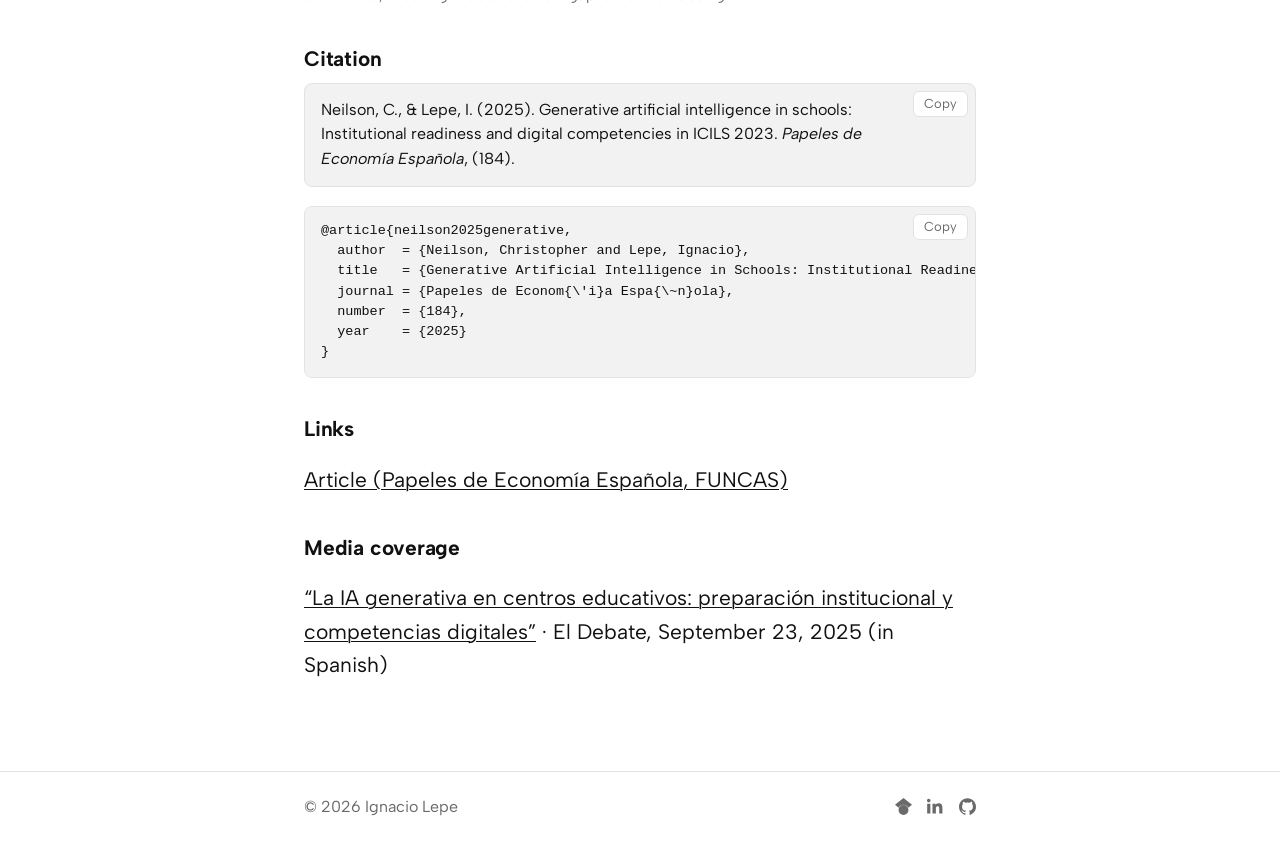
<file: papers/inteligencia-artificial.html>
<!DOCTYPE html>
<html lang="en">
<head>
  <meta charset="utf-8">
  <meta name="viewport" content="width=device-width, initial-scale=1">
  <title>Generative Artificial Intelligence in Schools — Ignacio Lepe</title>
  <meta name="description" content="Generative Artificial Intelligence in Schools: Institutional Readiness and Digital Competencies in ICILS 2023. Neilson & Lepe, Papeles de Economía Española, FUNCAS.">
  <link rel="canonical" href="https://lepe.cl/papers/inteligencia-artificial.html">
  <meta property="og:title" content="Generative Artificial Intelligence in Schools">
  <meta property="og:description" content="Generative Artificial Intelligence in Schools: Institutional Readiness and Digital Competencies in ICILS 2023. Neilson & Lepe, Papeles de Economía Española, FUNCAS.">
  <meta property="og:type" content="article">
  <meta property="og:url" content="https://lepe.cl/papers/inteligencia-artificial.html">
  <meta property="og:image" content="https://lepe.cl/assets/figures/inteligencia-artificial-fig5.png">
  <meta name="twitter:card" content="summary_large_image">
  <link rel="icon" href="../assets/favicon.png" type="image/png">
  <link rel="stylesheet" href="../css/style.css">
</head>
<body>
  <header class="masthead">
    <div class="wrap">
      <nav class="nav">
        <a href="../index.html">Home</a>
        <a href="../research.html" class="active">Research</a>
        <a href="../tools.html">Tools</a>
      </nav>
      <span class="social">
        <a href="https://scholar.google.com/citations?user=OcEcKRQAAAAJ" target="_blank" rel="noopener" aria-label="Google Scholar"><svg viewBox="0 0 24 24" aria-hidden="true"><path d="M5.242 13.769L0 9.5 12 0l12 9.5-5.242 4.269C17.548 11.249 14.978 9.5 12 9.5c-2.977 0-5.548 1.748-6.758 4.269zM12 10a7 7 0 1 0 0 14 7 7 0 0 0 0-14z"/></svg></a>
        <a href="https://cl.linkedin.com/in/ignacio-lepe-6026b4215" target="_blank" rel="noopener" aria-label="LinkedIn"><svg viewBox="0 0 24 24" aria-hidden="true"><path d="M4.98 3.5C4.98 4.88 3.87 6 2.5 6S0 4.88 0 3.5 1.12 1 2.5 1s2.48 1.12 2.48 2.5zM.24 8h4.52v14H.24V8zm7.5 0h4.33v1.92h.06c.6-1.14 2.07-2.34 4.26-2.34 4.56 0 5.4 3 5.4 6.9V22h-4.52v-6.62c0-1.58-.03-3.62-2.2-3.62-2.2 0-2.54 1.72-2.54 3.5V22H7.74V8z"/></svg></a>
        <a href="https://github.com/IgnacioLepe" target="_blank" rel="noopener" aria-label="GitHub"><svg viewBox="0 0 24 24" aria-hidden="true"><path d="M12 .5C5.37.5 0 5.87 0 12.5c0 5.3 3.44 9.8 8.21 11.38.6.11.82-.26.82-.58 0-.29-.01-1.04-.02-2.04-3.34.73-4.04-1.61-4.04-1.61-.55-1.39-1.34-1.76-1.34-1.76-1.09-.75.08-.73.08-.73 1.2.09 1.84 1.24 1.84 1.24 1.07 1.84 2.8 1.31 3.49 1 .11-.78.42-1.31.76-1.61-2.67-.3-5.47-1.34-5.47-5.95 0-1.31.47-2.38 1.24-3.22-.13-.3-.54-1.52.11-3.18 0 0 1.01-.32 3.3 1.23a11.5 11.5 0 016 0c2.29-1.55 3.3-1.23 3.3-1.23.65 1.66.24 2.88.12 3.18.77.84 1.23 1.91 1.23 3.22 0 4.62-2.81 5.64-5.49 5.94.43.37.81 1.1.81 2.22 0 1.6-.01 2.9-.01 3.29 0 .32.21.7.82.58C20.56 22.3 24 17.8 24 12.5 24 5.87 18.63.5 12 .5z"/></svg></a>
      </span>
    </div>
  </header>

  <main>
    <div class="wrap">
      <p class="subtle" style="margin-top:0;"><a href="../research.html">&larr; Research</a></p>
      <h1 class="page-title" style="margin-bottom:10px;">Generative Artificial Intelligence in Schools: Institutional Readiness and Digital Competencies in ICILS 2023</h1>
      <p class="subtle" style="margin-top:0;">Christopher Neilson &amp; Ignacio Lepe · Papeles de Economía Española, Issue 184, FUNCAS, 2025</p>

      <h2 class="label">Abstract</h2>
      <p>This study analyzes schools&rsquo; institutional readiness to adopt generative artificial intelligence (GenAI), using data from ICILS 2023. Given the limited empirical evidence on its adoption in schools, we propose a novel measurement approach using principal component analysis (PCA) that identifies three key dimensions: positive expectations, perceived risks, and institutionalization of GenAI use. We observe consistent socioeconomic gaps across countries: schools serving more vulnerable students are systematically less prepared to adopt GenAI, which could exacerbate educational inequalities if the technology improves productivity. We also find a positive statistical association between institutional readiness and students&rsquo; digital competencies. Our main contribution is a replicable metric for comparative research and monitoring, while also underscoring the importance of education policies focused on technological equity.</p>

      <h2 class="label">Insights</h2>
      <figure class="insight">
        <img src="../assets/figures/inteligencia-artificial-fig5.png" alt="Bar chart of the socioeconomic gap in the institutionalization of generative AI by country; in nearly every country the most advantaged schools have adopted AI more deeply than the least advantaged.">
        <figcaption>Schools are not equally ready for AI, and the gap already favors those with more resources. Each bar shows how much more a country&rsquo;s most advantaged schools (top 10% by income) have built generative AI into everyday practice than its least advantaged (bottom 40%). In almost every country the bar leans the same way: wealthier schools are ahead, sometimes by a lot. The worry follows directly: if AI makes learning more productive, the schools that are already readiest will benefit first, widening the achievement gap rather than closing it.</figcaption>
      </figure>

      <h2 class="label">Citation</h2>
      <div class="codebox"><button class="copy-btn" type="button" onclick="(function(b){var t=b.nextElementSibling.innerText.trim(),d=function(){b.textContent='Copied!';setTimeout(function(){b.textContent='Copy';},1500);},f=function(){var a=document.createElement('textarea');a.value=t;a.style.position='fixed';a.style.opacity='0';document.body.appendChild(a);a.select();try{document.execCommand('copy');}catch(e){}document.body.removeChild(a);d();};if(navigator.clipboard&&navigator.clipboard.writeText){navigator.clipboard.writeText(t).then(d,f);}else{f();}})(this)">Copy</button><div class="apa">Neilson, C., &amp; Lepe, I. (2025). Generative artificial intelligence in schools: Institutional readiness and digital competencies in ICILS 2023. <em>Papeles de Economía Española</em>, (184).</div></div>
      <div class="codebox"><button class="copy-btn" type="button" onclick="(function(b){var t=b.nextElementSibling.innerText.trim(),d=function(){b.textContent='Copied!';setTimeout(function(){b.textContent='Copy';},1500);},f=function(){var a=document.createElement('textarea');a.value=t;a.style.position='fixed';a.style.opacity='0';document.body.appendChild(a);a.select();try{document.execCommand('copy');}catch(e){}document.body.removeChild(a);d();};if(navigator.clipboard&&navigator.clipboard.writeText){navigator.clipboard.writeText(t).then(d,f);}else{f();}})(this)">Copy</button><pre class="bibtex">@article{neilson2025generative,
  author  = {Neilson, Christopher and Lepe, Ignacio},
  title   = {Generative Artificial Intelligence in Schools: Institutional Readiness and Digital Competencies in ICILS 2023},
  journal = {Papeles de Econom{\'i}a Espa{\~n}ola},
  number  = {184},
  year    = {2025}
}</pre></div>

      <h2 class="label">Links</h2>
      <p><a href="https://www.funcas.es/articulos/la-inteligencia-artificial-generativa-en-centros-educativos-preparacion-institucional-y-competencias-digitales-en-icils-2023/" target="_blank" rel="noopener">Article (Papeles de Economía Española, FUNCAS)</a></p>

      <h2 class="label">Media coverage</h2>
      <p><a href="https://www.eldebate.com/educacion/20250923/ia-generativa-centros-educativos-preparacion-institucional-competencias-digitales_336817.html" target="_blank" rel="noopener">&ldquo;La IA generativa en centros educativos: preparaci&oacute;n institucional y competencias digitales&rdquo;</a> &middot; El Debate, September 23, 2025 (in Spanish)</p>
    </div>
  </main>

  <footer class="foot">
    <div class="wrap">
      <span>&copy; <span id="year">2026</span> Ignacio Lepe</span>
      <span class="social">
        <a href="https://scholar.google.com/citations?user=OcEcKRQAAAAJ" target="_blank" rel="noopener" aria-label="Google Scholar"><svg viewBox="0 0 24 24" aria-hidden="true"><path d="M5.242 13.769L0 9.5 12 0l12 9.5-5.242 4.269C17.548 11.249 14.978 9.5 12 9.5c-2.977 0-5.548 1.748-6.758 4.269zM12 10a7 7 0 1 0 0 14 7 7 0 0 0 0-14z"/></svg></a>
        <a href="https://cl.linkedin.com/in/ignacio-lepe-6026b4215" target="_blank" rel="noopener" aria-label="LinkedIn"><svg viewBox="0 0 24 24" aria-hidden="true"><path d="M4.98 3.5C4.98 4.88 3.87 6 2.5 6S0 4.88 0 3.5 1.12 1 2.5 1s2.48 1.12 2.48 2.5zM.24 8h4.52v14H.24V8zm7.5 0h4.33v1.92h.06c.6-1.14 2.07-2.34 4.26-2.34 4.56 0 5.4 3 5.4 6.9V22h-4.52v-6.62c0-1.58-.03-3.62-2.2-3.62-2.2 0-2.54 1.72-2.54 3.5V22H7.74V8z"/></svg></a>
        <a href="https://github.com/IgnacioLepe" target="_blank" rel="noopener" aria-label="GitHub"><svg viewBox="0 0 24 24" aria-hidden="true"><path d="M12 .5C5.37.5 0 5.87 0 12.5c0 5.3 3.44 9.8 8.21 11.38.6.11.82-.26.82-.58 0-.29-.01-1.04-.02-2.04-3.34.73-4.04-1.61-4.04-1.61-.55-1.39-1.34-1.76-1.34-1.76-1.09-.75.08-.73.08-.73 1.2.09 1.84 1.24 1.84 1.24 1.07 1.84 2.8 1.31 3.49 1 .11-.78.42-1.31.76-1.61-2.67-.3-5.47-1.34-5.47-5.95 0-1.31.47-2.38 1.24-3.22-.13-.3-.54-1.52.11-3.18 0 0 1.01-.32 3.3 1.23a11.5 11.5 0 016 0c2.29-1.55 3.3-1.23 3.3-1.23.65 1.66.24 2.88.12 3.18.77.84 1.23 1.91 1.23 3.22 0 4.62-2.81 5.64-5.49 5.94.43.37.81 1.1.81 2.22 0 1.6-.01 2.9-.01 3.29 0 .32.21.7.82.58C20.56 22.3 24 17.8 24 12.5 24 5.87 18.63.5 12 .5z"/></svg></a>
      </span>
    </div>
  </footer>
  <script>document.getElementById('year').textContent = new Date().getFullYear();</script>
  <script src="/js/analytics.js" defer></script>
</body>
</html>
</file>
<file: css/style.css>
/* ===========================================================
   Ignacio Lepe — personal site
   Matches the "Bjork" theme look: Albert Sans, #111 on white,
   minimal, underlined plain links. No build step, no deps.
   =========================================================== */

@font-face {
  font-family: "Albert Sans";
  src: url("../assets/fonts/AlbertSans-VariableFont_wght.woff2") format("woff2");
  font-weight: 100 900; font-style: normal; font-display: swap;
}
@font-face {
  font-family: "Albert Sans";
  src: url("../assets/fonts/AlbertSans-Italic-VariableFont_wght.woff2") format("woff2");
  font-weight: 100 900; font-style: italic; font-display: swap;
}

:root {
  --content: 720px;
  --text:  #111111;
  --muted: #6b6a6a;
  --line:  #e2e2e2;
  --wash:  #f3f2f2;
  --bg:    #ffffff;
}

* { box-sizing: border-box; }
html { -webkit-text-size-adjust: 100%; }

body {
  margin: 0; background: var(--bg); color: var(--text);
  font-family: "Albert Sans", ui-sans-serif, -apple-system, BlinkMacSystemFont,
               "Segoe UI", Roboto, "Helvetica Neue", sans-serif;
  font-size: 21px; line-height: 1.6; font-weight: 400;
  -webkit-font-smoothing: antialiased; text-rendering: optimizeLegibility;
}

.wrap { max-width: var(--content); margin: 0 auto; padding: 0 24px; }

/* Links — inherit color, underlined, hover removes underline (Bjork style) */
a { color: inherit; text-decoration: underline; text-underline-offset: 2px; text-decoration-thickness: 1px; }
a:hover { text-decoration: none; }

h1, h2, h3 { font-weight: 600; line-height: 1.15; letter-spacing: -0.01em; margin: 0 0 0.5em; }

/* ---------- Masthead ---------- */
.masthead { padding: 28px 0 12px; }
.masthead .wrap { display: flex; align-items: baseline; justify-content: space-between; gap: 20px; flex-wrap: wrap; }
.nav { display: flex; gap: 24px; }
.nav a { color: var(--muted); text-decoration: none; font-size: 18px; }
.nav a:hover, .nav a.active { color: var(--text); }

.social { display: flex; gap: 15px; align-items: center; }
.social a { color: var(--muted); display: inline-flex; text-decoration: none; }
.social a:hover { color: var(--text); }
.social svg { width: 19px; height: 19px; fill: currentColor; }

/* ---------- Main ---------- */
main { padding: 20px 0 8px; }

/* Page hero — faded photo banner */
.pagehero {
  position: relative;
  background-color: #16203a;
  background-position: center; background-size: cover; background-repeat: no-repeat;
  padding: 66px 0; min-height: 230px;
  display: flex; align-items: center;
}
.pagehero::before {
  content: ""; position: absolute; inset: 0;
  background: linear-gradient(180deg, rgba(12,17,34,0.38), rgba(12,17,34,0.64));
}
.pagehero .wrap { position: relative; z-index: 1; }
.pagehero h1 {
  color: #fff; font-size: 46px; line-height: 1.08; margin: 0; letter-spacing: -0.02em;
  text-shadow: 0 2px 22px rgba(0,0,0,0.35);
}
.pagehero .pagehero-sub {
  color: rgba(255,255,255,0.92); font-size: 19px; line-height: 1.45; margin: 12px 0 0; max-width: 40em;
  text-shadow: 0 1px 12px rgba(0,0,0,0.4);
}
.pagehero .pagehero-sub a { color: #fff; }
.portrait { display: block; margin: 36px auto; max-width: 360px; width: 100%; height: auto; }
.rule { border: 0; border-top: 1px solid var(--line); margin: 36px 0; }
.bio p { margin: 0 0 1em; }
.meta-line { margin-top: 1.5em; color: var(--muted); font-size: 18px; }

/* Research / content lists — bold labels + plain paragraphs */
.label { font-size: 21px; font-weight: 700; margin: 1.9em 0 0.55em; }
.label:first-of-type { margin-top: 0.4em; }
.entry { margin: 0 0 1.05em; }

.entry p { margin: 0; }

/* Expandable abstract */
details.abs { margin-top: 0.35em; }
details.abs > summary {
  cursor: pointer; color: var(--muted); font-size: 16px; list-style: none;
  display: inline-flex; align-items: center; gap: 0.35em; user-select: none;
}
details.abs > summary::-webkit-details-marker { display: none; }
details.abs > summary::before { content: "\25B8"; font-size: 0.8em; }
details.abs[open] > summary::before { content: "\25BE"; }
details.abs > summary:hover { color: var(--text); }
details.abs .abstract {
  font-size: 17px; line-height: 1.55; color: var(--text); margin-top: 0.6em;
  padding-left: 0.9em; border-left: 2px solid var(--line);
}

/* Tools */
.subtle { color: var(--muted); font-size: 18px; margin-top: 1.1em; }
.tool { margin: 0 0 0.4em; }

.feature-list { margin: 0.7em 0 1.2em; padding: 0; list-style: none; }
.feature-list li { position: relative; padding-left: 1.2em; margin: 0.35em 0; font-size: 18px; line-height: 1.5; }
.feature-list li::before { content: "\2022"; position: absolute; left: 0.1em; color: var(--muted); }
.feature-list strong { font-weight: 600; }

pre.example {
  background: var(--wash); border: 1px solid var(--line); border-radius: 8px;
  padding: 15px 18px; margin: 0.4em 0 1.2em; overflow-x: auto;
  font-family: ui-monospace, Menlo, Consolas, "Liberation Mono", monospace;
  font-size: 12.5px; line-height: 1.5; color: var(--text); white-space: pre;
}
p code, li code {
  font-family: ui-monospace, Menlo, Consolas, "Liberation Mono", monospace;
  font-size: 0.85em; background: var(--wash); border: 1px solid var(--line);
  border-radius: 4px; padding: 1px 5px;
}
.btn {
  display: inline-flex; align-items: center; gap: 0.4em;
  color: var(--text); text-decoration: none; font-size: 17px; font-weight: 500;
  padding: 9px 18px; border-radius: 7px; border: 1px solid var(--text);
}
.btn:hover { background: var(--text); color: #fff; text-decoration: none; }

/* Citation code boxes */
.codebox { position: relative; margin: 0 0 0.9em; }
.codebox .apa,
.codebox .bibtex {
  background: var(--wash); border: 1px solid var(--line); border-radius: 8px;
  padding: 14px 72px 14px 16px; margin: 0; color: var(--text);
}
.codebox .apa { font-size: 16px; line-height: 1.55; }
.codebox .bibtex {
  font-family: ui-monospace, Menlo, Consolas, "Liberation Mono", monospace;
  font-size: 13.5px; line-height: 1.5; overflow-x: auto; white-space: pre;
}
.copy-btn {
  position: absolute; top: 8px; right: 8px;
  background: #fff; border: 1px solid var(--line); border-radius: 6px;
  color: var(--muted); font-family: inherit; font-size: 13px; padding: 3px 10px;
  cursor: pointer; line-height: 1.4;
}
.copy-btn:hover { color: var(--text); border-color: var(--muted); }

/* Insights figure */
figure.insight { margin: 0 0 1em; }
figure.insight img {
  display: block; width: 100%; height: auto;
  border: 1px solid var(--line); border-radius: 8px;
}
figure.insight figcaption {
  color: var(--muted); font-size: 15px; line-height: 1.55; margin-top: 0.7em;
}

/* ---------- Footer ---------- */
.foot { border-top: 1px solid var(--line); margin-top: 60px; padding: 22px 0 44px; color: var(--muted); font-size: 16px; }
.foot .wrap { display: flex; justify-content: space-between; gap: 16px; flex-wrap: wrap; align-items: center; }
.foot .social svg { width: 17px; height: 17px; }

/* ---------- Responsive ---------- */
@media (max-width: 600px) {
  body { font-size: 18px; }
  .hero-banner { padding: 32px 22px; }
  .hero-banner h1 { font-size: 26px; }
  .label { font-size: 19px; }
}
</file>
